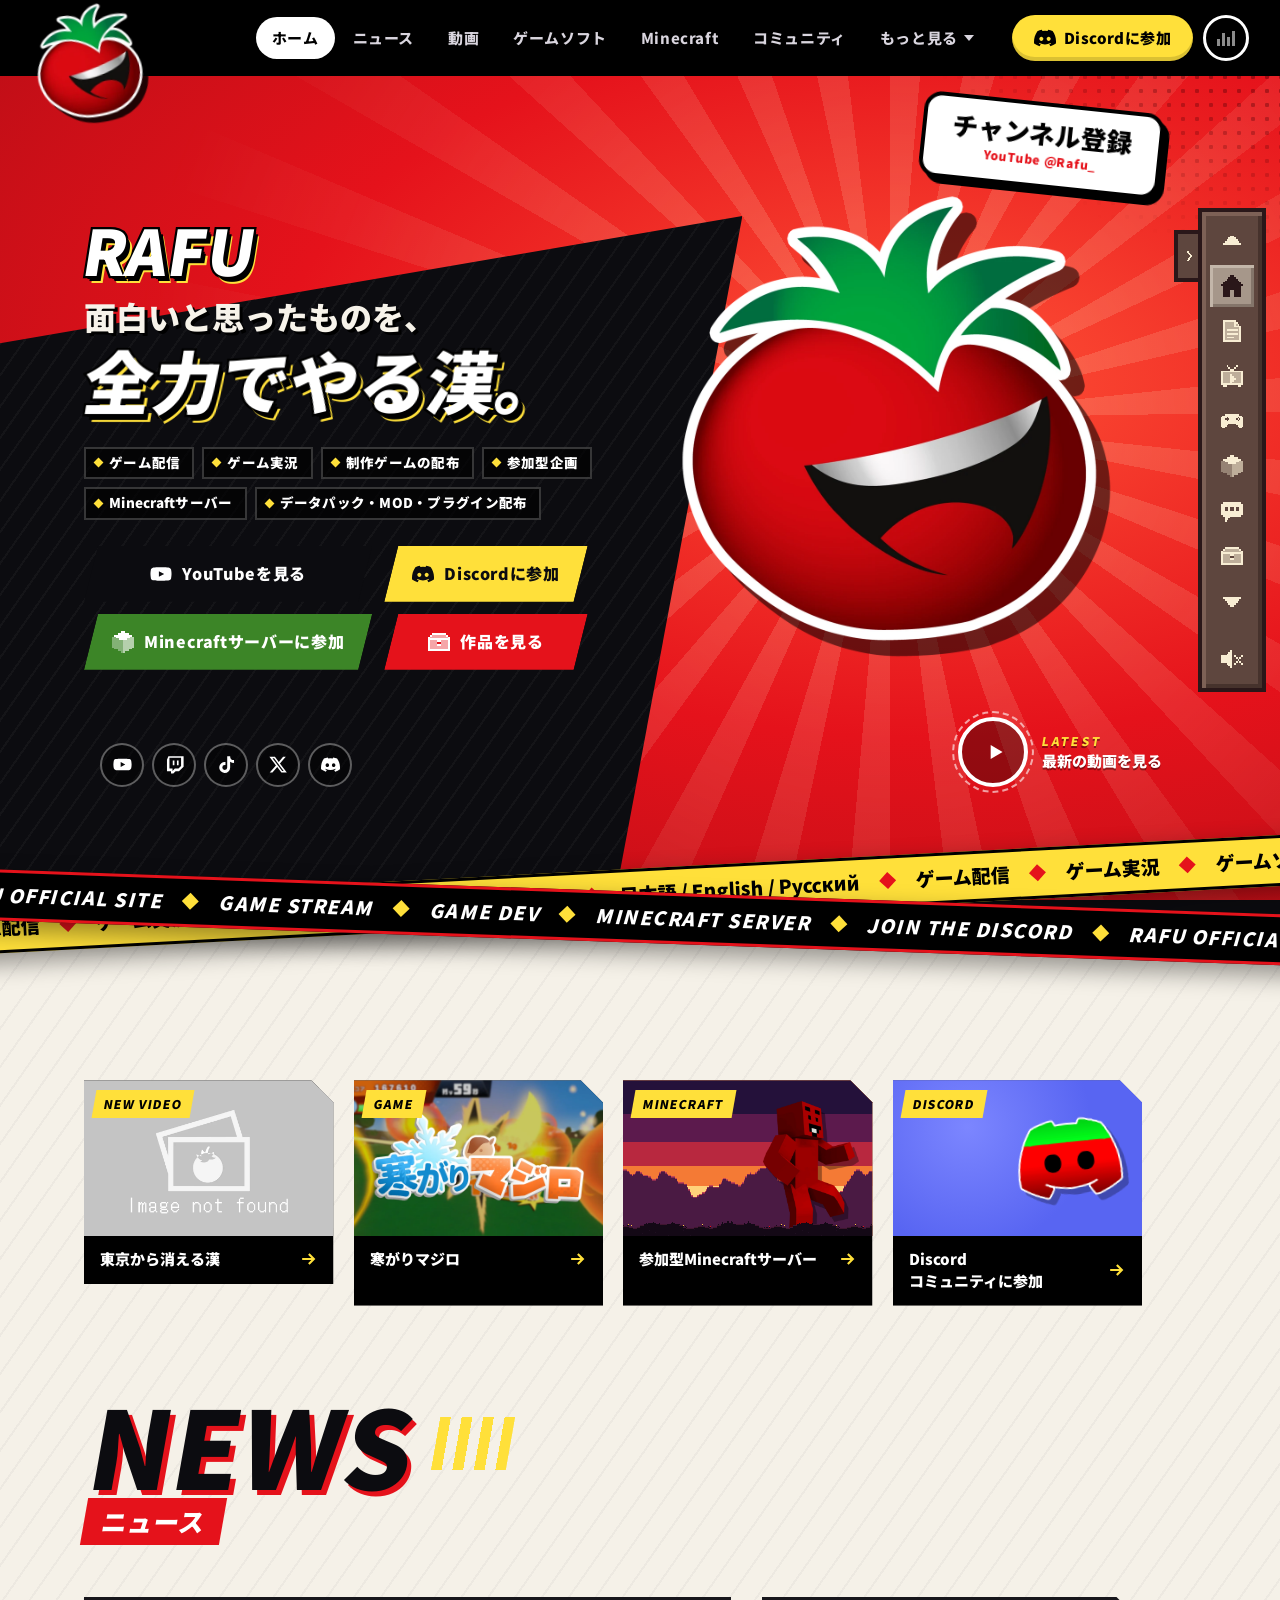
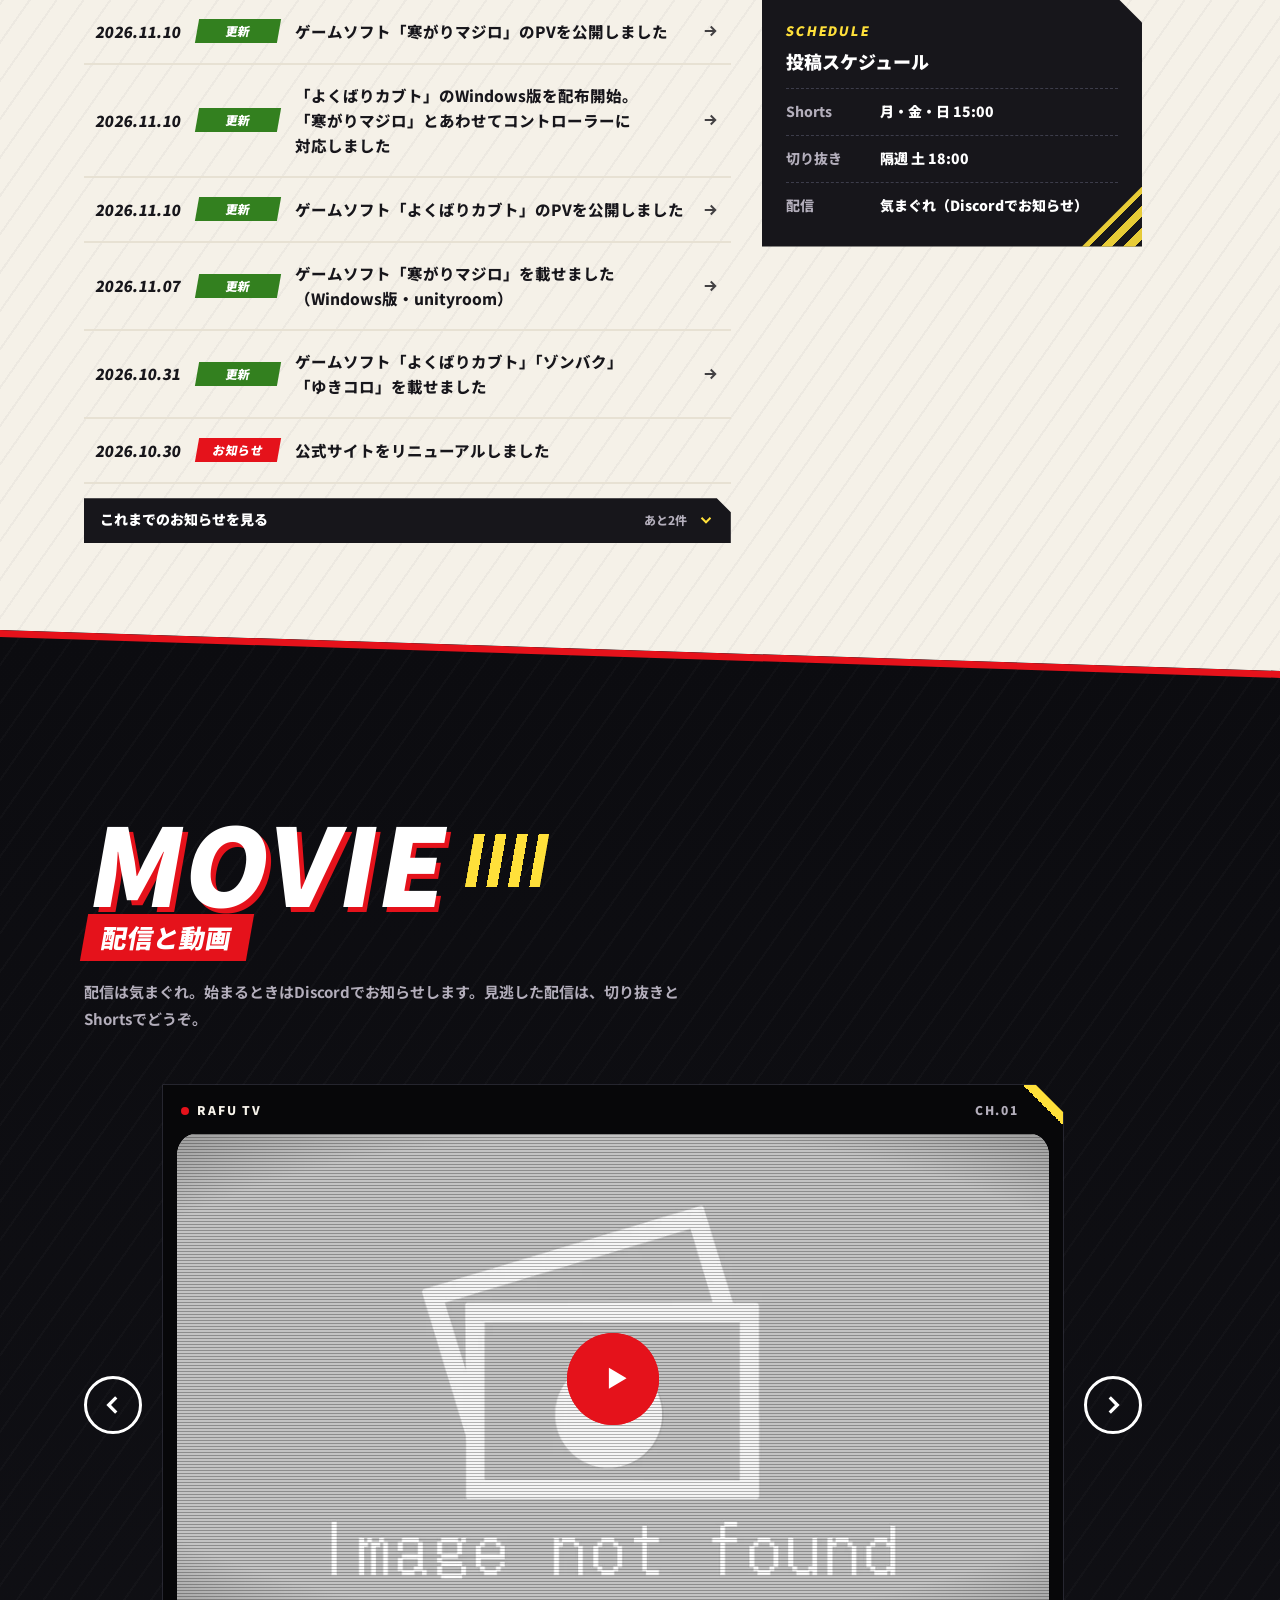
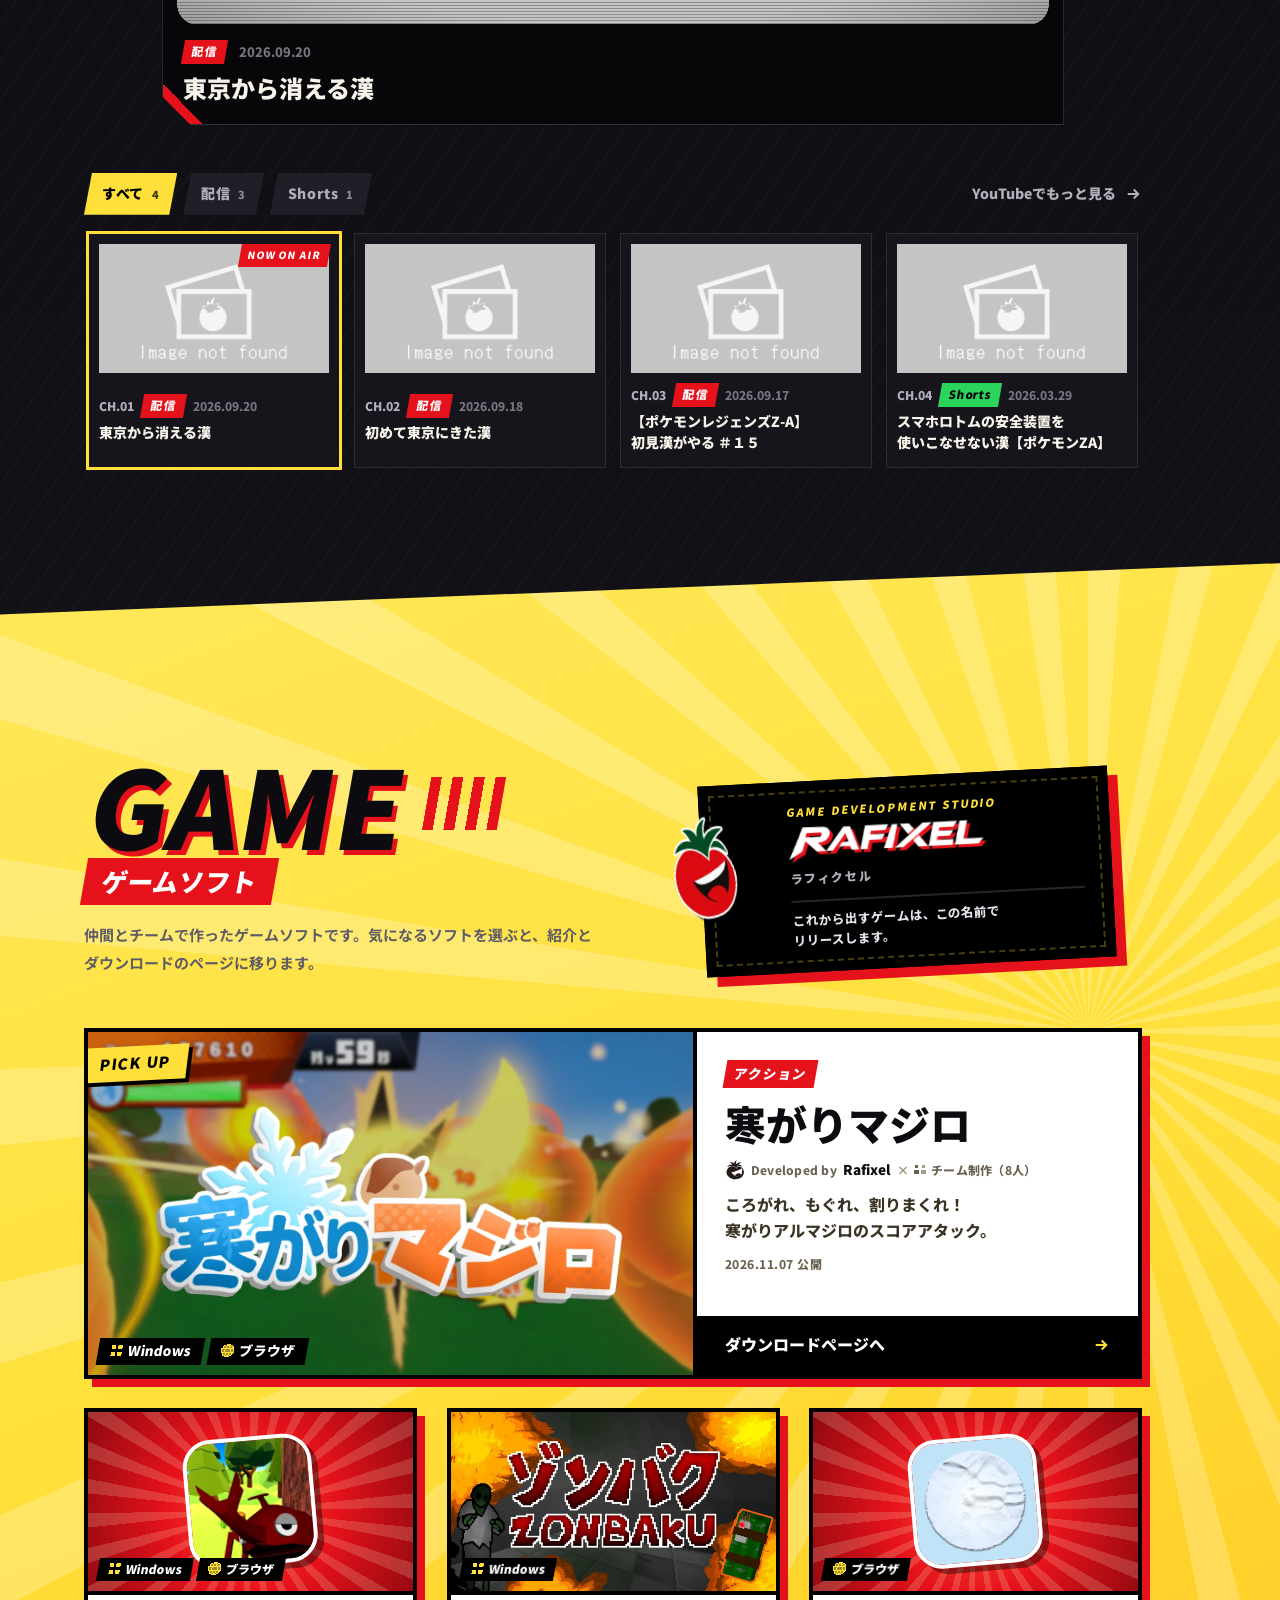
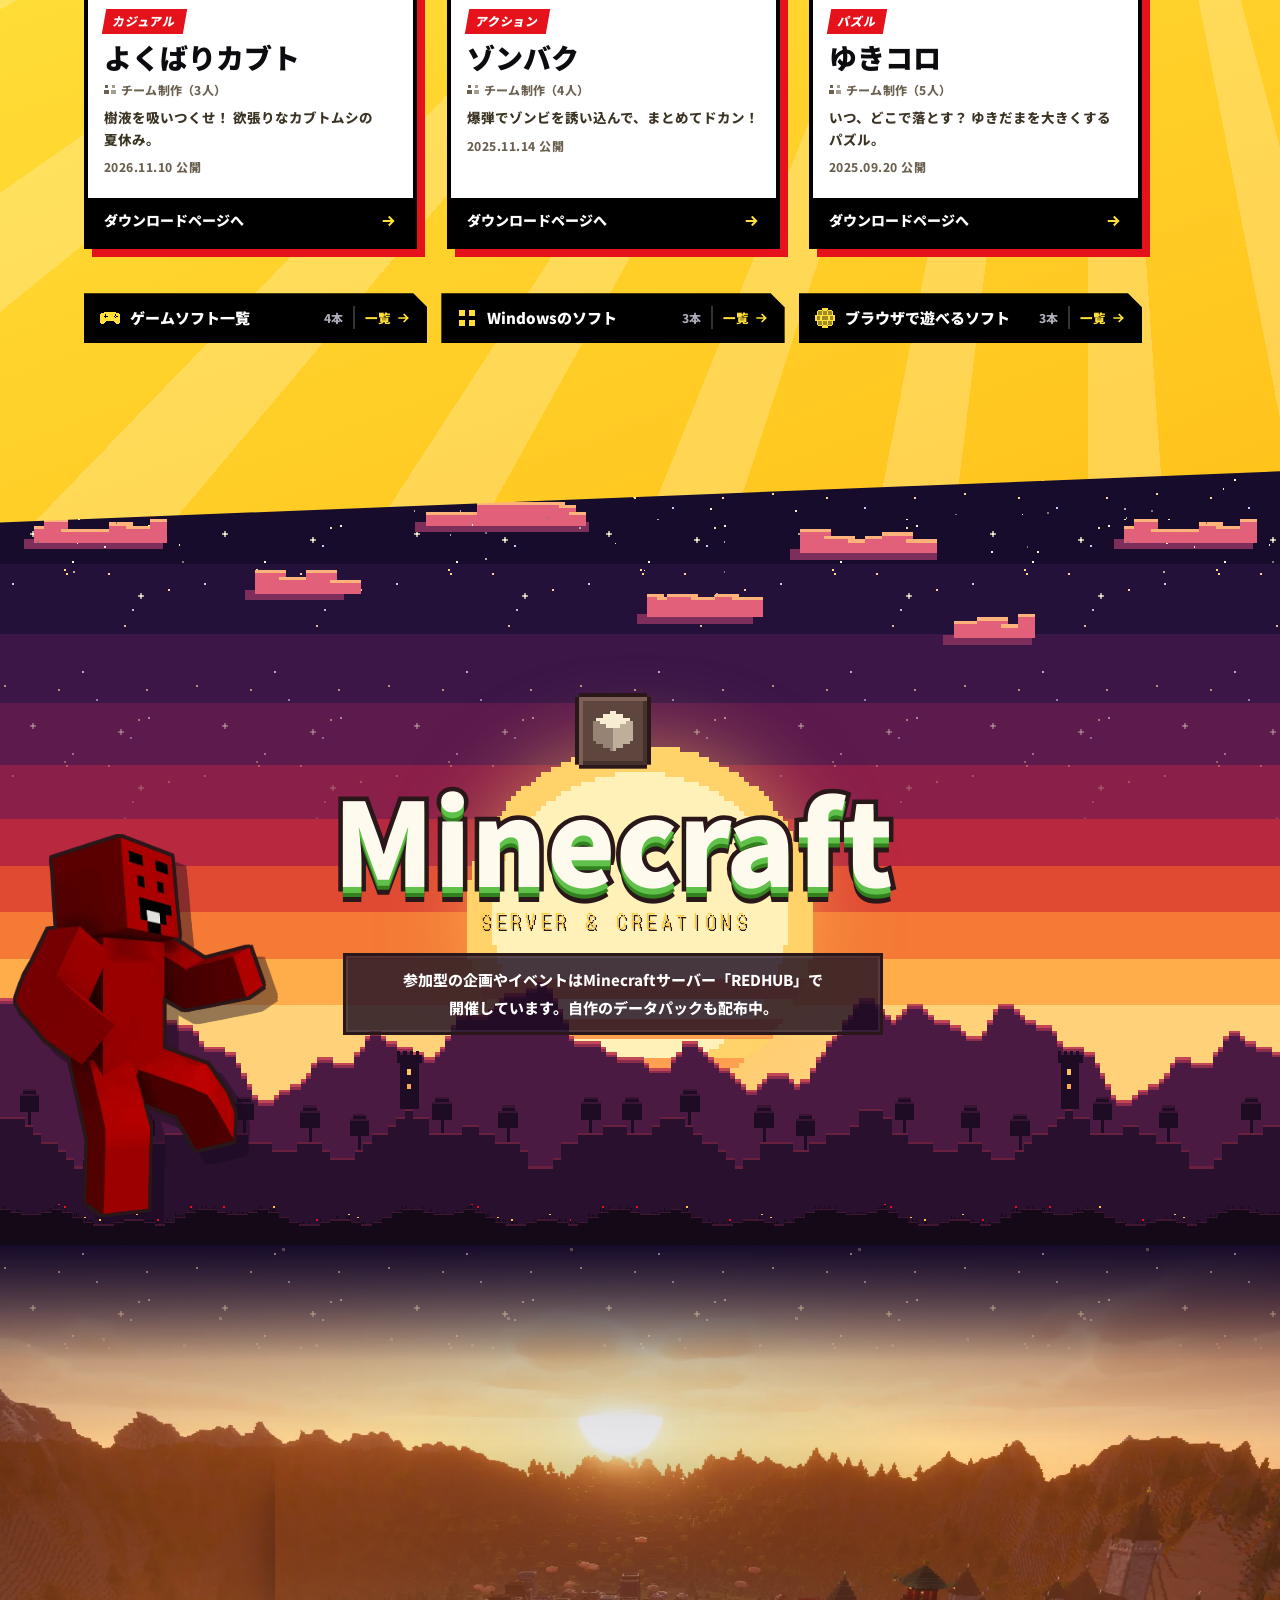
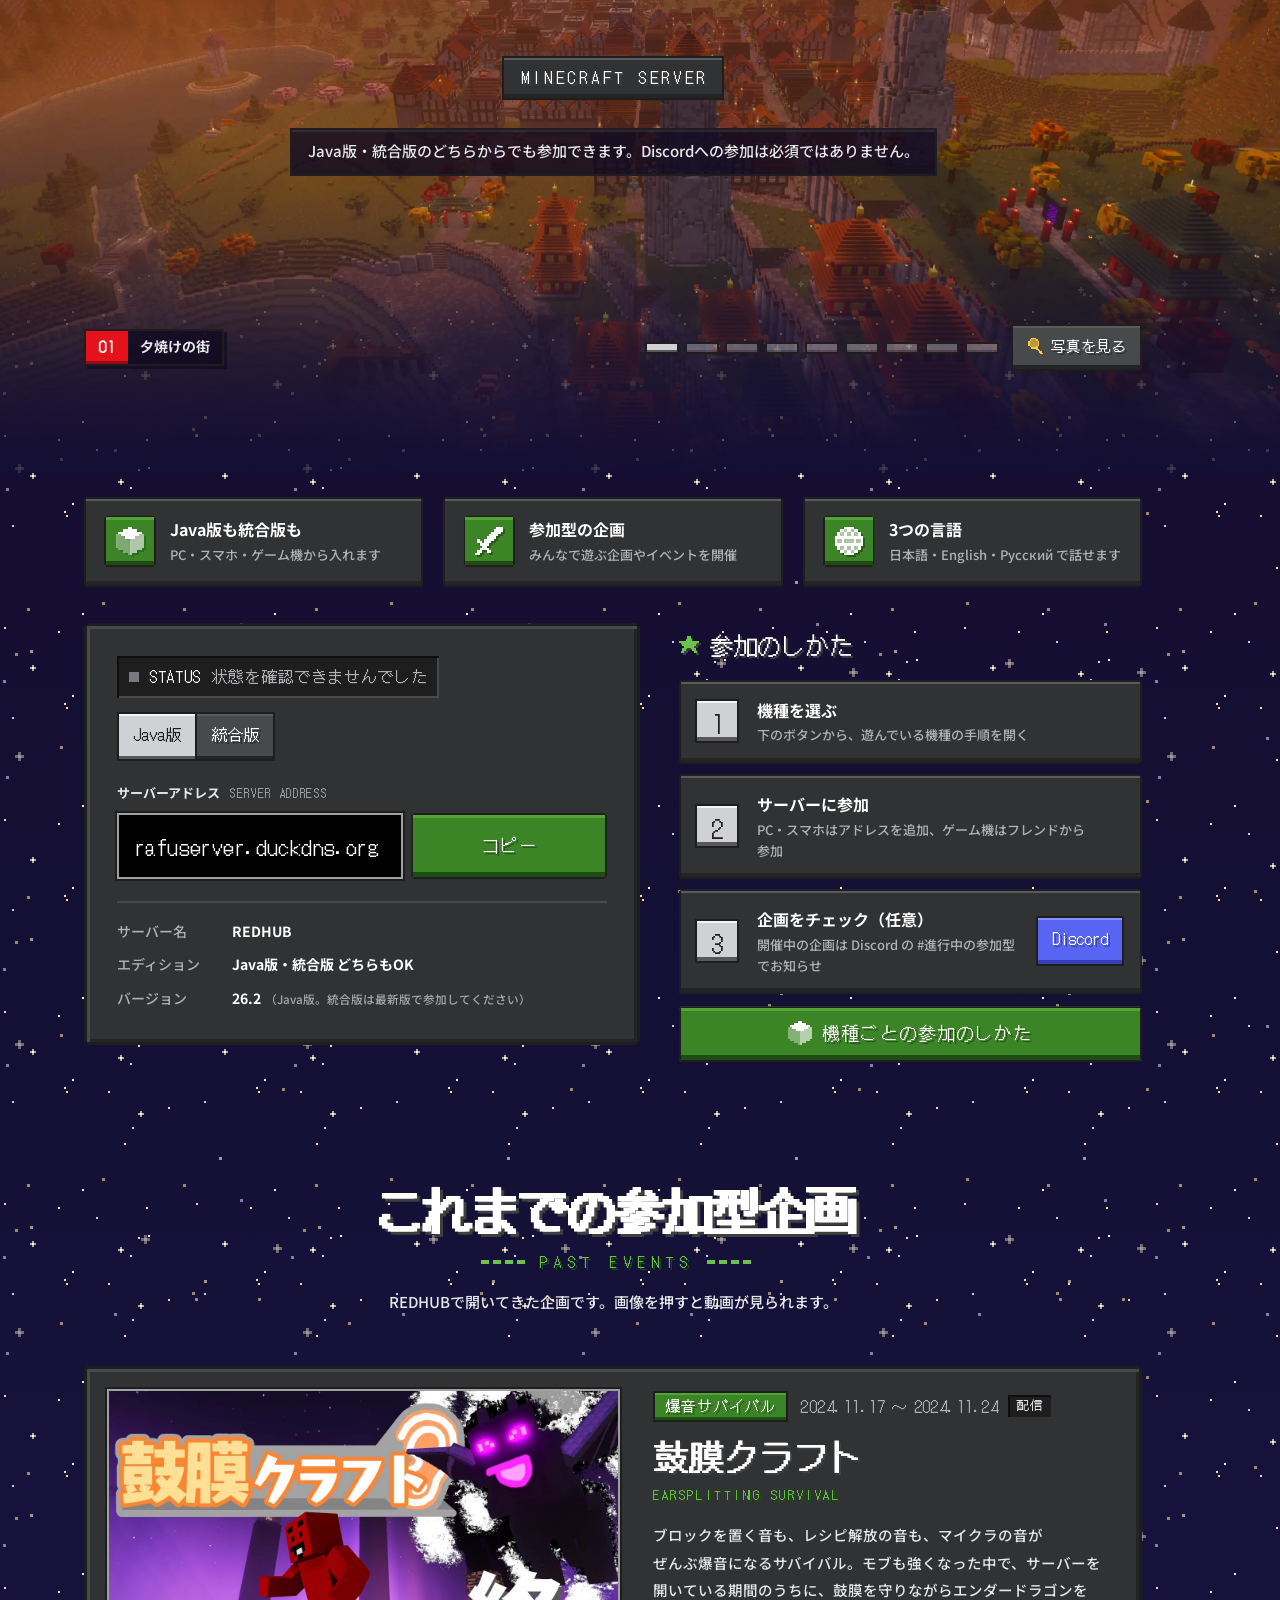
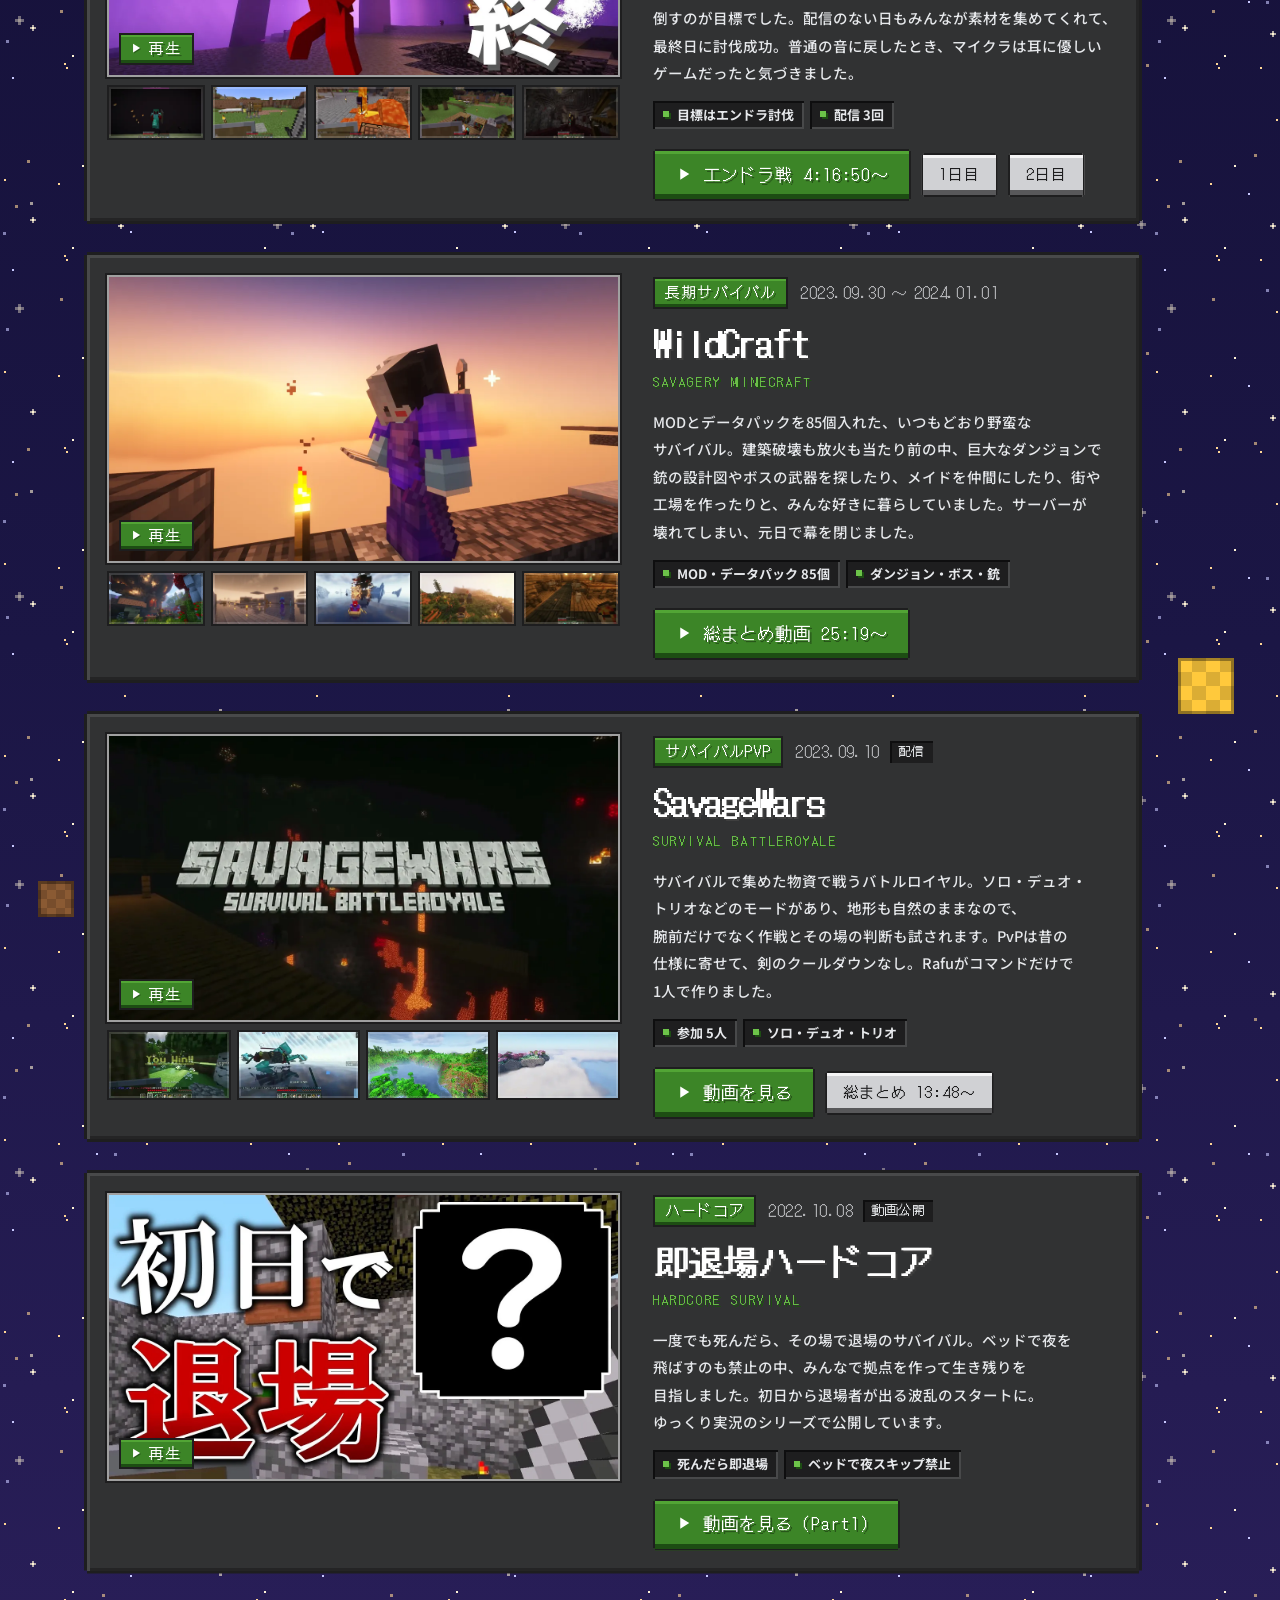
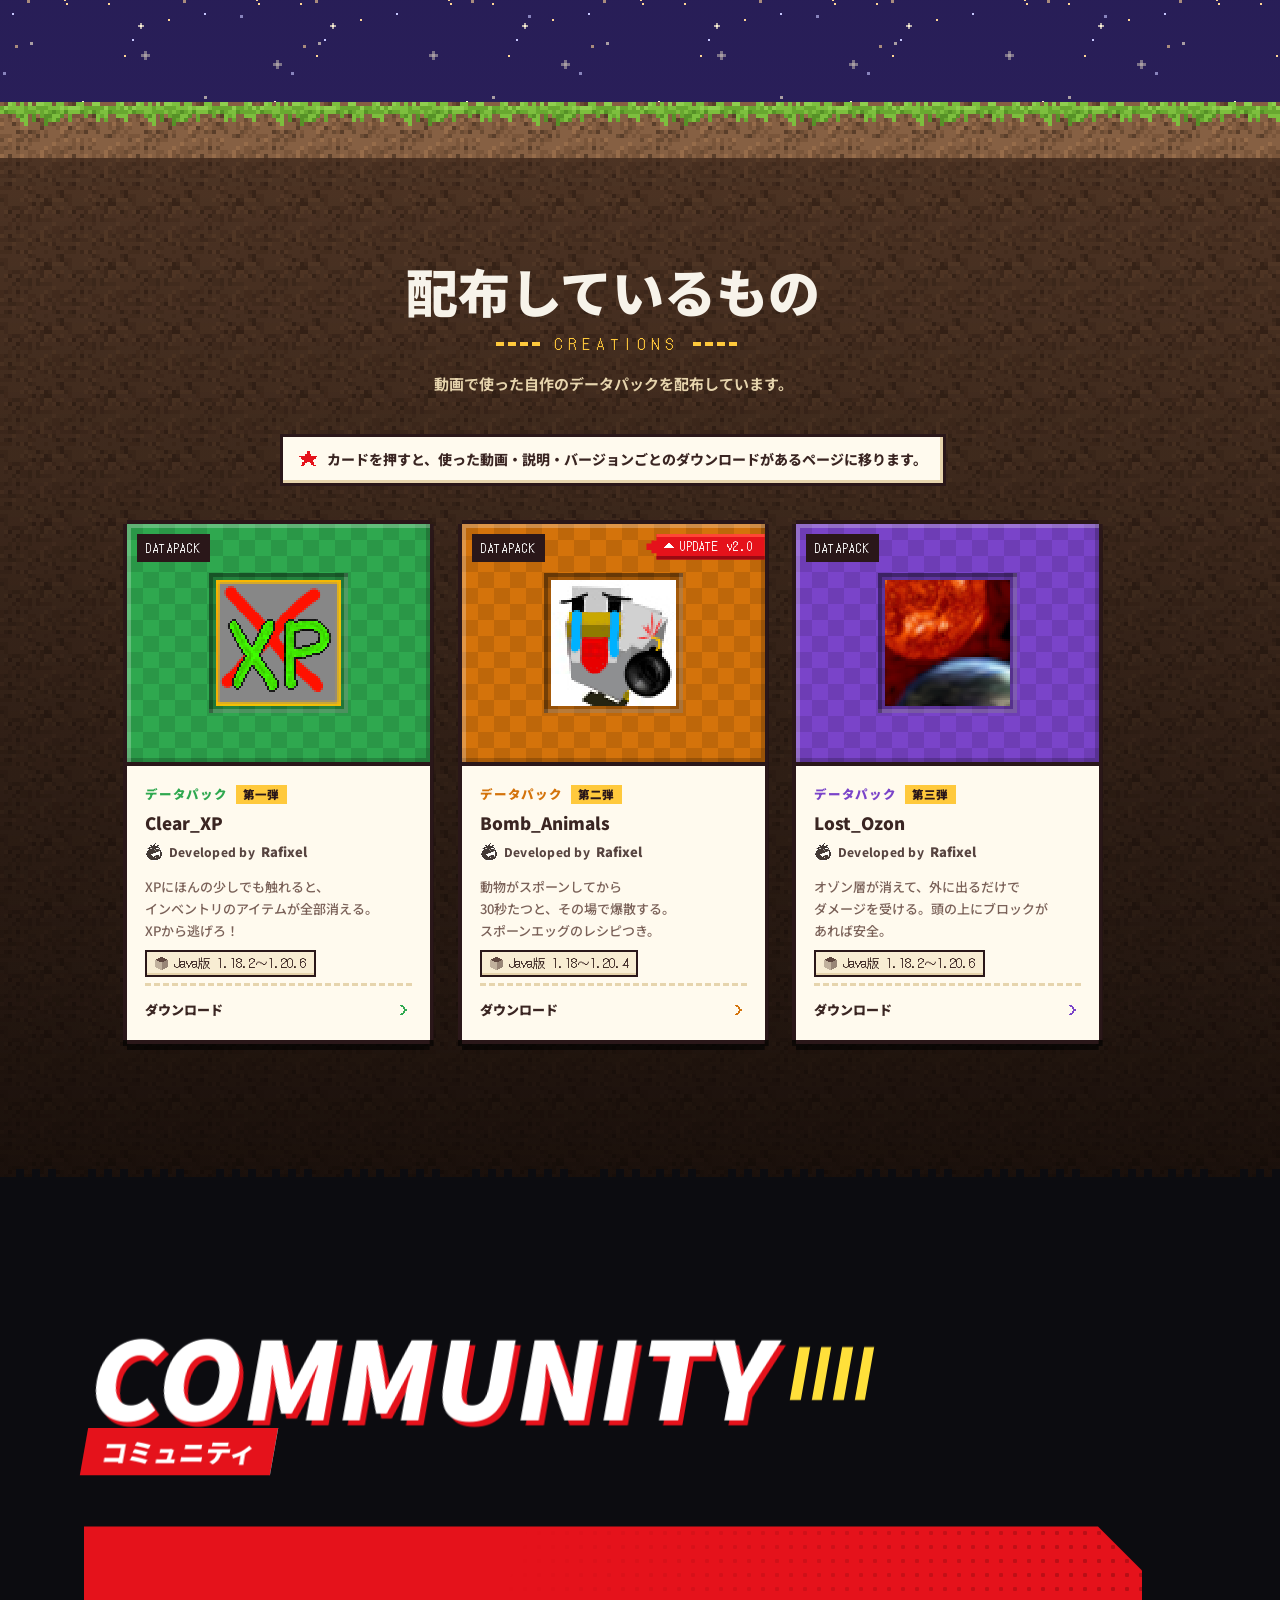
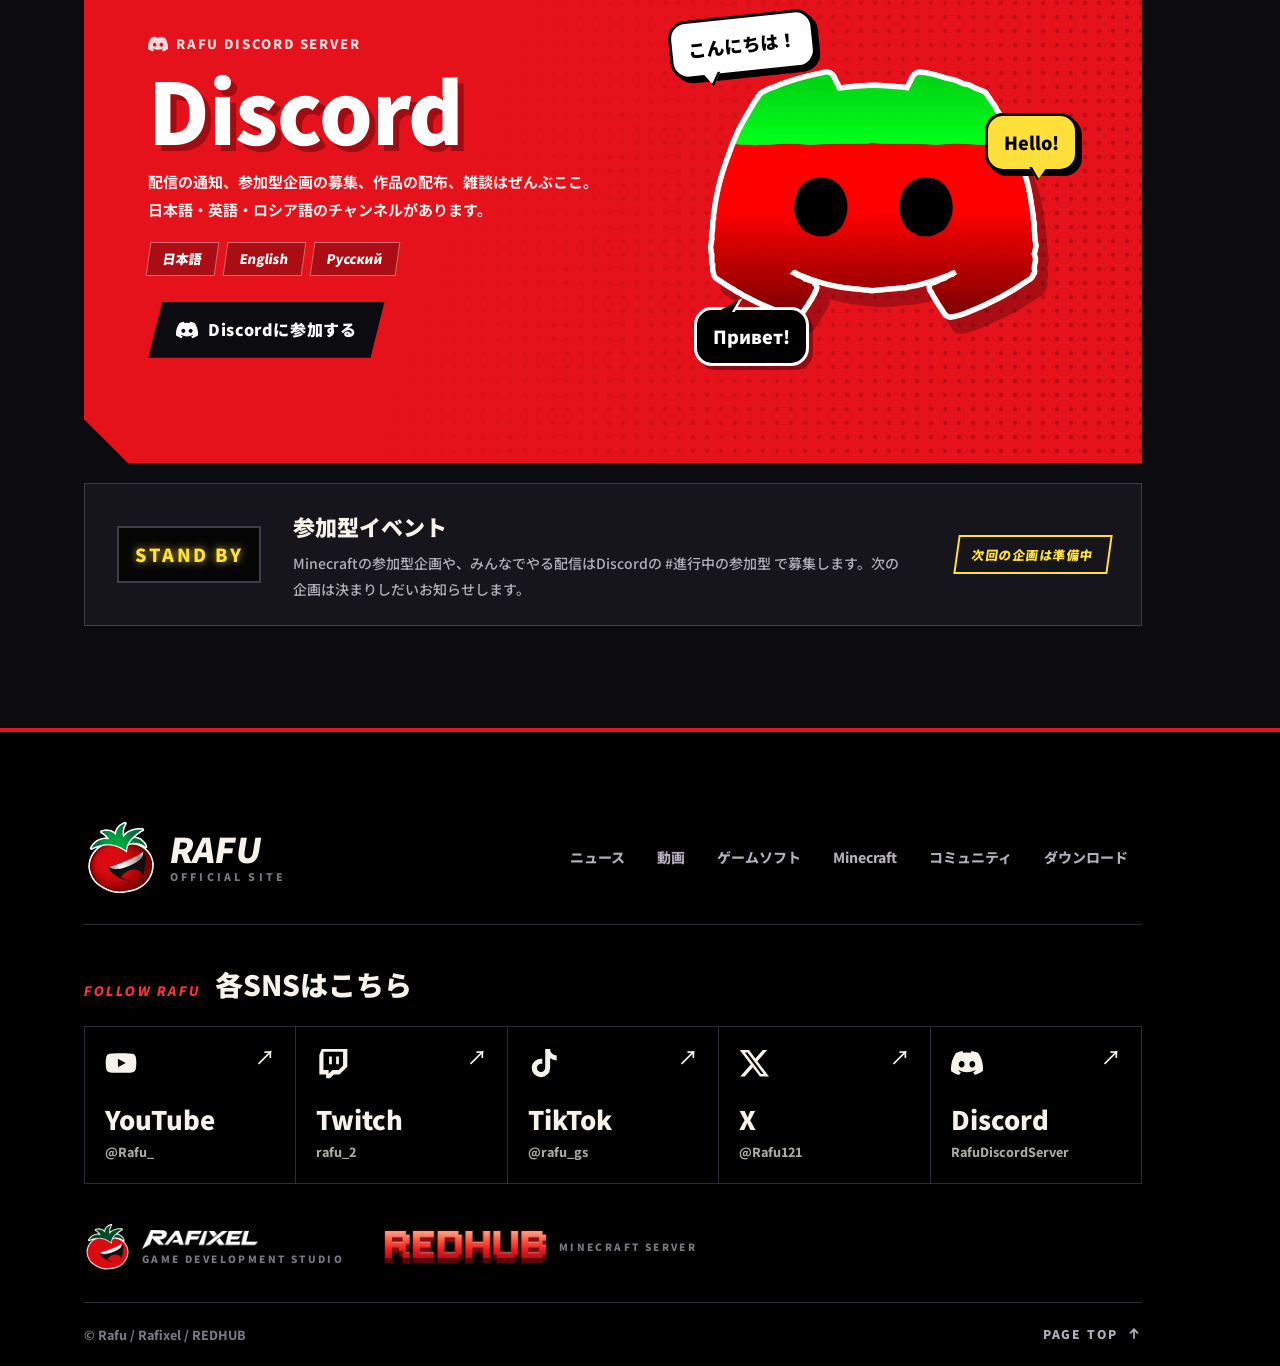
<file: index.html>
<!doctype html>
<html lang="ja" data-zone="stream">
<head>
<meta charset="utf-8">
<meta name="viewport" content="width=device-width, initial-scale=1, viewport-fit=cover">
<title>RAFU | Rafu 公式サイト</title>
<meta name="description" content="ゲーム配信・ゲーム実況・ゲームソフト制作のRafu公式サイト。ゲーム開発ブランド「Rafixel」、参加型Minecraftサーバー「REDHUB」、自作データパックの配布、Discordコミュニティの案内。">
<link rel="canonical" href="https://rafugh.github.io/rafu_site/">
<meta name="theme-color" content="#0c0c10">
<meta property="og:type" content="website">
<meta property="og:site_name" content="RAFU">
<meta property="og:title" content="RAFU | Rafu 公式サイト">
<meta property="og:description" content="面白いと思ったものを、全力でやる漢。ゲーム配信・実況・ゲームソフト・Minecraftサーバー。">
<meta property="og:url" content="https://rafugh.github.io/rafu_site/">
<meta property="og:image" content="https://rafugh.github.io/rafu_site/assets/img/og.png?v=20261107">
<meta property="og:image:width" content="1200">
<meta property="og:image:height" content="630">
<meta property="og:image:alt" content="RAFU 公式サイト。笑うトマトのロゴ">
<meta property="og:locale" content="ja_JP">
<meta name="twitter:card" content="summary_large_image">
<meta name="twitter:site" content="@Rafu121">
<meta name="twitter:title" content="RAFU | Rafu 公式サイト">
<meta name="twitter:description" content="面白いと思ったものを、全力でやる漢。ゲーム配信・実況・ゲームソフト・Minecraftサーバー。">
<meta name="twitter:image" content="https://rafugh.github.io/rafu_site/assets/img/og.png?v=20261107">
<link rel="icon" href="assets/img/favicon-32.png?v=20261101" sizes="32x32" type="image/png">
<link rel="icon" href="assets/img/favicon-192.png?v=20261101" sizes="192x192" type="image/png">
<link rel="apple-touch-icon" href="assets/img/apple-touch-icon.png?v=20261101">
<link rel="manifest" href="manifest.webmanifest">
<link rel="preconnect" href="https://fonts.googleapis.com">
<link rel="preconnect" href="https://fonts.gstatic.com" crossorigin>
<link rel="preconnect" href="https://i.ytimg.com">
<link rel="preconnect" href="https://raw.githubusercontent.com" crossorigin>
<link rel="stylesheet" href="https://fonts.googleapis.com/css2?family=DotGothic16&family=Noto+Sans+JP:wght@400..900&display=swap">
<link rel="preload" as="image" href="assets/img/logo-outline.webp" fetchpriority="high">
<!-- CSS・JSを更新したら ?v= の数字も変える（古いファイルがブラウザに残って表示が崩れるのを防ぐ）。ファビコンとog.pngを作り直したときは、上の ?v= も変える -->
<link rel="stylesheet" href="assets/css/style.css?v=20261116-4">
<script>
  (function (d) {
    var c = d.documentElement.classList;
    c.add('js');
    try {
      if (sessionStorage.getItem('rafu-seen') || matchMedia('(prefers-reduced-motion: reduce)').matches) c.add('no-loader');
      if (localStorage.getItem('rafu-gbar') === 'closed') c.add('gbar-closed');
    } catch (e) { c.add('no-loader'); }
    /* main.js が最後まで動かなかったときは、ローディングを消して中身をそのまま見せる */
    d.addEventListener('DOMContentLoaded', function () {
      if (!window.RAFU_READY) { c.remove('js'); c.add('no-loader'); }
    });
  })(document);
</script>
<!-- 検索エンジン向けの情報（サイトの名前と、各SNSが同じ人のものだと伝える。SNSのURLが変わったらここも直す） -->
<script type="application/ld+json">
{
  "@context": "https://schema.org",
  "@graph": [
    {
      "@type": "WebSite",
      "@id": "https://rafugh.github.io/rafu_site/#website",
      "url": "https://rafugh.github.io/rafu_site/",
      "name": "RAFU 公式サイト",
      "alternateName": ["RAFU", "Rafu"],
      "inLanguage": "ja",
      "publisher": { "@id": "https://rafugh.github.io/rafu_site/#rafu" }
    },
    {
      "@type": "Person",
      "@id": "https://rafugh.github.io/rafu_site/#rafu",
      "name": "Rafu",
      "url": "https://rafugh.github.io/rafu_site/",
      "image": "https://rafugh.github.io/rafu_site/assets/img/og.png",
      "description": "ゲーム配信・ゲーム実況・ゲームソフト制作。ゲーム開発ブランド「Rafixel」、参加型Minecraftサーバー「REDHUB」。",
      "sameAs": [
        "https://www.youtube.com/@Rafu_",
        "https://www.twitch.tv/rafu_2",
        "https://www.tiktok.com/@rafu_gs",
        "https://x.com/Rafu121"
      ]
    }
  ]
}
</script>
</head>
<body>

<!-- ローディング（1セッション1回だけ。クリックで飛ばせる） -->
<div class="loader" id="loader" aria-hidden="true">
  <div class="ld-half ld-top"></div>
  <div class="ld-half ld-bot"></div>
  <div class="ld-flash"></div>
  <div class="ld-core">
    <div class="ld-mark"><span class="ld-burst"></span><span class="ld-logo"></span></div>
    <p class="ld-msg">LOADING</p>
    <div class="ld-bar"><i></i></div>
    <p class="ld-num"><b>0</b>%</p>
  </div>
</div>

<a class="skip" href="#news">本文へスキップ</a>

<header class="hdr" id="hdr">
  <a class="hdr-logo" href="#home" aria-label="RAFU 公式サイト トップへ" data-sfx>
    <img src="assets/img/logo-outline-256.webp" alt="" width="256" height="256">
  </a>
  <nav class="hdr-nav" aria-label="メイン">
    <a href="#home" data-sfx>ホーム</a>
    <a href="#news" data-sfx>ニュース</a>
    <a href="#movie" data-sfx>動画</a>
    <a href="#game" data-sfx>ゲームソフト</a>
    <a href="#minecraft" data-sfx>Minecraft</a>
    <a href="#community" data-sfx>コミュニティ</a>
    <div class="hdr-more">
      <button class="hdr-more-btn" id="more-btn" type="button" aria-expanded="false" aria-controls="more-menu" data-sfx>もっと見る<i aria-hidden="true"></i></button>
      <div class="more-menu" id="more-menu" hidden>
        <p class="more-head">ページ</p>
        <div class="more-list"><a href="downloads.html" style="--brand:var(--mc-leaf-lo)" data-sfx><i class="px" data-px="chest"></i><span>ダウンロード</span><small>作品の配布</small></a></div>
        <p class="more-head">各SNS</p>
        <div class="more-list" data-sns-list></div>
      </div>
    </div>
  </nav>
  <div class="hdr-tools">
    <a class="pill-cta" href="#discord" aria-label="Discordに参加" data-sfx><span class="brand" data-icon="discord"></span><span>Discordに参加</span></a>
    <button class="round-btn" type="button" aria-pressed="false" data-sfx-toggle data-sfx><span class="eq" aria-hidden="true"><i></i><i></i><i></i><i></i></span></button>
    <button class="round-btn menu-btn" id="menu-btn" type="button" aria-expanded="false" aria-controls="menu" aria-label="メニューを開く" data-sfx>
      <span class="mb-lines" aria-hidden="true"><i></i><i></i><i></i></span>
    </button>
  </div>
  <div class="hdr-progress" aria-hidden="true"><i></i></div>
</header>

<nav class="menu" id="menu" aria-label="メニュー" inert>
  <div class="menu-bg menu-bg1"></div>
  <div class="menu-bg menu-bg2"></div>
  <div class="menu-inner">
    <ol class="menu-links">
      <li style="--i:0"><a href="#home" data-sfx><span class="ml-num">01</span><span class="ml-jp">ホーム</span><span class="ml-en">HOME</span></a></li>
      <li style="--i:1"><a href="#news" data-sfx><span class="ml-num">02</span><span class="ml-jp">ニュース</span><span class="ml-en">NEWS</span></a></li>
      <li style="--i:2"><a href="#movie" data-sfx><span class="ml-num">03</span><span class="ml-jp">動画</span><span class="ml-en">MOVIE</span></a></li>
      <li style="--i:3"><a href="#game" data-sfx><span class="ml-num">04</span><span class="ml-jp">ゲームソフト</span><span class="ml-en">GAME</span></a></li>
      <li style="--i:4"><a href="#minecraft" data-sfx><span class="ml-num">05</span><span class="ml-jp">Minecraft</span><span class="ml-en">MINECRAFT</span></a></li>
      <li style="--i:5"><a href="#community" data-sfx><span class="ml-num">06</span><span class="ml-jp">コミュニティ</span><span class="ml-en">COMMUNITY</span></a></li>
      <li style="--i:6"><a href="downloads.html" data-sfx><span class="ml-num">07</span><span class="ml-jp">ダウンロード</span><span class="ml-en">DOWNLOADS</span></a></li>
    </ol>
    <div class="menu-foot">
      <a class="pill-cta" href="#discord" data-sfx><span class="brand" data-icon="discord"></span><span>Discordに参加</span></a>
      <div class="menu-sns" data-sns-icons></div>
    </div>
    <img class="menu-mascot" src="assets/img/logo-outline-256.webp" alt="" width="220" height="220" loading="lazy">
  </div>
</nav>

<!-- 右端のツールバー（ページ内移動と効果音。全ページ共通の木のパネル） -->
<aside class="gbar" id="gbar" aria-label="ページ内ナビ">
  <button class="gbar-tab" id="gbar-tab" type="button" aria-expanded="true" aria-controls="gbar-panel" aria-label="ナビをしまう" data-sfx><i class="px" data-px="right"></i></button>
  <div class="gbar-panel" id="gbar-panel">
    <button class="gbar-cell gbar-arrow" type="button" data-step="-1" data-tip="ひとつ上へ" aria-label="ひとつ上のセクションへ" data-sfx><i class="px" data-px="up"></i></button>
    <nav class="gbar-nav" aria-label="セクション">
      <a class="gbar-cell" href="#home" data-tip="ホーム" data-sfx><i class="px" data-px="home"></i><span class="sr-only">ホーム</span></a>
      <a class="gbar-cell" href="#news" data-tip="ニュース" data-sfx><i class="px" data-px="news"></i><span class="sr-only">ニュース</span></a>
      <a class="gbar-cell" href="#movie" data-tip="動画" data-sfx><i class="px" data-px="tv"></i><span class="sr-only">動画</span></a>
      <a class="gbar-cell" href="#game" data-tip="ゲームソフト" data-sfx><i class="px" data-px="game"></i><span class="sr-only">ゲームソフト</span></a>
      <a class="gbar-cell" href="#minecraft" data-tip="Minecraft" data-sfx><i class="px" data-px="cube"></i><span class="sr-only">Minecraft</span></a>
      <a class="gbar-cell" href="#community" data-tip="コミュニティ" data-sfx><i class="px" data-px="chat"></i><span class="sr-only">コミュニティ</span></a>
      <a class="gbar-cell" href="downloads.html" data-tip="ダウンロード" data-sfx><i class="px" data-px="chest"></i><span class="sr-only">ダウンロード</span></a>
    </nav>
    <button class="gbar-cell gbar-arrow" type="button" data-step="1" data-tip="ひとつ下へ" aria-label="ひとつ下のセクションへ" data-sfx><i class="px" data-px="down"></i></button>
    <span class="gbar-sep" aria-hidden="true"></span>
    <button class="gbar-cell" type="button" aria-pressed="false" data-sfx-toggle data-tip="効果音 OFF" data-sfx><i class="px" data-px="mute"></i></button>
  </div>
</aside>

<main>
  <!-- HOME -->
  <section class="kv" id="home" data-section data-zone="stream" data-en="HOME">
    <div class="kv-bg" aria-hidden="true">
      <div class="kv-burst" data-depth="8"><i></i></div>
      <div class="kv-dots"></div>
      <div class="kv-streaks"><i style="--y:18%;--d:0s;--w:38%"></i><i style="--y:34%;--d:1.1s;--w:22%"></i><i style="--y:52%;--d:.5s;--w:30%"></i><i style="--y:66%;--d:1.7s;--w:44%"></i><i style="--y:80%;--d:.8s;--w:26%"></i><i style="--y:26%;--d:2.3s;--w:18%"></i></div>
      <div class="kv-band"></div>
    </div>

    <div class="kv-inner wrap">
      <div class="kv-copy">
        <h1 class="kv-logo">
          <span class="logo-word glitch" data-text="RAFU" aria-hidden="true">RAFU</span>
          <span class="sr-only">Rafu 公式サイト</span>
        </h1>
        <p class="kv-catch">
          <span class="line"><span data-split>面白いと思ったものを、</span></span>
          <span class="line line-big"><span data-split data-split-offset="11">全力でやる漢。</span></span>
        </p>
        <!-- やっていること（増えたら li を足す） -->
        <ul class="kv-do" aria-label="やっていること">
          <li>ゲーム配信</li>
          <li>ゲーム実況</li>
          <li>制作ゲームの配布</li>
          <li>参加型企画</li>
          <li>Minecraftサーバー</li>
          <li>データパック・MOD・プラグイン配布</li>
        </ul>
        <div class="kv-cta">
          <a class="btn btn-ink" href="https://www.youtube.com/@Rafu_" data-link="youtube" target="_blank" rel="noopener" data-sfx>
            <span class="btn-face"><span class="brand" data-icon="youtube"></span><span>YouTubeを見る</span></span>
          </a>
          <a class="btn btn-yellow" href="#discord" data-sfx>
            <span class="btn-face"><span class="brand" data-icon="discord"></span><span>Discordに参加</span></span>
          </a>
          <!-- 押すとMinecraftの欄のREDHUB（サーバーの案内 #redhub）までスクロール -->
          <a class="btn btn-mc" href="#redhub" data-sfx>
            <span class="btn-face"><i class="px" data-px="cube"></i><span>Minecraftサーバーに参加</span></span>
          </a>
          <!-- 作品（ゲームソフト・データパック）のダウンロードページへ -->
          <a class="btn btn-red" href="downloads.html" data-sfx>
            <span class="btn-face"><i class="px" data-px="chest"></i><span>作品を見る</span></span>
          </a>
        </div>
      </div>

      <div class="kv-stage">
        <div class="kv-mascot" data-depth="18">
          <button class="mascot" id="mascot" type="button" aria-label="トマトを笑わせる">
            <img class="mascot-img" id="mascot-img" src="assets/img/logo-outline.webp" alt="" width="1024" height="1024" fetchpriority="high">
          </button>
        </div>
        <div class="kv-pops" id="kv-pops" aria-hidden="true">
          <span class="pop p1">アハハ</span>
          <span class="pop p2">ハハッ!</span>
        </div>
      </div>
    </div>

    <button class="kv-play" id="kv-play" type="button" data-sfx>
      <span class="kv-play-ring" aria-hidden="true"><svg viewBox="0 0 24 24"><path d="M8 5.5v13l11-6.5z"/></svg></span>
      <span class="kv-play-label"><small>LATEST</small>最新の動画を見る</span>
    </button>
    <a class="kv-sticker" href="https://www.youtube.com/@Rafu_" data-link="youtube" target="_blank" rel="noopener" data-sfx>
      <span class="ks-main">チャンネル登録</span><span class="ks-sub">YouTube @Rafu_</span>
    </a>
    <div class="kv-sns" data-sns-icons></div>
  </section>

  <div class="tapes" aria-hidden="true">
    <div class="tape tape-y">
      <div class="tape-track" data-marquee>
        <div class="tape-seq"><span>ゲーム配信</span><span>ゲーム実況</span><span>ゲームソフト</span><span>参加型Minecraft</span><span>日本語 / English / Русский</span></div>
      </div>
    </div>
    <div class="tape tape-k">
      <div class="tape-track rev" data-marquee>
        <div class="tape-seq"><span>RAFU OFFICIAL SITE</span><span>GAME STREAM</span><span>GAME DEV</span><span>MINECRAFT SERVER</span><span>JOIN THE DISCORD</span></div>
      </div>
    </div>
  </div>

  <!-- NEWS（ピックアップとお知らせ） -->
  <section class="sec sec-news" id="news" data-section data-zone="stream" data-en="NEWS">
    <div class="wrap">
      <div class="pickup" id="pickup" data-reveal></div>

      <header class="sh" data-reveal>
        <p class="sh-en" aria-hidden="true">NEWS</p>
        <h2 class="sh-jp"><span>ニュース</span></h2>
      </header>
      <div class="news-grid">
        <ul class="news-list" id="news-list" data-reveal></ul>
        <aside class="sched" data-reveal style="--d:.1s">
          <p class="sched-head"><span>SCHEDULE</span><b>投稿スケジュール</b></p>
          <dl class="sched-list" id="sched-list"></dl>
        </aside>
      </div>
    </div>
  </section>

  <!-- MOVIE -->
  <section class="sec sec-movie" id="movie" data-section data-zone="stream" data-en="MOVIE" data-progress>
    <div class="wrap">
      <header class="sh" data-reveal>
        <p class="sh-en" aria-hidden="true">MOVIE</p>
        <h2 class="sh-jp"><span>配信と動画</span></h2>
        <p class="sh-lead">配信は気まぐれ。始まるときはDiscordでお知らせします。見逃した配信は、切り抜きとShortsでどうぞ。</p>
      </header>

      <div class="tv-wrap" data-reveal>
        <button class="tv-arrow prev" id="tv-prev" type="button" aria-label="前の動画" data-sfx><svg viewBox="0 0 24 24" aria-hidden="true"><path d="M15 5l-7 7 7 7"/></svg></button>
        <div class="tv" id="tv">
          <div class="tv-bar"><span class="tv-live"><i></i>RAFU TV</span><span id="tv-ch">CH.01</span></div>
          <button class="tv-screen" id="tv-screen" type="button" aria-label="動画を再生" data-sfx>
            <img id="tv-img" alt="" width="1280" height="720">
            <canvas class="tv-noise" id="tv-noise" width="96" height="54"></canvas>
            <span class="tv-osd" id="tv-osd">CH.01</span>
            <span class="tv-play" aria-hidden="true"><svg viewBox="0 0 24 24"><path d="M8 5.5v13l11-6.5z"/></svg></span>
          </button>
          <div class="tv-info">
            <p class="tv-meta"><span class="kind" id="tv-kind">配信</span><time id="tv-date"></time></p>
            <p class="tv-title" id="tv-title"></p>
          </div>
        </div>
        <button class="tv-arrow next" id="tv-next" type="button" aria-label="次の動画" data-sfx><svg viewBox="0 0 24 24" aria-hidden="true"><path d="M9 5l7 7-7 7"/></svg></button>
      </div>

      <div class="ch-bar" data-reveal>
        <div class="ch-tabs" id="ch-tabs" role="tablist" aria-label="動画の種類"></div>
        <a class="ch-more" href="https://www.youtube.com/@Rafu_" data-link="youtube" target="_blank" rel="noopener" data-sfx><span>YouTubeでもっと見る</span><svg viewBox="0 0 24 24" aria-hidden="true"><path d="M5 12h13M13 6l6 6-6 6"/></svg></a>
      </div>
      <ol class="ch-list" id="ch-list" data-reveal></ol>
    </div>
  </section>

  <!-- GAME -->
  <section class="sec sec-game" id="game" data-section data-zone="stream" data-en="GAME" data-progress>
    <div class="wrap">
      <div class="game-head">
        <header class="sh sh-dark" data-reveal>
          <p class="sh-en" aria-hidden="true">GAME</p>
          <h2 class="sh-jp"><span>ゲームソフト</span></h2>
          <p class="sh-lead">仲間とチームで作ったゲームソフトです。気になるソフトを選ぶと、紹介とダウンロードのページに移ります。</p>
        </header>
        <!-- ゲーム開発のブランド（名前を変えるときは、ここと下のフッター・downloads.html のフッターを書き換える） -->
        <div class="studio" data-reveal style="--d:.25s">
          <img class="studio-logo" src="assets/img/logo-outline-flat-256.webp" alt="" width="256" height="256" loading="lazy">
          <div class="studio-body">
            <p class="studio-en">GAME DEVELOPMENT STUDIO</p>
            <p class="studio-name"><img src="assets/img/rafixel-logo-white.webp" alt="Rafixel" width="1024" height="168"></p>
            <p class="studio-kana">ラフィクセル</p>
            <p class="studio-note">これから出すゲームは、この名前でリリースします。</p>
          </div>
        </div>
      </div>
      <div class="softs" id="games-list"></div>
      <nav class="soft-lists" id="games-lists" aria-label="ゲームソフトの一覧" data-reveal></nav>
    </div>
  </section>

  <!-- MINECRAFT（ここだけドット絵の世界） -->
  <section class="mc" id="minecraft" data-section data-zone="mc" data-en="MINECRAFT">
    <div class="mc-hero">
      <div class="mc-scene" aria-hidden="true">
        <div class="mc-sky"></div>
        <div class="mc-stars"></div>
        <div class="mc-sun"></div>
        <div class="mc-layer mc-clouds"><i></i></div>
        <div class="mc-layer mc-far"><i></i></div>
        <div class="mc-layer mc-mid"><i></i></div>
        <img class="mc-chara" src="assets/img/rafu-mc.webp" alt="" width="589" height="900" loading="lazy" decoding="async" data-reveal>
        <div class="mc-layer mc-near"><i></i></div>
      </div>
      <header class="mc-head wrap" data-reveal>
        <span class="mc-icon"><i class="px" data-px="cube"></i></span>
        <h2 class="mc-title">Minecraft</h2>
        <p class="mc-en">SERVER &amp; CREATIONS</p>
        <p class="mc-lead">参加型の企画やイベントはMinecraftサーバー「REDHUB」で開催しています。自作のデータパックも配布中。</p>
      </header>
    </div>

    <div class="mc-server has-world" id="redhub" data-progress>
      <div class="srv-sky" aria-hidden="true"><i></i><i></i></div>
      <div class="voxels" aria-hidden="true">
        <div class="cube" style="--s:72px;--c:#e5121b;--x:5%;--y:10%;--t:22s"><i></i><i></i><i></i><i></i><i></i><i></i></div>
        <div class="cube" style="--s:44px;--c:#5fc14a;--x:90%;--y:8%;--t:16s;--r:-1"><i></i><i></i><i></i><i></i><i></i><i></i></div>
        <div class="cube" style="--s:56px;--c:#ffc93c;--x:92%;--y:72%;--t:26s"><i></i><i></i><i></i><i></i><i></i><i></i></div>
        <div class="cube" style="--s:36px;--c:#8a5a33;--x:3%;--y:78%;--t:18s;--r:-1"><i></i><i></i><i></i><i></i><i></i><i></i></div>
      </div>
      <!-- ワールドの写真（中身は content.js の server.world。ゆっくり寄りながら切りかわる）とサーバーの名前・ロゴ -->
      <div class="srv-world" id="srv-world">
        <div class="sw-slides" id="sw-slides" aria-hidden="true"></div>
        <div class="sw-shade" aria-hidden="true"></div>
        <div class="wrap sw-inner">
          <!-- ロゴは assets/img/redhub-logo.webp。元データは assets/img/logo/redhub-logo.png -->
          <header class="px-head srv-head" data-reveal>
            <h3 class="srv-logo"><span class="sr-only">Minecraftサーバー </span><img src="assets/img/redhub-logo.webp" alt="REDHUB" width="1306" height="273" loading="lazy" decoding="async"></h3>
            <p class="srv-tag"><span>MINECRAFT SERVER</span></p>
            <p class="px-lead">Java版・統合版のどちらからでも参加できます。Discordへの参加は必須ではありません。</p>
          </header>
        </div>
        <div class="wrap sw-ui" id="sw-ui" hidden>
          <p class="sw-cap" aria-live="polite"><span class="sw-no" id="sw-no">01</span><span id="sw-txt"></span></p>
          <div class="sw-ctrl">
            <div class="sw-dots" id="sw-dots" role="group" aria-label="写真を切りかえる"></div>
            <button class="sw-zoom" id="sw-zoom" type="button" data-sfx><i class="px" data-px="search"></i><span>写真を見る</span></button>
          </div>
        </div>
      </div>

      <div class="wrap">

        <ul class="feats">
          <li class="feat" data-reveal><span class="feat-icon"><i class="px" data-px="cube"></i></span><b>Java版も統合版も</b><span>PC・スマホ・ゲーム機から入れます</span></li>
          <li class="feat" data-reveal style="--d:.08s"><span class="feat-icon"><i class="px" data-px="sword"></i></span><b>参加型の企画</b><span>みんなで遊ぶ企画やイベントを開催</span></li>
          <li class="feat" data-reveal style="--d:.16s"><span class="feat-icon"><i class="px" data-px="globe"></i></span><b>3つの言語</b><span>日本語・English・Русский で話せます</span></li>
        </ul>

        <div class="srv-grid">
          <div class="panel srv-card" data-reveal>
            <div class="srv-top">
              <p class="srv-status" id="srv-status" data-state="checking" aria-live="polite"><span class="dot" aria-hidden="true"></span><b class="st-label">確認中…</b><span class="st-detail"></span></p>
              <div class="srv-ed" role="tablist" aria-label="エディション">
                <button type="button" role="tab" aria-selected="true" data-ed="java" data-sfx>Java版</button>
                <button type="button" role="tab" aria-selected="false" data-ed="bedrock" data-sfx>統合版</button>
              </div>
            </div>

            <div class="srv-field">
              <span class="srv-lbl">サーバーアドレス<small>SERVER ADDRESS</small></span>
              <div class="srv-row">
                <code class="srv-code" id="srv-address">rafuserver.duckdns.org</code>
                <button class="pxbtn pxbtn-green copy-btn" type="button" data-copy="#srv-address" data-sfx><span class="copy-lbl"><span data-l="">コピー</span><span data-l="done">コピーしました</span><span data-l="sel">選択しました</span></span></button>
              </div>
            </div>
            <div class="srv-field srv-port" id="srv-port-field" hidden>
              <span class="srv-lbl">ポート<small>PORT</small></span>
              <div class="srv-row">
                <code class="srv-code" id="srv-port">19132</code>
                <button class="pxbtn pxbtn-green copy-btn" type="button" data-copy="#srv-port" data-sfx><span class="copy-lbl"><span data-l="">コピー</span><span data-l="done">コピーしました</span><span data-l="sel">選択しました</span></span></button>
              </div>
            </div>

            <dl class="srv-spec">
              <div><dt>サーバー名</dt><dd id="srv-name">REDHUB</dd></div>
              <div><dt>エディション</dt><dd id="srv-editions">Java版・統合版 どちらもOK</dd></div>
              <div><dt>バージョン</dt><dd><span id="srv-version">26.2</span><small id="srv-version-note">（Java版。統合版は最新版で参加してください）</small></dd></div>
            </dl>
            <span class="srv-stamp" aria-hidden="true">COPIED!</span>
          </div>

          <div class="srv-howto" data-reveal style="--d:.1s">
            <p class="howto-title"><i class="px" data-px="star"></i><span>参加のしかた</span></p>
            <ol class="srv-steps">
              <li>
                <span class="step-n">1</span>
                <div><b>機種を選ぶ</b><span>下のボタンから、遊んでいる機種の手順を開く</span></div>
              </li>
              <li>
                <span class="step-n">2</span>
                <div><b>サーバーに参加</b><span>PC・スマホはアドレスを追加、ゲーム機はフレンドから参加</span></div>
              </li>
              <li>
                <span class="step-n">3</span>
                <div><b>企画をチェック（任意）</b><span>開催中の企画は Discord の #進行中の参加型 でお知らせ</span></div>
                <a class="step-go" href="https://discord.com/invite/wyUbqVpvfe" data-link="discord" target="_blank" rel="noopener" data-sfx>Discord</a>
              </li>
            </ol>
            <a class="pxbtn srv-join" href="join.html" data-sfx><i class="px" data-px="cube"></i><span>機種ごとの参加のしかた</span></a>
          </div>
        </div>

        <!-- これまでの参加型企画（中身は content.js の events。画像は assets/img/events/） -->
        <div class="pevs" id="events">
          <header class="px-head pev-head" data-reveal>
            <h3 class="px-title"><span class="wipe"><span>これまでの参加型企画</span></span></h3>
            <p class="px-en">PAST EVENTS</p>
            <p class="px-lead">REDHUBで開いてきた企画です。画像を押すと動画が見られます。</p>
          </header>
          <ol class="pev-list" id="events-list"></ol>
        </div>
      </div>
      <div class="ground" aria-hidden="true"></div>
    </div>

    <div class="mc-under">
      <div class="wrap">
        <header class="px-head" data-reveal>
          <h3 class="px-title"><span class="wipe"><span>配布しているもの</span></span></h3>
          <p class="px-en">CREATIONS</p>
          <p class="px-lead">動画で使った自作のデータパックを配布しています。</p>
        </header>
        <p class="works-note" data-reveal>
          <i class="px" data-px="star"></i>
          <span>カードを押すと、使った動画・説明・バージョンごとのダウンロードがあるページに移ります。</span>
        </p>
        <div class="works" id="works-list"></div>
      </div>
    </div>
  </section>

  <!-- COMMUNITY -->
  <section class="sec sec-community" id="community" data-section data-zone="stream" data-en="COMMUNITY" data-progress>
    <div class="wrap">
      <header class="sh" data-reveal>
        <p class="sh-en" aria-hidden="true">COMMUNITY</p>
        <h2 class="sh-jp"><span>コミュニティ</span></h2>
      </header>

      <!-- Discordの説明（ページ上の「Discordに参加」はここへスクロールする） -->
      <div class="cm-panel" id="discord" data-reveal>
        <div class="cm-copy">
          <p class="cm-kicker"><span class="brand" data-icon="discord"></span>RAFU DISCORD SERVER</p>
          <h3 class="cm-title cm-title-big">Discord</h3>
          <p>配信の通知、参加型企画の募集、作品の配布、雑談はぜんぶここ。日本語・英語・ロシア語のチャンネルがあります。</p>
          <div class="langs"><span>日本語</span><span>English</span><span>Русский</span></div>
          <a class="btn btn-ink" href="https://discord.com/invite/wyUbqVpvfe" data-link="discord" target="_blank" rel="noopener" data-sfx>
            <span class="btn-face"><span class="brand" data-icon="discord"></span><span>Discordに参加する</span></span>
          </a>
        </div>
        <div class="cm-visual" aria-hidden="true">
          <span class="bubble b1">こんにちは！</span>
          <span class="bubble b2">Hello!</span>
          <span class="bubble b3">Привет!</span>
          <img src="assets/img/discord-server.webp" alt="" width="640" height="486" loading="lazy">
        </div>
      </div>

      <div class="cm-event" data-reveal>
        <div class="ev-sign" aria-hidden="true"><span>STAND BY</span></div>
        <div class="ev-body">
          <h3>参加型イベント</h3>
          <p>Minecraftの参加型企画や、みんなでやる配信はDiscordの #進行中の参加型 で募集します。次の企画は決まりしだいお知らせします。</p>
        </div>
        <span class="pill">次回の企画は準備中</span>
      </div>
    </div>
  </section>
</main>

<footer class="ft" data-zone="stream">
  <div class="wrap">
    <div class="ft-row">
      <a class="ft-logo" href="#home" data-sfx>
        <img src="assets/img/logo-outline-256.webp" alt="" width="72" height="72" loading="lazy">
        <span class="ft-word"><b>RAFU</b><small>OFFICIAL SITE</small></span><span class="sr-only"> トップへ</span>
      </a>
      <nav class="ft-nav" aria-label="フッター">
        <a href="#news" data-sfx>ニュース</a>
        <a href="#movie" data-sfx>動画</a>
        <a href="#game" data-sfx>ゲームソフト</a>
        <a href="#minecraft" data-sfx>Minecraft</a>
        <a href="#community" data-sfx>コミュニティ</a>
        <a href="downloads.html" data-sfx>ダウンロード</a>
      </nav>
    </div>
    <p class="ft-head"><span>FOLLOW RAFU</span><b>各SNSはこちら</b></p>
    <div class="sns-grid" id="sns-grid"></div>
    <!-- Rafuのブランド（ゲーム開発とMinecraftサーバー） -->
    <div class="ft-brands">
      <a class="ft-brand" href="#game" data-sfx>
        <img class="ft-brand-tomato" src="assets/img/logo-outline-flat-256.webp" alt="" width="256" height="256" loading="lazy">
        <span class="ft-brand-text"><b><img class="ft-brand-rafixel" src="assets/img/rafixel-logo-white.webp" alt="Rafixel" width="1024" height="168" loading="lazy"></b><small>GAME DEVELOPMENT STUDIO</small></span>
      </a>
      <a class="ft-brand" href="#minecraft" data-sfx>
        <img class="ft-brand-redhub" src="assets/img/redhub-logo.webp" alt="REDHUB" width="1306" height="273" loading="lazy">
        <span class="ft-brand-text"><small>MINECRAFT SERVER</small></span>
      </a>
    </div>
    <div class="ft-bottom">
      <p>© Rafu / Rafixel / REDHUB</p>
      <a class="ft-pagetop" href="#home" data-sfx>PAGE TOP<svg viewBox="0 0 24 24" aria-hidden="true"><path d="M12 19V5M6 11l6-6 6 6"/></svg></a>
    </div>
  </div>
</footer>

<dialog class="player" id="player" aria-label="動画プレイヤー">
  <div class="player-box">
    <div class="player-bar">
      <span class="player-ch" id="player-ch">CH.01</span>
      <a class="player-link" id="player-link" href="#" target="_blank" rel="noopener">YouTubeで開く ↗</a>
      <button class="player-close" type="button" id="player-close" aria-label="閉じる" data-sfx><span aria-hidden="true">×</span></button>
    </div>
    <div class="player-frame" id="player-frame"></div>
  </div>
</dialog>

<div class="mc-tip" id="mc-tip" aria-hidden="true"></div>
<div class="toast" id="toast" role="status" aria-live="polite"></div>

<noscript>
  <style>.loader{display:none!important}</style>
</noscript>

<script src="assets/js/content.js?v=20261116-4"></script>
<script src="assets/js/common.js?v=20261116-4"></script>
<script src="assets/js/main.js?v=20261116-4"></script>
</body>
</html>
</file>
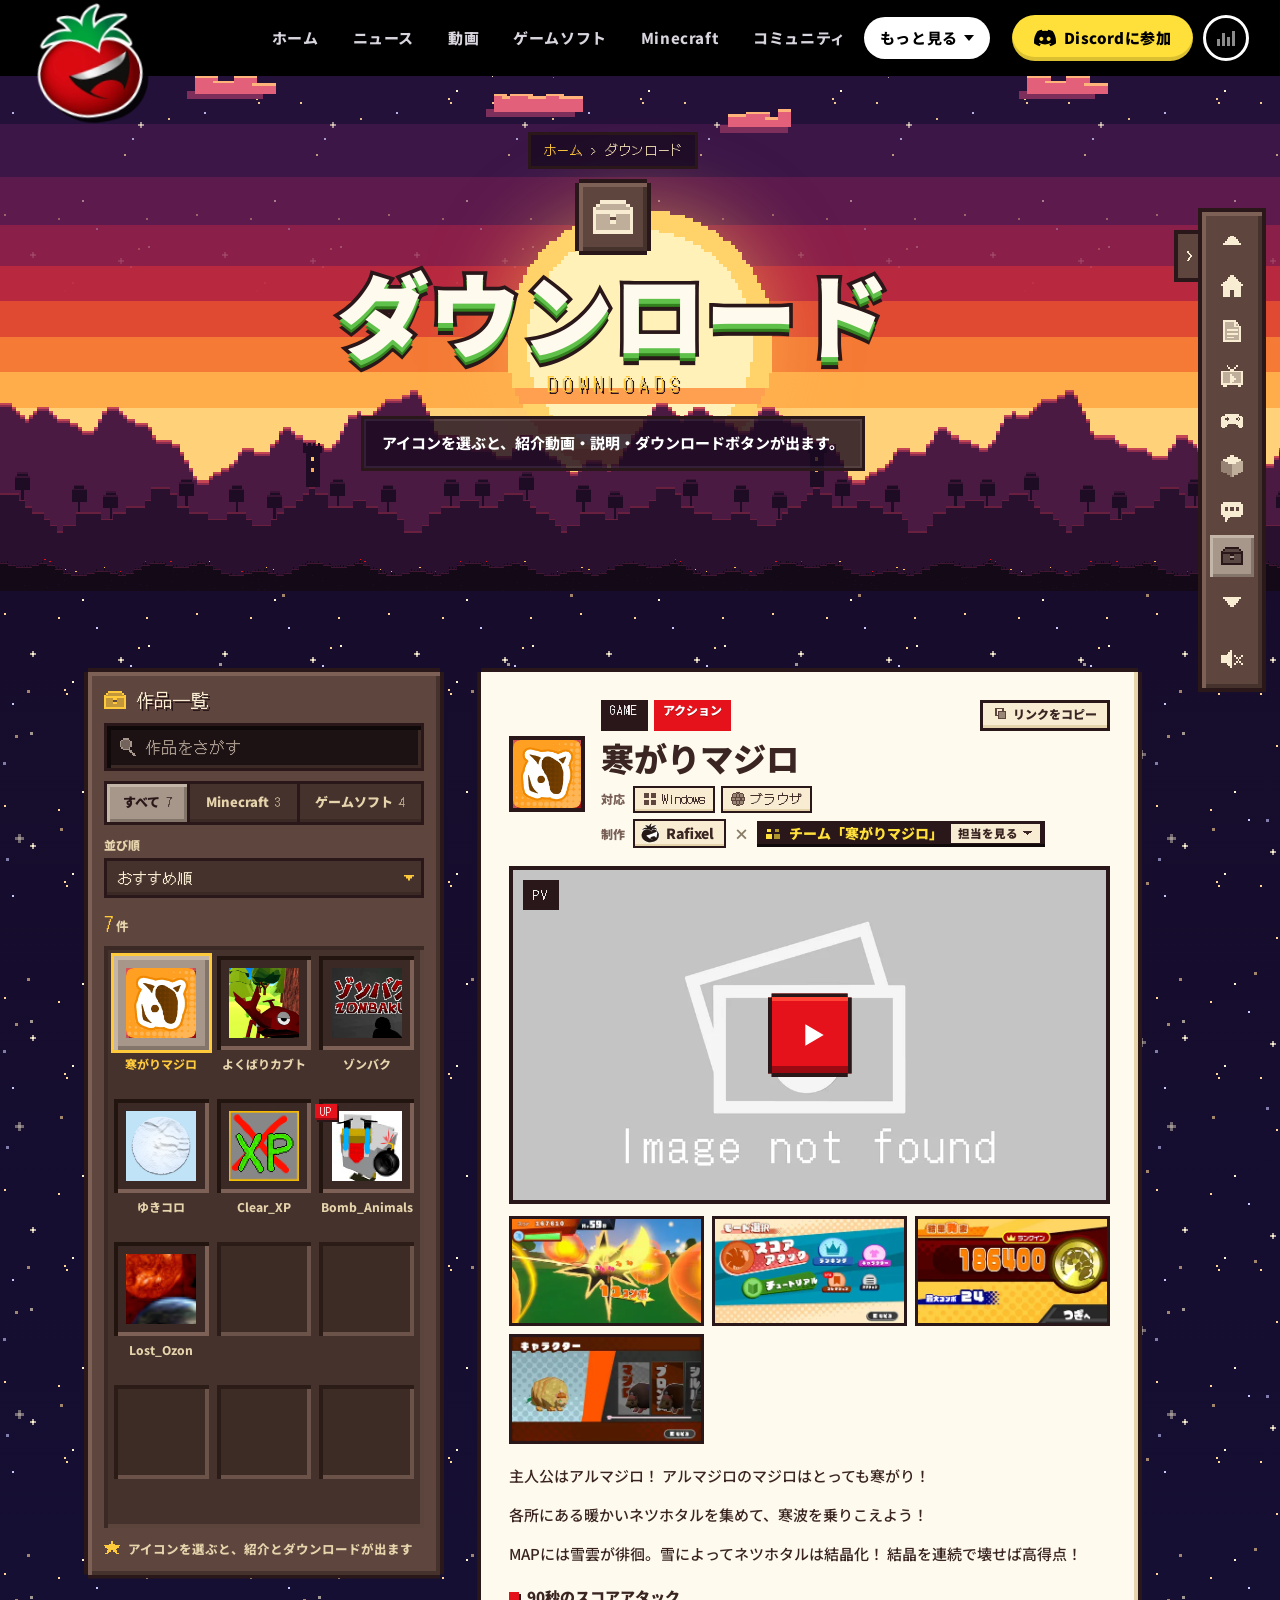
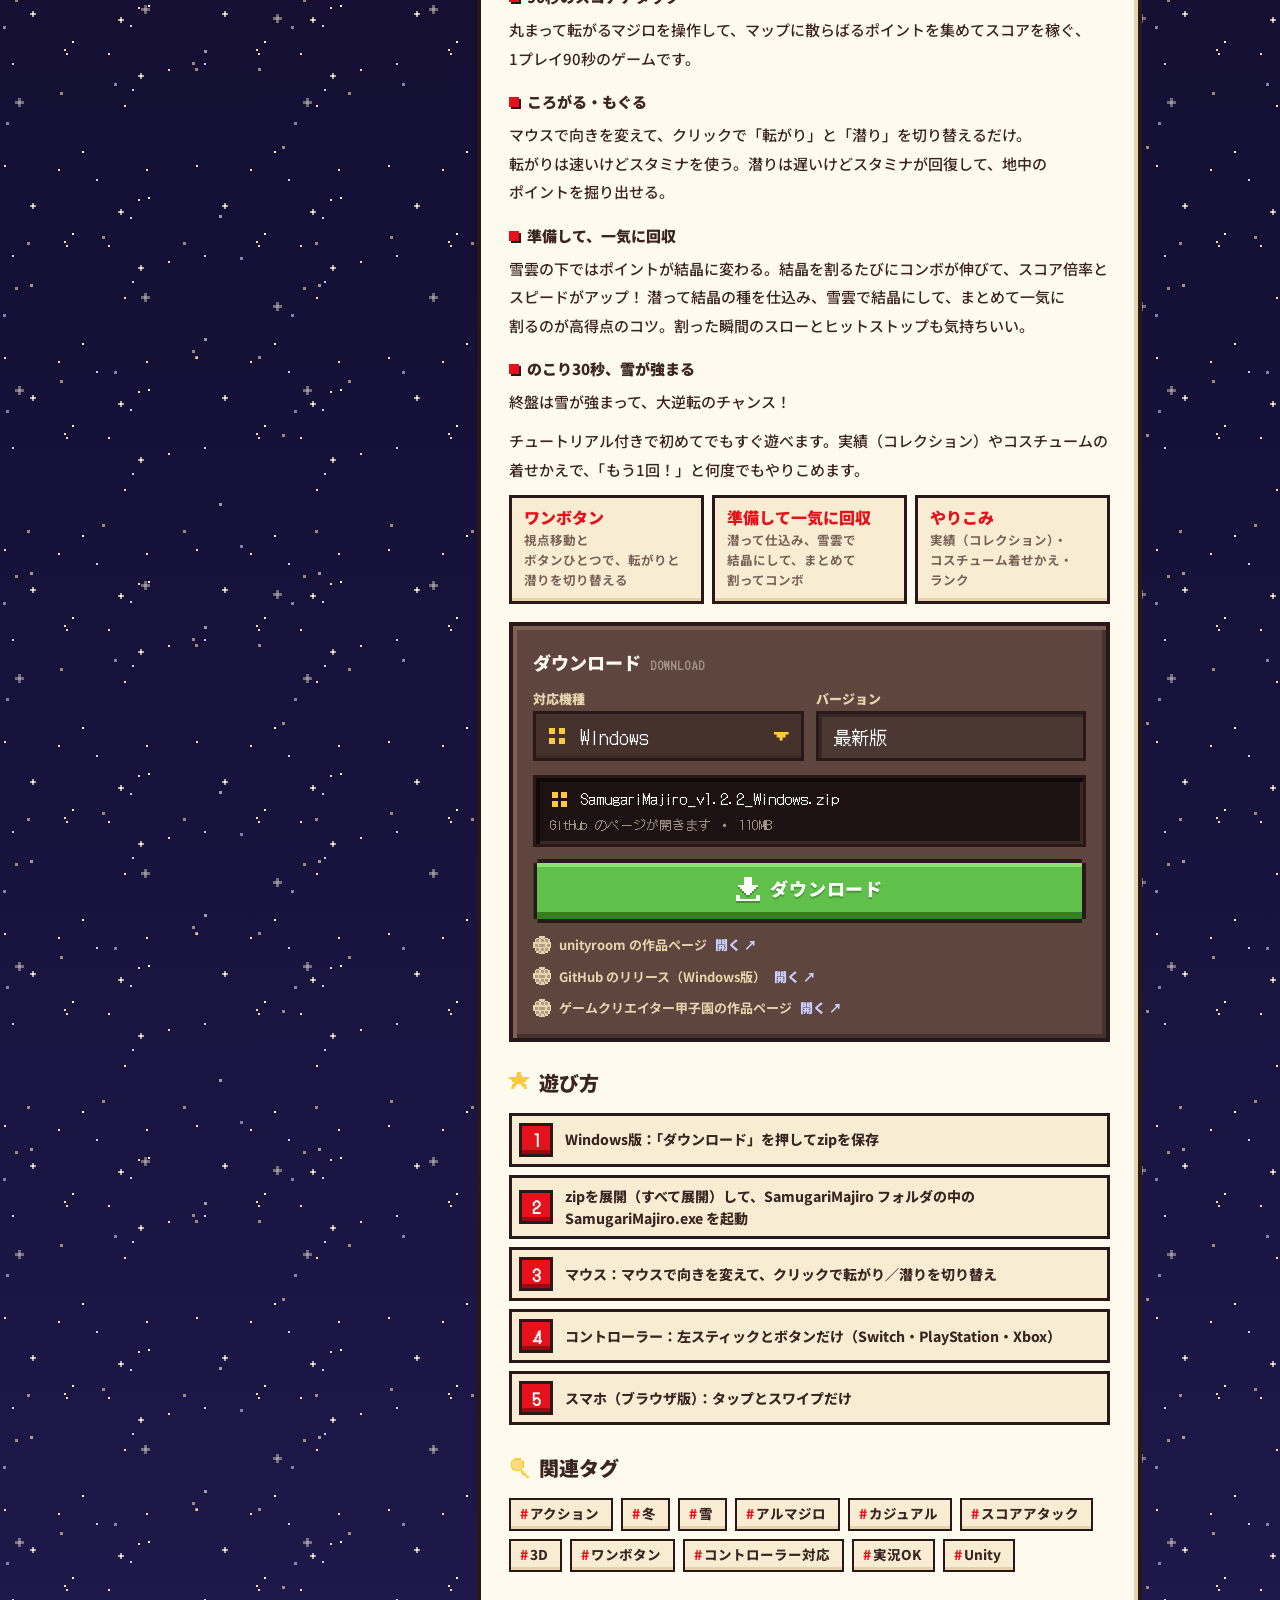
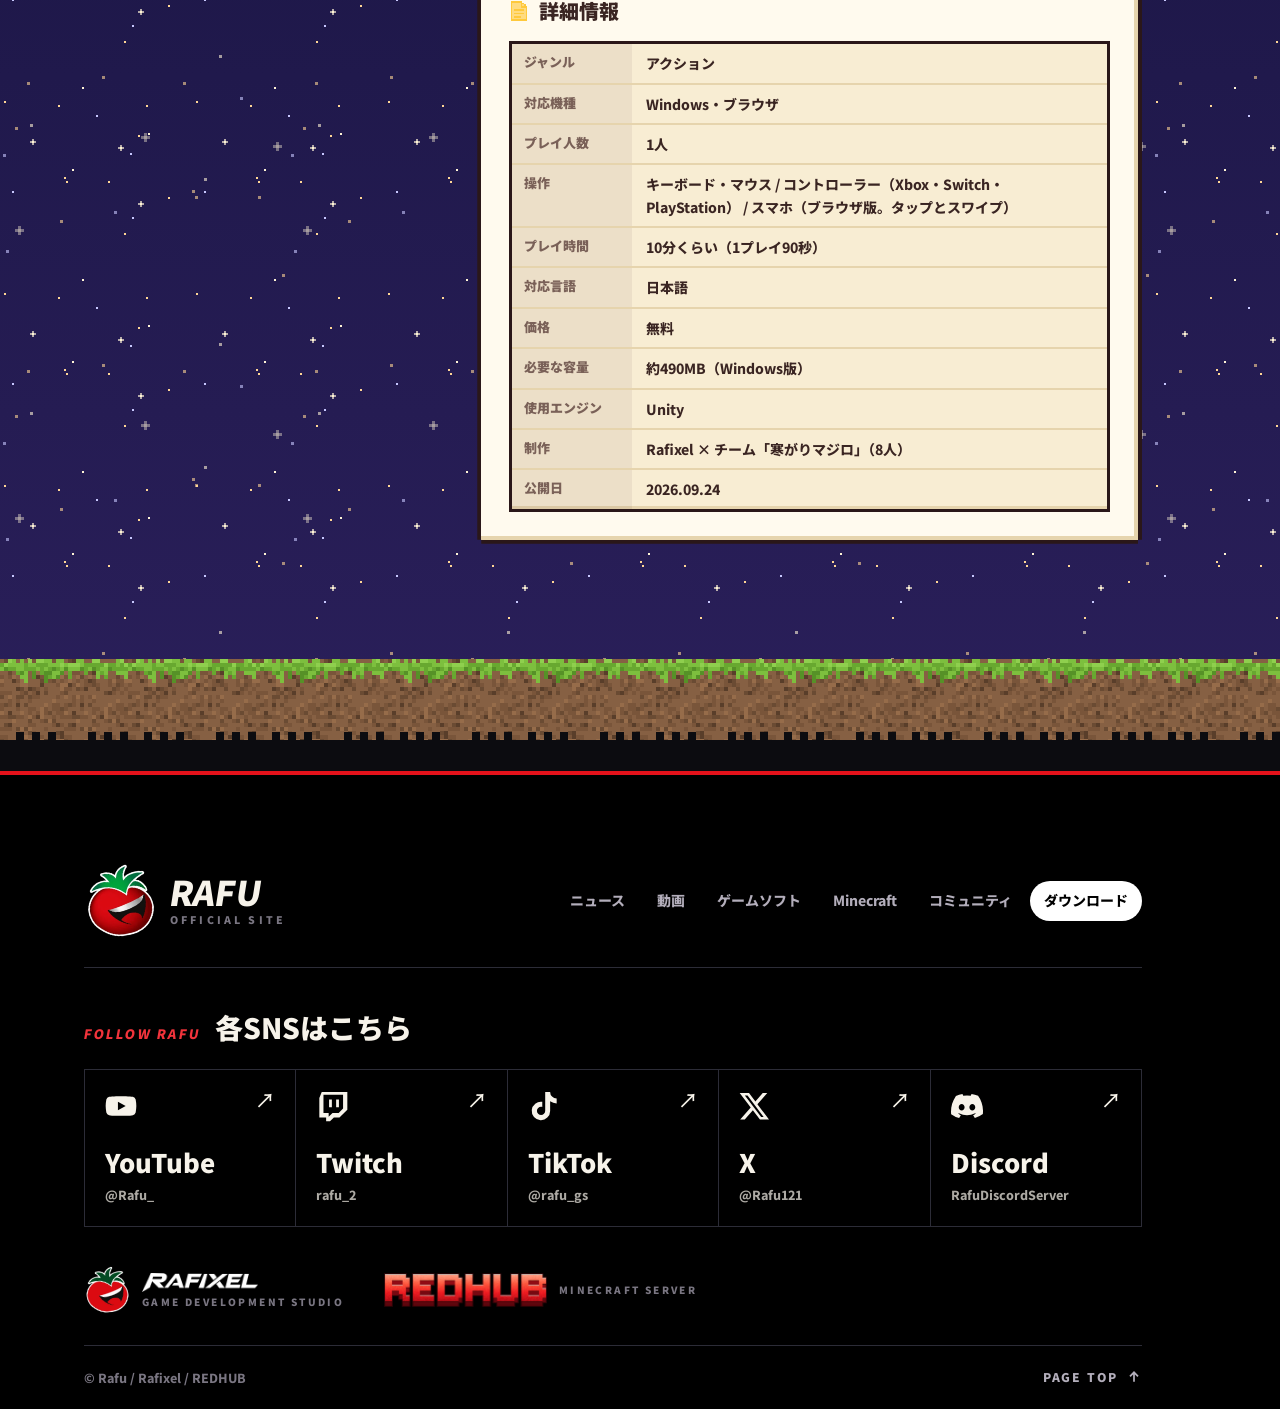
<file: downloads.html>
<!doctype html>
<html lang="ja" data-zone="mc">
<head>
<meta charset="utf-8">
<meta name="viewport" content="width=device-width, initial-scale=1, viewport-fit=cover">
<title>ダウンロード | RAFU</title>
<meta name="description" content="Rafuがチームで作ったゲームソフトと、Minecraftの自作データパックのダウンロードページ。使った動画と説明を見て、バージョンを選んでダウンロードできます。">
<link rel="canonical" href="https://rafugh.github.io/rafu_site/downloads.html">
<meta name="theme-color" content="#0c0c10">
<meta property="og:type" content="website">
<meta property="og:site_name" content="RAFU">
<meta property="og:title" content="ダウンロード | RAFU">
<meta property="og:description" content="ゲームソフトとMinecraftの自作データパックをここから配布しています。">
<meta property="og:url" content="https://rafugh.github.io/rafu_site/downloads.html">
<meta property="og:image" content="https://rafugh.github.io/rafu_site/assets/img/og.png?v=20261107">
<meta property="og:image:width" content="1200">
<meta property="og:image:height" content="630">
<meta property="og:image:alt" content="RAFU 公式サイト。笑うトマトのロゴ">
<meta property="og:locale" content="ja_JP">
<meta name="twitter:card" content="summary_large_image">
<meta name="twitter:site" content="@Rafu121">
<meta name="twitter:title" content="ダウンロード | RAFU">
<meta name="twitter:description" content="ゲームソフトとMinecraftの自作データパックをここから配布しています。">
<meta name="twitter:image" content="https://rafugh.github.io/rafu_site/assets/img/og.png?v=20261107">
<link rel="icon" href="assets/img/favicon-32.png?v=20261101" sizes="32x32" type="image/png">
<link rel="icon" href="assets/img/favicon-192.png?v=20261101" sizes="192x192" type="image/png">
<link rel="apple-touch-icon" href="assets/img/apple-touch-icon.png?v=20261101">
<link rel="manifest" href="manifest.webmanifest">
<link rel="preconnect" href="https://fonts.googleapis.com">
<link rel="preconnect" href="https://fonts.gstatic.com" crossorigin>
<link rel="preconnect" href="https://i.ytimg.com">
<link rel="stylesheet" href="https://fonts.googleapis.com/css2?family=DotGothic16&family=Noto+Sans+JP:wght@400..900&display=swap">
<!-- CSS・JSを更新したら ?v= の数字も変える（index.html と同じ数字にそろえる）。ファビコンとog.pngを作り直したときは、上の ?v= も変える -->
<link rel="stylesheet" href="assets/css/style.css?v=20261116-4">
<script>
  (function (d) {
    var c = d.documentElement.classList;
    c.add('js');
    c.add('no-loader');
    try {
      if (localStorage.getItem('rafu-gbar') === 'closed') c.add('gbar-closed');
    } catch (e) { /* private mode */ }
    /* downloads.js が最後まで動かなかったときは、中身をそのまま見せる */
    d.addEventListener('DOMContentLoaded', function () {
      if (!window.RAFU_READY) c.remove('js');
    });
  })(document);
</script>
</head>
<body class="page-dl">

<a class="skip" href="#list">本文へスキップ</a>

<header class="hdr" id="hdr">
  <a class="hdr-logo" href="index.html" aria-label="RAFU 公式サイト トップへ" data-sfx>
    <img src="assets/img/logo-outline-256.webp" alt="" width="256" height="256">
  </a>
  <nav class="hdr-nav" aria-label="メイン">
    <a href="index.html#home" data-sfx>ホーム</a>
    <a href="index.html#news" data-sfx>ニュース</a>
    <a href="index.html#movie" data-sfx>動画</a>
    <a href="index.html#game" data-sfx>ゲームソフト</a>
    <a href="index.html#minecraft" data-sfx>Minecraft</a>
    <a href="index.html#community" data-sfx>コミュニティ</a>
    <div class="hdr-more">
      <button class="hdr-more-btn is-active" id="more-btn" type="button" aria-expanded="false" aria-controls="more-menu" data-sfx>もっと見る<i aria-hidden="true"></i></button>
      <div class="more-menu" id="more-menu" hidden>
        <p class="more-head">ページ</p>
        <div class="more-list"><a href="downloads.html" style="--brand:var(--mc-leaf-lo)" aria-current="page" data-sfx><i class="px" data-px="chest"></i><span>ダウンロード</span><small>作品の配布</small></a></div>
        <p class="more-head">各SNS</p>
        <div class="more-list" data-sns-list></div>
      </div>
    </div>
  </nav>
  <div class="hdr-tools">
    <a class="pill-cta" href="index.html#discord" aria-label="Discordに参加" data-sfx><span class="brand" data-icon="discord"></span><span>Discordに参加</span></a>
    <button class="round-btn" type="button" aria-pressed="false" data-sfx-toggle data-sfx><span class="eq" aria-hidden="true"><i></i><i></i><i></i><i></i></span></button>
    <button class="round-btn menu-btn" id="menu-btn" type="button" aria-expanded="false" aria-controls="menu" aria-label="メニューを開く" data-sfx>
      <span class="mb-lines" aria-hidden="true"><i></i><i></i><i></i></span>
    </button>
  </div>
  <div class="hdr-progress" aria-hidden="true"><i></i></div>
</header>

<nav class="menu" id="menu" aria-label="メニュー" inert>
  <div class="menu-bg menu-bg1"></div>
  <div class="menu-bg menu-bg2"></div>
  <div class="menu-inner">
    <ol class="menu-links">
      <li style="--i:0"><a href="index.html#home" data-sfx><span class="ml-num">01</span><span class="ml-jp">ホーム</span><span class="ml-en">HOME</span></a></li>
      <li style="--i:1"><a href="index.html#news" data-sfx><span class="ml-num">02</span><span class="ml-jp">ニュース</span><span class="ml-en">NEWS</span></a></li>
      <li style="--i:2"><a href="index.html#movie" data-sfx><span class="ml-num">03</span><span class="ml-jp">動画</span><span class="ml-en">MOVIE</span></a></li>
      <li style="--i:3"><a href="index.html#game" data-sfx><span class="ml-num">04</span><span class="ml-jp">ゲームソフト</span><span class="ml-en">GAME</span></a></li>
      <li style="--i:4"><a href="index.html#minecraft" data-sfx><span class="ml-num">05</span><span class="ml-jp">Minecraft</span><span class="ml-en">MINECRAFT</span></a></li>
      <li style="--i:5"><a href="index.html#community" data-sfx><span class="ml-num">06</span><span class="ml-jp">コミュニティ</span><span class="ml-en">COMMUNITY</span></a></li>
      <li style="--i:6"><a href="downloads.html" aria-current="page" data-sfx><span class="ml-num">07</span><span class="ml-jp">ダウンロード</span><span class="ml-en">DOWNLOADS</span></a></li>
    </ol>
    <div class="menu-foot">
      <a class="pill-cta" href="index.html#discord" data-sfx><span class="brand" data-icon="discord"></span><span>Discordに参加</span></a>
      <div class="menu-sns" data-sns-icons></div>
    </div>
    <img class="menu-mascot" src="assets/img/logo-outline-256.webp" alt="" width="220" height="220" loading="lazy">
  </div>
</nav>

<!-- 右端のツールバー（ページ内移動と効果音。全ページ共通の木のパネル） -->
<aside class="gbar" id="gbar" aria-label="ページ内ナビ">
  <button class="gbar-tab" id="gbar-tab" type="button" aria-expanded="true" aria-controls="gbar-panel" aria-label="ナビをしまう" data-sfx><i class="px" data-px="right"></i></button>
  <div class="gbar-panel" id="gbar-panel">
    <button class="gbar-cell gbar-arrow" type="button" data-step="-1" data-tip="ひとつ上へ" aria-label="ひとつ上のセクションへ" data-sfx><i class="px" data-px="up"></i></button>
    <nav class="gbar-nav" aria-label="セクション">
      <a class="gbar-cell" href="index.html#home" data-tip="ホーム" data-sfx><i class="px" data-px="home"></i><span class="sr-only">ホーム</span></a>
      <a class="gbar-cell" href="index.html#news" data-tip="ニュース" data-sfx><i class="px" data-px="news"></i><span class="sr-only">ニュース</span></a>
      <a class="gbar-cell" href="index.html#movie" data-tip="動画" data-sfx><i class="px" data-px="tv"></i><span class="sr-only">動画</span></a>
      <a class="gbar-cell" href="index.html#game" data-tip="ゲームソフト" data-sfx><i class="px" data-px="game"></i><span class="sr-only">ゲームソフト</span></a>
      <a class="gbar-cell" href="index.html#minecraft" data-tip="Minecraft" data-sfx><i class="px" data-px="cube"></i><span class="sr-only">Minecraft</span></a>
      <a class="gbar-cell" href="index.html#community" data-tip="コミュニティ" data-sfx><i class="px" data-px="chat"></i><span class="sr-only">コミュニティ</span></a>
      <a class="gbar-cell is-active" href="downloads.html" aria-current="page" data-tip="ダウンロード" data-sfx><i class="px" data-px="chest"></i><span class="sr-only">ダウンロード</span></a>
    </nav>
    <button class="gbar-cell gbar-arrow" type="button" data-step="1" data-tip="ひとつ下へ" aria-label="ひとつ下のセクションへ" data-sfx><i class="px" data-px="down"></i></button>
    <span class="gbar-sep" aria-hidden="true"></span>
    <button class="gbar-cell" type="button" aria-pressed="false" data-sfx-toggle data-tip="効果音 OFF" data-sfx><i class="px" data-px="mute"></i></button>
  </div>
</aside>

<main>
  <!-- 見出し（夕焼けのドット絵） -->
  <section class="mc dl-top" id="top" data-section data-zone="mc" data-en="DOWNLOADS">
    <div class="mc-hero dl-hero">
      <div class="mc-scene" aria-hidden="true">
        <div class="mc-sky"></div>
        <div class="mc-stars"></div>
        <div class="mc-sun"></div>
        <div class="mc-layer mc-clouds"><i></i></div>
        <div class="mc-layer mc-far"><i></i></div>
        <div class="mc-layer mc-mid"><i></i></div>
        <div class="mc-layer mc-near"><i></i></div>
      </div>
      <header class="mc-head wrap" data-reveal>
        <nav class="crumbs" aria-label="現在地"><a href="index.html" data-sfx>ホーム</a><span aria-hidden="true">›</span><span aria-current="page">ダウンロード</span></nav>
        <span class="mc-icon"><i class="px" data-px="chest"></i></span>
        <h1 class="mc-title">ダウンロード</h1>
        <p class="mc-en">DOWNLOADS</p>
        <p class="mc-lead">アイコンを選ぶと、紹介動画・説明・ダウンロードボタンが出ます。</p>
      </header>
    </div>
  </section>

  <!-- 作品の一覧と詳しい内容 -->
  <section class="mc dl-main" id="list" data-section data-zone="mc" data-en="CREATIONS">
    <div class="srv-sky" aria-hidden="true"><i></i><i></i></div>
    <div class="wrap dl-grid">
      <div class="panel panel-wood inv" data-reveal>
        <p class="inv-title"><i class="px" data-px="chest"></i><span>作品一覧</span></p>
        <label class="inv-search"><i class="px" data-px="search"></i><span class="sr-only">作品をさがす</span><input type="search" id="inv-q" placeholder="作品をさがす" autocomplete="off" enterkeyhint="search"></label>
        <div class="inv-tabs" id="inv-tabs" role="group" aria-label="種類で絞り込む"></div>
        <div class="inv-filters" id="inv-filters" role="group" aria-label="条件で絞り込む"></div>
        <p class="inv-count" id="inv-count" aria-live="polite"></p>
        <div class="inv-grid" id="inv-grid"></div>
        <p class="inv-note"><i class="px" data-px="star"></i><span>アイコンを選ぶと、紹介とダウンロードが出ます</span></p>
      </div>

      <article class="panel dl-detail" id="dl-detail" aria-label="選んだ作品" data-reveal style="--d:.08s">
        <noscript>
          <p class="dl-noscript">一覧を出すには JavaScript をオンにしてください。Discordの配布チャンネルからもダウンロードできます。<br><a href="https://discord.com/channels/911549273294925865/1168026049288863844">Discordの配布チャンネルを開く</a></p>
        </noscript>
      </article>
    </div>
    <div class="ground" aria-hidden="true"></div>
  </section>
</main>

<footer class="ft" data-zone="stream">
  <div class="wrap">
    <div class="ft-row">
      <a class="ft-logo" href="index.html" data-sfx>
        <img src="assets/img/logo-outline-256.webp" alt="" width="72" height="72" loading="lazy">
        <span class="ft-word"><b>RAFU</b><small>OFFICIAL SITE</small></span><span class="sr-only"> トップへ</span>
      </a>
      <nav class="ft-nav" aria-label="フッター">
        <a href="index.html#news" data-sfx>ニュース</a>
        <a href="index.html#movie" data-sfx>動画</a>
        <a href="index.html#game" data-sfx>ゲームソフト</a>
        <a href="index.html#minecraft" data-sfx>Minecraft</a>
        <a href="index.html#community" data-sfx>コミュニティ</a>
        <a href="downloads.html" aria-current="page" data-sfx>ダウンロード</a>
      </nav>
    </div>
    <p class="ft-head"><span>FOLLOW RAFU</span><b>各SNSはこちら</b></p>
    <div class="sns-grid" id="sns-grid"></div>
    <!-- Rafuのブランド（ゲーム開発とMinecraftサーバー） -->
    <div class="ft-brands">
      <a class="ft-brand" href="index.html#game" data-sfx>
        <img class="ft-brand-tomato" src="assets/img/logo-outline-flat-256.webp" alt="" width="256" height="256" loading="lazy">
        <span class="ft-brand-text"><b><img class="ft-brand-rafixel" src="assets/img/rafixel-logo-white.webp" alt="Rafixel" width="1024" height="168" loading="lazy"></b><small>GAME DEVELOPMENT STUDIO</small></span>
      </a>
      <a class="ft-brand" href="index.html#minecraft" data-sfx>
        <img class="ft-brand-redhub" src="assets/img/redhub-logo.webp" alt="REDHUB" width="1306" height="273" loading="lazy">
        <span class="ft-brand-text"><small>MINECRAFT SERVER</small></span>
      </a>
    </div>
    <div class="ft-bottom">
      <p>© Rafu / Rafixel / REDHUB</p>
      <a class="ft-pagetop" href="#top" data-sfx>PAGE TOP<svg viewBox="0 0 24 24" aria-hidden="true"><path d="M12 19V5M6 11l6-6 6 6"/></svg></a>
    </div>
  </div>
</footer>

<dialog class="player" id="player" aria-label="動画プレイヤー">
  <div class="player-box">
    <div class="player-bar">
      <span class="player-ch" id="player-ch">PV</span>
      <a class="player-link" id="player-link" href="#" target="_blank" rel="noopener">YouTubeで開く ↗</a>
      <button class="player-close" type="button" id="player-close" aria-label="閉じる" data-sfx><span aria-hidden="true">×</span></button>
    </div>
    <div class="player-frame" id="player-frame"></div>
  </div>
</dialog>

<div class="mc-tip" id="mc-tip" aria-hidden="true"></div>
<div class="toast" id="toast" role="status" aria-live="polite"></div>

<script src="assets/js/content.js?v=20261116-4"></script>
<script src="assets/js/common.js?v=20261116-4"></script>
<script src="assets/js/downloads.js?v=20261116-4"></script>
</body>
</html>
</file>
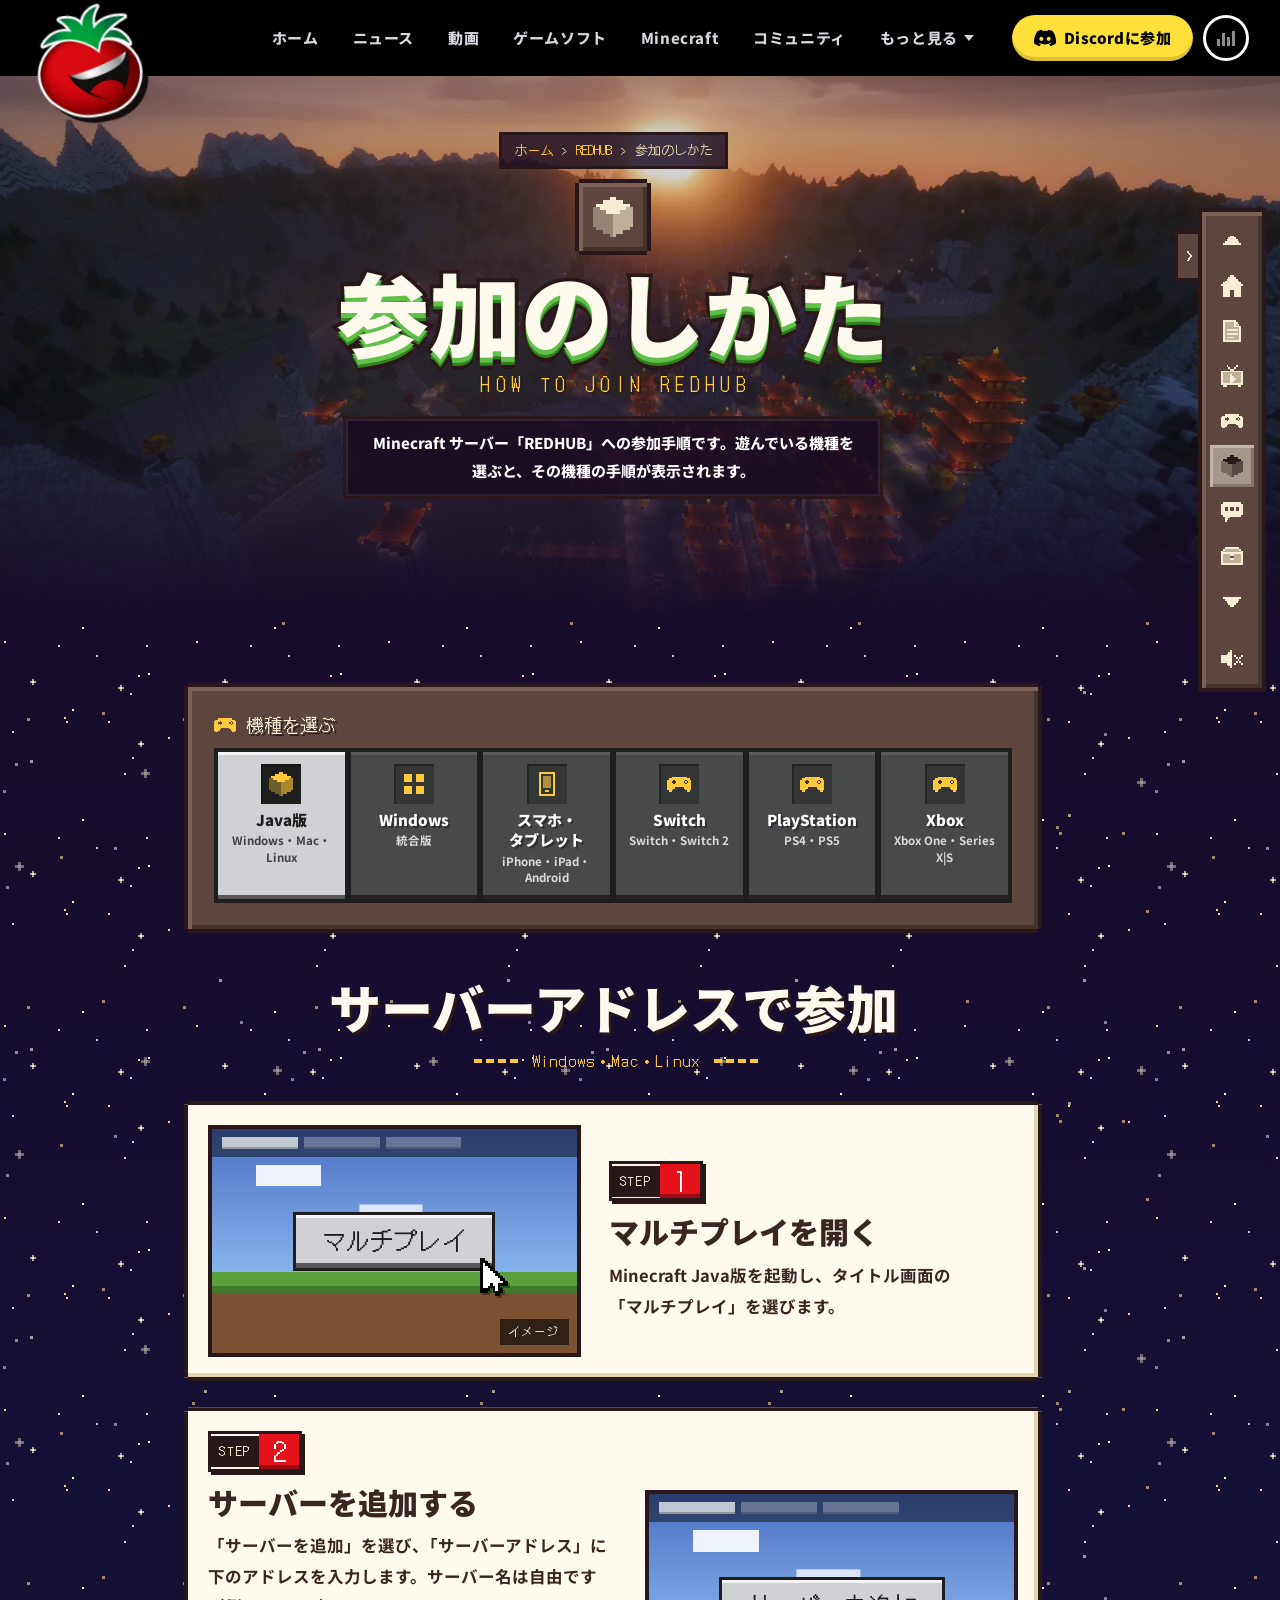
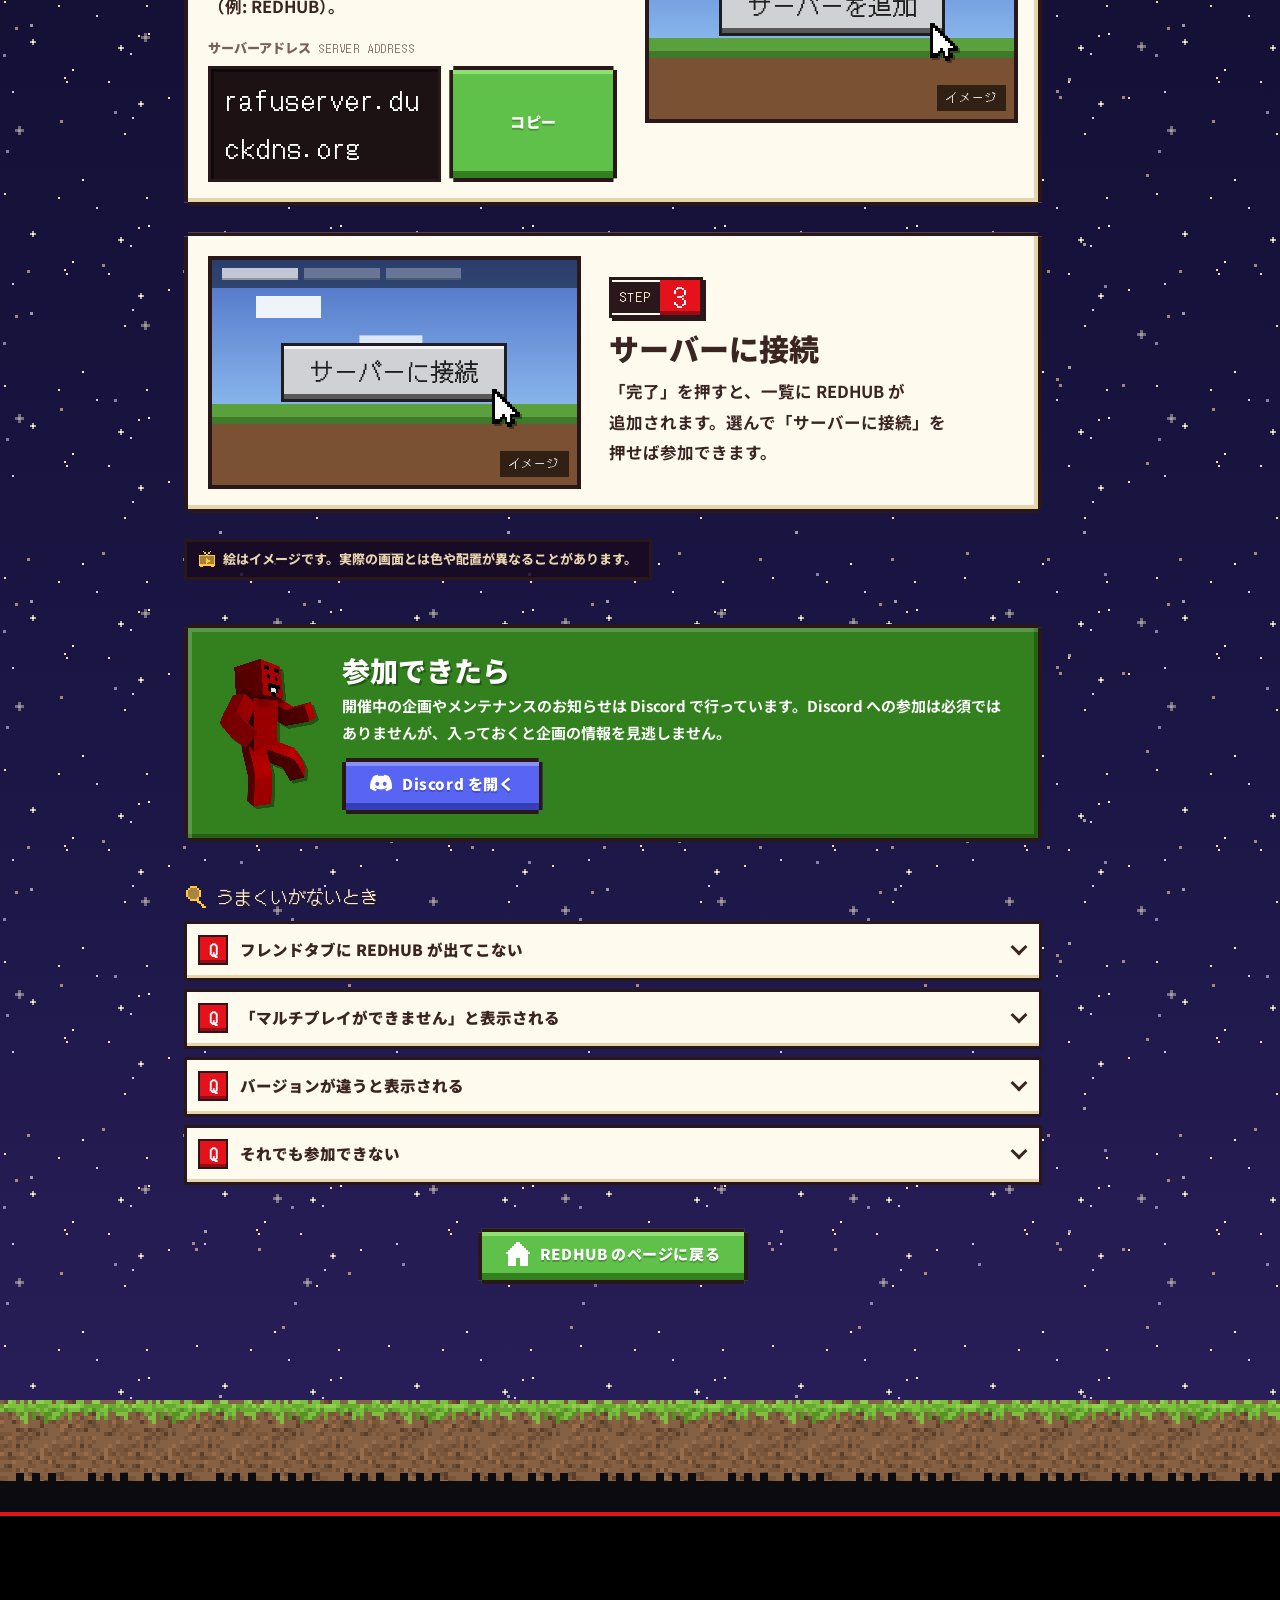
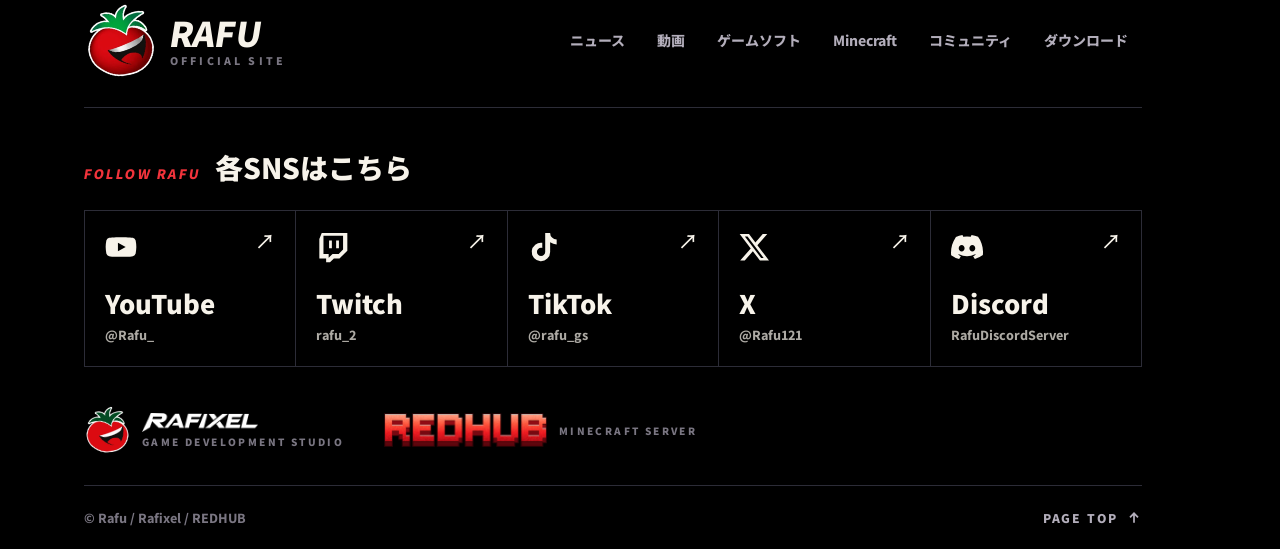
<file: join.html>
<!doctype html>
<html lang="ja" data-zone="mc">
<head>
<meta charset="utf-8">
<meta name="viewport" content="width=device-width, initial-scale=1, viewport-fit=cover">
<title>参加のしかた | REDHUB | RAFU</title>
<meta name="description" content="Minecraft サーバー「REDHUB」への参加手順。Java版・Windows・スマホ・タブレット・Switch・PlayStation・Xbox の機種ごとに紹介しています。">
<link rel="canonical" href="https://rafugh.github.io/rafu_site/join.html">
<meta name="theme-color" content="#0c0c10">
<meta property="og:type" content="website">
<meta property="og:site_name" content="RAFU">
<meta property="og:title" content="参加のしかた | REDHUB | RAFU">
<meta property="og:description" content="Minecraft サーバー「REDHUB」への参加手順を、機種ごとに紹介しています。">
<meta property="og:url" content="https://rafugh.github.io/rafu_site/join.html">
<meta property="og:image" content="https://rafugh.github.io/rafu_site/assets/img/og.png?v=20261107">
<meta property="og:image:width" content="1200">
<meta property="og:image:height" content="630">
<meta property="og:image:alt" content="RAFU 公式サイト。笑うトマトのロゴ">
<meta property="og:locale" content="ja_JP">
<meta name="twitter:card" content="summary_large_image">
<meta name="twitter:site" content="@Rafu121">
<meta name="twitter:title" content="参加のしかた | REDHUB | RAFU">
<meta name="twitter:description" content="Minecraft サーバー「REDHUB」への参加手順を、機種ごとに紹介しています。">
<meta name="twitter:image" content="https://rafugh.github.io/rafu_site/assets/img/og.png?v=20261107">
<link rel="icon" href="assets/img/favicon-32.png?v=20261101" sizes="32x32" type="image/png">
<link rel="icon" href="assets/img/favicon-192.png?v=20261101" sizes="192x192" type="image/png">
<link rel="apple-touch-icon" href="assets/img/apple-touch-icon.png?v=20261101">
<link rel="manifest" href="manifest.webmanifest">
<link rel="preconnect" href="https://fonts.googleapis.com">
<link rel="preconnect" href="https://fonts.gstatic.com" crossorigin>
<link rel="stylesheet" href="https://fonts.googleapis.com/css2?family=DotGothic16&family=Noto+Sans+JP:wght@400..900&display=swap">
<!-- CSS・JSを更新したら ?v= の数字も変える（index.html と同じ数字にそろえる）。ファビコンとog.pngを作り直したときは、上の ?v= も変える -->
<link rel="stylesheet" href="assets/css/style.css?v=20261116-4">
<script>
  (function (d) {
    var c = d.documentElement.classList;
    c.add('js');
    c.add('no-loader');
    try {
      if (localStorage.getItem('rafu-gbar') === 'closed') c.add('gbar-closed');
    } catch (e) { /* private mode */ }
    /* join.js が最後まで動かなかったときは、中身をそのまま見せる */
    d.addEventListener('DOMContentLoaded', function () {
      if (!window.RAFU_READY) c.remove('js');
    });
  })(document);
</script>
</head>
<body class="page-dl page-join">

<a class="skip" href="#steps">本文へスキップ</a>

<header class="hdr" id="hdr">
  <a class="hdr-logo" href="index.html" aria-label="RAFU 公式サイト トップへ" data-sfx>
    <img src="assets/img/logo-outline-256.webp" alt="" width="256" height="256">
  </a>
  <nav class="hdr-nav" aria-label="メイン">
    <a href="index.html#home" data-sfx>ホーム</a>
    <a href="index.html#news" data-sfx>ニュース</a>
    <a href="index.html#movie" data-sfx>動画</a>
    <a href="index.html#game" data-sfx>ゲームソフト</a>
    <a href="index.html#minecraft" data-sfx>Minecraft</a>
    <a href="index.html#community" data-sfx>コミュニティ</a>
    <div class="hdr-more">
      <button class="hdr-more-btn" id="more-btn" type="button" aria-expanded="false" aria-controls="more-menu" data-sfx>もっと見る<i aria-hidden="true"></i></button>
      <div class="more-menu" id="more-menu" hidden>
        <p class="more-head">ページ</p>
        <div class="more-list"><a href="downloads.html" style="--brand:var(--mc-leaf-lo)" data-sfx><i class="px" data-px="chest"></i><span>ダウンロード</span><small>作品の配布</small></a></div>
        <p class="more-head">各SNS</p>
        <div class="more-list" data-sns-list></div>
      </div>
    </div>
  </nav>
  <div class="hdr-tools">
    <a class="pill-cta" href="index.html#discord" aria-label="Discordに参加" data-sfx><span class="brand" data-icon="discord"></span><span>Discordに参加</span></a>
    <button class="round-btn" type="button" aria-pressed="false" data-sfx-toggle data-sfx><span class="eq" aria-hidden="true"><i></i><i></i><i></i><i></i></span></button>
    <button class="round-btn menu-btn" id="menu-btn" type="button" aria-expanded="false" aria-controls="menu" aria-label="メニューを開く" data-sfx>
      <span class="mb-lines" aria-hidden="true"><i></i><i></i><i></i></span>
    </button>
  </div>
  <div class="hdr-progress" aria-hidden="true"><i></i></div>
</header>

<nav class="menu" id="menu" aria-label="メニュー" inert>
  <div class="menu-bg menu-bg1"></div>
  <div class="menu-bg menu-bg2"></div>
  <div class="menu-inner">
    <ol class="menu-links">
      <li style="--i:0"><a href="index.html#home" data-sfx><span class="ml-num">01</span><span class="ml-jp">ホーム</span><span class="ml-en">HOME</span></a></li>
      <li style="--i:1"><a href="index.html#news" data-sfx><span class="ml-num">02</span><span class="ml-jp">ニュース</span><span class="ml-en">NEWS</span></a></li>
      <li style="--i:2"><a href="index.html#movie" data-sfx><span class="ml-num">03</span><span class="ml-jp">動画</span><span class="ml-en">MOVIE</span></a></li>
      <li style="--i:3"><a href="index.html#game" data-sfx><span class="ml-num">04</span><span class="ml-jp">ゲームソフト</span><span class="ml-en">GAME</span></a></li>
      <li style="--i:4"><a href="index.html#minecraft" data-sfx><span class="ml-num">05</span><span class="ml-jp">Minecraft</span><span class="ml-en">MINECRAFT</span></a></li>
      <li style="--i:5"><a href="index.html#community" data-sfx><span class="ml-num">06</span><span class="ml-jp">コミュニティ</span><span class="ml-en">COMMUNITY</span></a></li>
      <li style="--i:6"><a href="downloads.html" data-sfx><span class="ml-num">07</span><span class="ml-jp">ダウンロード</span><span class="ml-en">DOWNLOADS</span></a></li>
    </ol>
    <div class="menu-foot">
      <a class="pill-cta" href="index.html#discord" data-sfx><span class="brand" data-icon="discord"></span><span>Discordに参加</span></a>
      <div class="menu-sns" data-sns-icons></div>
    </div>
    <img class="menu-mascot" src="assets/img/logo-outline-256.webp" alt="" width="220" height="220" loading="lazy">
  </div>
</nav>

<!-- 右端のツールバー（ページ内移動と効果音。全ページ共通の木のパネル） -->
<aside class="gbar" id="gbar" aria-label="ページ内ナビ">
  <button class="gbar-tab" id="gbar-tab" type="button" aria-expanded="true" aria-controls="gbar-panel" aria-label="ナビをしまう" data-sfx><i class="px" data-px="right"></i></button>
  <div class="gbar-panel" id="gbar-panel">
    <button class="gbar-cell gbar-arrow" type="button" data-step="-1" data-tip="ひとつ上へ" aria-label="ひとつ上のセクションへ" data-sfx><i class="px" data-px="up"></i></button>
    <nav class="gbar-nav" aria-label="セクション">
      <a class="gbar-cell" href="index.html#home" data-tip="ホーム" data-sfx><i class="px" data-px="home"></i><span class="sr-only">ホーム</span></a>
      <a class="gbar-cell" href="index.html#news" data-tip="ニュース" data-sfx><i class="px" data-px="news"></i><span class="sr-only">ニュース</span></a>
      <a class="gbar-cell" href="index.html#movie" data-tip="動画" data-sfx><i class="px" data-px="tv"></i><span class="sr-only">動画</span></a>
      <a class="gbar-cell" href="index.html#game" data-tip="ゲームソフト" data-sfx><i class="px" data-px="game"></i><span class="sr-only">ゲームソフト</span></a>
      <a class="gbar-cell is-active" href="index.html#minecraft" data-tip="Minecraft" data-sfx><i class="px" data-px="cube"></i><span class="sr-only">Minecraft</span></a>
      <a class="gbar-cell" href="index.html#community" data-tip="コミュニティ" data-sfx><i class="px" data-px="chat"></i><span class="sr-only">コミュニティ</span></a>
      <a class="gbar-cell" href="downloads.html" data-tip="ダウンロード" data-sfx><i class="px" data-px="chest"></i><span class="sr-only">ダウンロード</span></a>
    </nav>
    <button class="gbar-cell gbar-arrow" type="button" data-step="1" data-tip="ひとつ下へ" aria-label="ひとつ下のセクションへ" data-sfx><i class="px" data-px="down"></i></button>
    <span class="gbar-sep" aria-hidden="true"></span>
    <button class="gbar-cell" type="button" aria-pressed="false" data-sfx-toggle data-tip="効果音 OFF" data-sfx><i class="px" data-px="mute"></i></button>
  </div>
</aside>

<main>
  <!-- 見出し（夕焼けのドット絵） -->
  <section class="mc dl-top" id="top" data-section data-zone="mc" data-en="HOW TO JOIN">
    <div class="mc-hero dl-hero jn-hero">
      <div class="mc-scene" aria-hidden="true">
        <div class="mc-sky"></div>
        <div class="mc-stars"></div>
        <div class="mc-sun"></div>
        <div class="mc-layer mc-clouds"><i></i></div>
        <div class="mc-layer mc-far"><i></i></div>
        <div class="mc-layer mc-mid"><i></i></div>
        <div class="mc-layer mc-near"><i></i></div>
      </div>
      <header class="mc-head wrap" data-reveal>
        <nav class="crumbs" aria-label="現在地"><a href="index.html" data-sfx>ホーム</a><span aria-hidden="true">›</span><a href="index.html#redhub" data-sfx>REDHUB</a><span aria-hidden="true">›</span><span aria-current="page">参加のしかた</span></nav>
        <span class="mc-icon"><i class="px" data-px="cube"></i></span>
        <h1 class="mc-title">参加のしかた</h1>
        <p class="mc-en">HOW TO JOIN REDHUB</p>
        <p class="mc-lead">Minecraft サーバー「REDHUB」への参加手順です。遊んでいる機種を選ぶと、その機種の手順が表示されます。</p>
      </header>
    </div>
  </section>

  <!-- 機種のタブと手順（中身は content.js の join） -->
  <section class="mc dl-main jn-main" id="steps" data-section data-zone="mc" data-en="STEPS">
    <div class="srv-sky" aria-hidden="true"><i></i><i></i></div>
    <div class="wrap jn-wrap">
      <div class="panel panel-wood jn-box jn-pick" data-reveal>
        <p class="inv-title"><i class="px" data-px="game"></i><span>機種を選ぶ</span></p>
        <div class="jn-tabs" id="jn-tabs" role="tablist" aria-label="機種"></div>
      </div>

      <div class="jn-panel" id="jn-panel" role="tabpanel" tabindex="-1">
        <header class="px-head jn-head">
          <h2 class="px-title" id="jn-method">参加のしかた</h2>
          <p class="px-en" id="jn-device"></p>
          <p class="jn-note" id="jn-note" hidden><i class="px" data-px="star"></i><span></span></p>
        </header>
        <ol class="jn-steps" id="jn-steps">
          <noscript><li class="jn-noscript">手順を表示するには JavaScript をオンにしてください。サーバーアドレスはトップページの REDHUB の欄に載っています。</li></noscript>
        </ol>
        <p class="jn-photo-note" id="jn-photo-note"><i class="px" data-px="tv"></i><span>絵はイメージです。実際の画面とは色や配置が異なることがあります。</span></p>
      </div>

      <div class="panel jn-goal" data-reveal>
        <img src="assets/img/rafu-mc.webp" alt="" width="589" height="900" loading="lazy" decoding="async">
        <div>
          <p class="jn-goal-title">参加できたら</p>
          <p>開催中の企画やメンテナンスのお知らせは Discord で行っています。Discord への参加は必須ではありませんが、入っておくと企画の情報を見逃しません。</p>
          <a class="pxbtn jn-link is-discord" href="https://discord.com/invite/wyUbqVpvfe" data-link="discord" target="_blank" rel="noopener" data-sfx><span class="brand" data-icon="discord"></span><span>Discord を開く</span></a>
        </div>
      </div>

      <div class="jn-faq" data-reveal>
        <p class="inv-title"><i class="px" data-px="search"></i><span>うまくいかないとき</span></p>
        <div class="jn-faq-list" id="jn-faq"></div>
      </div>

      <p class="jn-back"><a class="pxbtn" href="index.html#redhub" data-sfx><i class="px" data-px="home"></i><span>REDHUB のページに戻る</span></a></p>
    </div>
    <div class="ground" aria-hidden="true"></div>
  </section>
</main>

<footer class="ft" data-zone="stream">
  <div class="wrap">
    <div class="ft-row">
      <a class="ft-logo" href="index.html" data-sfx>
        <img src="assets/img/logo-outline-256.webp" alt="" width="72" height="72" loading="lazy">
        <span class="ft-word"><b>RAFU</b><small>OFFICIAL SITE</small></span><span class="sr-only"> トップへ</span>
      </a>
      <nav class="ft-nav" aria-label="フッター">
        <a href="index.html#news" data-sfx>ニュース</a>
        <a href="index.html#movie" data-sfx>動画</a>
        <a href="index.html#game" data-sfx>ゲームソフト</a>
        <a href="index.html#minecraft" data-sfx>Minecraft</a>
        <a href="index.html#community" data-sfx>コミュニティ</a>
        <a href="downloads.html" data-sfx>ダウンロード</a>
      </nav>
    </div>
    <p class="ft-head"><span>FOLLOW RAFU</span><b>各SNSはこちら</b></p>
    <div class="sns-grid" id="sns-grid"></div>
    <!-- Rafuのブランド（ゲーム開発とMinecraftサーバー） -->
    <div class="ft-brands">
      <a class="ft-brand" href="index.html#game" data-sfx>
        <img class="ft-brand-tomato" src="assets/img/logo-outline-flat-256.webp" alt="" width="256" height="256" loading="lazy">
        <span class="ft-brand-text"><b><img class="ft-brand-rafixel" src="assets/img/rafixel-logo-white.webp" alt="Rafixel" width="1024" height="168" loading="lazy"></b><small>GAME DEVELOPMENT STUDIO</small></span>
      </a>
      <a class="ft-brand" href="index.html#minecraft" data-sfx>
        <img class="ft-brand-redhub" src="assets/img/redhub-logo.webp" alt="REDHUB" width="1306" height="273" loading="lazy">
        <span class="ft-brand-text"><small>MINECRAFT SERVER</small></span>
      </a>
    </div>
    <div class="ft-bottom">
      <p>© Rafu / Rafixel / REDHUB</p>
      <a class="ft-pagetop" href="#top" data-sfx>PAGE TOP<svg viewBox="0 0 24 24" aria-hidden="true"><path d="M12 19V5M6 11l6-6 6 6"/></svg></a>
    </div>
  </div>
</footer>

<dialog class="player" id="player" aria-label="動画プレイヤー">
  <div class="player-box">
    <div class="player-bar">
      <span class="player-ch" id="player-ch">PV</span>
      <a class="player-link" id="player-link" href="#" target="_blank" rel="noopener">YouTubeで開く ↗</a>
      <button class="player-close" type="button" id="player-close" aria-label="閉じる" data-sfx><span aria-hidden="true">×</span></button>
    </div>
    <div class="player-frame" id="player-frame"></div>
  </div>
</dialog>

<div class="mc-tip" id="mc-tip" aria-hidden="true"></div>
<div class="toast" id="toast" role="status" aria-live="polite"></div>

<script src="assets/js/content.js?v=20261116-4"></script>
<script src="assets/js/common.js?v=20261116-4"></script>
<script src="assets/js/join.js?v=20261116-4"></script>
</body>
</html>
</file>
<file: assets/css/style.css>
/*
 * RAFU official site
 * 方針: 配信・動画・ゲームソフトは「勢いのある演出」（集中線、斜めの帯、テープ、ステッカー）。
 * Minecraftの欄だけは夕焼けのドット絵と木のパネルのゲームUIに切り替える。
 * 中身は content.js、演出は main.js。ここは見た目だけ。
 */
:root {
  /* 配信・ゲームの欄 */
  --ink: #0c0c10;
  --ink-2: #15151b;
  --ink-3: #1f1f27;
  --line: #2c2c37;
  --line-2: #3d3d4b;
  --text: #f7f3ea;
  --muted: #b3aebb;
  --dim: #7a7682;
  --tomato: #e5121b;
  --tomato-hi: #ff4636;
  --tomato-deep: #7d0910;
  --yellow: #ffe03a;
  --leaf: #2bd45b;
  --paper: #f5f1e8;
  --paper-2: #e7e1d3;
  --paper-ink: #17161b;
  --paper-muted: #5f5b67;
  --discord: #5865f2;

  /* Minecraftの欄（木のパネル） */
  --wood: #5e463e;
  --wood-hi: #7d6156;
  --wood-lo: #46322c;
  --wood-line: #2a1719;
  --wood-cell: #a6978a;
  --cream: #f8edd3;
  --cream-hi: #fffaee;
  --cream-2: #e6d4ad;
  --cream-ink: #3a2522;
  --cream-muted: #7a6158;
  --mc-leaf: #5fc14a;
  --mc-leaf-hi: #8ee070;
  --mc-leaf-lo: #33801f;
  --gold: #ffc93c;
  --mc-muted: #cdb9c8;

  /* フォント（変えるときは index.html・downloads.html の Google Fonts の読み込みも合わせて変える）
     --f-logo … 見出し・ロゴの太い文字 / --fw-logo … その太さ（太さが1つしかないフォントは 400）
     --f-body … 本文・ボタン / --f-px … Minecraftの欄などのドット文字 */
  --f-logo: "Noto Sans JP", "Hiragino Kaku Gothic StdN", "Hiragino Sans", "Yu Gothic", "Meiryo", sans-serif;
  --fw-logo: 900;
  --f-px: "DotGothic16", "MS Gothic", monospace;
  --f-body: "Noto Sans JP", "Hiragino Kaku Gothic ProN", "Hiragino Sans", "Yu Gothic", "Meiryo", sans-serif;

  --ease-out: cubic-bezier(.16, 1, .3, 1);
  --ease-snap: cubic-bezier(.77, 0, .18, 1);
  --ease-back: cubic-bezier(.34, 1.56, .64, 1);
  --hdr: 76px;
  --gut: max(16px, env(safe-area-inset-left, 0px));
  --gut-r: max(16px, env(safe-area-inset-right, 0px));
  color-scheme: dark;
}

/* ---------- base ---------- */
*, *::before, *::after { box-sizing: border-box; }
html { scroll-behavior: smooth; scroll-padding-top: var(--hdr); -webkit-text-size-adjust: 100%; }
body {
  margin: 0;
  overflow-x: clip;
  background: var(--ink);
  color: var(--text);
  font-family: var(--f-body);
  font-size: 15px;
  font-weight: 500;
  line-height: 1.85;
  -webkit-font-smoothing: antialiased;
}
/* 日本語は文節の途中で折り返さない（入りきらないときだけ途中で折る）。見出しは行の長さをそろえ、文は最後の行が短くなりすぎないように */
body { word-break: auto-phrase; overflow-wrap: break-word; }
h1, h2, h3 { text-wrap: balance; }
p { text-wrap: pretty; }
img { max-width: 100%; display: block; }
a { color: inherit; }
button { font: inherit; color: inherit; }
:focus-visible { outline: 3px solid var(--yellow); outline-offset: 3px; }
.pxbtn:focus-visible, .icon-link:focus-visible, .gbar-cell:focus-visible, .tv-screen:focus-visible, .ch-item:focus-visible { outline-offset: -7px; }
/* カードは、浮く中の面（-in）に枠を出す */
.pick:focus-visible { outline: none; }
.pick:focus-visible .pick-in { outline: 3px solid var(--yellow); outline-offset: -7px; }
::selection { background: var(--tomato); color: #fff; }
html { scrollbar-color: var(--tomato) #000; }
html[data-zone="mc"] { scrollbar-color: var(--wood-cell) var(--wood-line); }
html[data-zone="mc"] ::selection { background: var(--mc-leaf-lo); color: #fff; }
[hidden] { display: none !important; }
.sr-only { position: absolute !important; width: 1px; height: 1px; overflow: hidden; clip-path: inset(50%); white-space: nowrap; }
.wrap {
  width: 100%;
  max-width: 1240px;
  margin-inline: auto;
  padding-left: max(var(--gut), clamp(16px, 5vw, 80px));
  padding-right: max(var(--gut-r), clamp(16px, 5vw, 80px));
}
.skip { position: fixed; left: 12px; top: -60px; z-index: 200; background: var(--yellow); color: var(--ink); padding: 8px 14px; font-weight: 800; text-decoration: none; }
.skip:focus { top: 12px; }
.brand { display: inline-grid; place-items: center; width: 22px; height: 22px; flex: none; }
.brand svg { width: 100%; height: 100%; fill: currentColor; }

/* ドット絵アイコン（main.js が中身のSVGを入れる） */
.px { display: inline-block; width: 24px; height: 24px; flex: none; line-height: 0; }
.px svg { width: 100%; height: 100%; display: block; overflow: visible; }
.px .t2 { opacity: .62; }
.px .t3 { opacity: .36; }

/* ---------- buttons（配信・ゲームの欄: 斜めのボタン） ---------- */
/* 見た目は中の .btn-face。押すと沈むのは .btn-face だけで、.btn（当たり判定）は動かさない
   （沈んだぶん判定がずれて、ふちを押したときにクリックにならないのを防ぐ。下は沈んだぶんだけ広げてある） */
.btn {
  --bg: var(--tomato); --fg: #fff; --hv: var(--ink); --hfg: #fff;
  position: relative; display: inline-flex; min-height: 56px; padding: 0;
  background: none; color: var(--fg); text-decoration: none; cursor: pointer; border: 0;
  font-family: var(--f-body); font-weight: 900; font-size: 16px; letter-spacing: .04em; line-height: 1.2;
  clip-path: polygon(14px 0, 100% 0, calc(100% - 14.75px) calc(100% + 3px), -.75px calc(100% + 3px));
  transition: color .3s ease;
}
.btn-face {
  position: relative; isolation: isolate; overflow: hidden; flex: 1;
  display: inline-flex; align-items: center; justify-content: center; gap: 10px;
  padding: 0 28px; background: var(--bg);
  clip-path: polygon(14px 0, 100% 0, calc(100% - 14px) 100%, 0 100%);
  transition: transform .3s var(--ease-out);
}
.btn-face::before {
  content: ""; position: absolute; inset: 0; z-index: -1;
  background: repeating-linear-gradient(-45deg, var(--hv) 0 10px, color-mix(in srgb, var(--hv) 82%, var(--bg)) 10px 20px);
  transform: translateX(-102%) skewX(-12deg); transform-origin: left; transition: transform .45s var(--ease-snap);
}
.btn:hover .btn-face::before, .btn:focus-visible .btn-face::before { transform: translateX(0) skewX(0); }
.btn:hover, .btn:focus-visible { color: var(--hfg); }
.btn:active .btn-face { transform: translateY(2px) scale(.98); }
.btn .brand { width: 22px; height: 22px; }
.btn svg.arrow { width: 20px; height: 20px; fill: none; stroke: currentColor; stroke-width: 2.6; transition: transform .35s var(--ease-out); }
.btn:hover svg.arrow { transform: translateX(4px); }
.btn-ink { --bg: var(--ink); --fg: #fff; --hv: var(--yellow); --hfg: var(--ink); }
.btn-yellow { --bg: var(--yellow); --fg: var(--ink); --hv: var(--ink); --hfg: var(--yellow); }
.btn-red { --bg: var(--tomato); --fg: #fff; --hv: var(--ink); }
.btn-white { --bg: #fff; --fg: var(--ink); --hv: var(--tomato); --hfg: #fff; }
.btn-mc { --bg: #3c8527; --fg: #fff; --hv: var(--ink); --hfg: #6cc349; }   /* Minecraftサーバー（サーバー欄の緑） */
.btn .px { width: 22px; height: 22px; }

/* ---------- loader ---------- */
.loader { position: fixed; inset: 0; z-index: 150; display: none; place-items: center; cursor: pointer; }
.js:not(.no-loader) .loader { display: grid; animation: ld-failsafe 0s 7s forwards; }
@keyframes ld-failsafe { to { visibility: hidden; opacity: 0; pointer-events: none; } }
.ld-half { position: absolute; left: 0; right: 0; height: 50.5%; background: var(--ink); transition: transform .75s var(--ease-snap); }
.ld-top { top: 0; }
.ld-bot { bottom: 0; }
.ld-half::after { content: ""; position: absolute; inset: 0; opacity: .5; background: repeating-linear-gradient(0deg, rgba(255,255,255,.03) 0 1px, transparent 1px 3px); }
.ld-flash { position: absolute; left: 0; right: 0; top: 50%; height: 3px; margin-top: -1px; background: #fff; box-shadow: 0 0 24px 4px rgba(255,255,255,.7); transform: scaleX(0); opacity: 0; }
.ld-core { position: relative; display: grid; justify-items: center; gap: 12px; transition: opacity .25s ease, transform .4s var(--ease-snap); }
.ld-mark { position: relative; width: 150px; height: 150px; display: grid; place-items: center; }
.ld-burst {
  position: absolute; inset: -40%; border-radius: 50%;
  background: repeating-conic-gradient(rgba(229,18,27,.55) 0 6deg, transparent 6deg 14deg);
  -webkit-mask: radial-gradient(closest-side, transparent 30%, #000 34%, transparent 70%); mask: radial-gradient(closest-side, transparent 30%, #000 34%, transparent 70%);
  animation: spin 6s linear infinite;
}
.ld-logo {
  width: 104px; height: 104px; background: url(../img/logo-outline-flat-256.webp) center / contain no-repeat;
  animation: ld-drop .9s var(--ease-back) both, ld-bounce 1.2s .9s ease-in-out infinite;
}
@keyframes ld-drop { 0% { transform: translateY(-60px) scale(.6, 1.3); opacity: 0; } 60% { transform: translateY(6px) scale(1.15, .85); opacity: 1; } 100% { transform: none; } }
@keyframes ld-bounce { 0%, 100% { transform: translateY(0) scale(1); } 45%, 55% { transform: translateY(-10px) scale(.96, 1.05); } 90% { transform: translateY(0) scale(1.06, .94); } }
.ld-msg { margin: 0; font-family: var(--f-logo); font-weight: var(--fw-logo); font-size: 22px; letter-spacing: .12em; transform: skewX(-10deg); }
.ld-bar { width: 240px; height: 10px; background: var(--ink-3); overflow: hidden; transform: skewX(-20deg); }
.ld-bar i { display: block; height: 100%; transform-origin: left; transform: scaleX(0); background: repeating-linear-gradient(-45deg, var(--yellow) 0 8px, var(--ink) 8px 16px); }
.ld-num { margin: 0; font-family: var(--f-logo); font-weight: var(--fw-logo); font-size: 14px; color: var(--dim); }
.ld-num b { font-weight: 400; font-size: 30px; color: var(--text); font-variant-numeric: tabular-nums; }
.loader.is-done { pointer-events: none; }
.loader.is-done .ld-core { opacity: 0; transform: scale(1.08); }
.loader.is-done .ld-top { transform: translateY(-101%); transition-delay: .18s; }
.loader.is-done .ld-bot { transform: translateY(101%); transition-delay: .18s; }
.loader.is-done .ld-flash { animation: ld-flash .55s ease-out forwards; }
@keyframes ld-flash { 0% { transform: scaleX(0); opacity: 1; } 45% { transform: scaleX(1); opacity: 1; } 100% { transform: scaleX(1) scaleY(30); opacity: 0; } }

/* ---------- header ---------- */
.hdr {
  position: fixed; top: 0; left: 0; right: 0; z-index: 90;
  height: calc(var(--hdr) + env(safe-area-inset-top, 0px));
  padding: env(safe-area-inset-top, 0px) clamp(16px, 2.4vw, 36px) 0 clamp(124px, 12vw, 172px);
  display: flex; align-items: center; gap: 12px;
  background: #000; color: #fff;
  transition: transform .45s var(--ease-out);
}
.hdr.is-hidden { transform: translateY(-112%); }
.menu-open .hdr { transform: none; }
.hdr-logo {
  position: absolute; left: clamp(10px, 2.4vw, 40px); top: calc(env(safe-area-inset-top, 0px) + 4px); z-index: 2;
  width: clamp(96px, 9vw, 122px); aspect-ratio: 1; display: block;
  transform: rotate(-8deg); transition: transform .4s var(--ease-back), width .35s var(--ease-out);
  filter: drop-shadow(5px 6px 0 rgba(0,0,0,.85));
}
.hdr-logo img { width: 100%; height: 100%; object-fit: contain; }
.hdr-logo:hover { transform: rotate(4deg) scale(1.06); }
.hdr.is-scrolled .hdr-logo { width: 66px; }
.hdr-nav { display: flex; align-items: center; gap: 2px; margin-left: auto; }
.hdr-nav > a, .hdr-more-btn {
  position: relative; display: inline-flex; align-items: center; gap: 6px; height: 42px; padding: 0 16px; border-radius: 999px; border: 0; background: none; cursor: pointer;
  text-decoration: none; font-size: 15px; font-weight: 800; letter-spacing: .04em; color: #d9d5de; white-space: nowrap;
  transition: background-color .25s ease, color .25s ease;
}
.hdr-nav > a:hover, .hdr-more-btn:hover { color: #fff; background: rgba(255,255,255,.1); }
.hdr-nav > a.is-active, .hdr-more-btn.is-active { background: #fff; color: #000; }
.hdr-more { position: relative; }
.hdr-more-btn i { width: 0; height: 0; border-left: 5px solid transparent; border-right: 5px solid transparent; border-top: 6px solid currentColor; transition: transform .25s ease; }
.hdr-more-btn[aria-expanded="true"] i { transform: rotate(180deg); }
.more-menu {
  position: absolute; right: 0; top: calc(100% + 14px); min-width: 230px; padding: 12px; background: #000; border: 2px solid #fff; border-radius: 16px;
  box-shadow: 8px 8px 0 var(--tomato); animation: drop .3s var(--ease-out);
}
@keyframes drop { from { opacity: 0; transform: translateY(-8px); } to { opacity: 1; transform: none; } }
.more-head { margin: 0 6px 6px; font-size: 12px; font-weight: 800; color: var(--dim); letter-spacing: .1em; }
.more-list { display: grid; gap: 2px; }
.more-list a { display: flex; align-items: center; gap: 12px; padding: 9px 10px; border-radius: 10px; text-decoration: none; font-weight: 800; font-size: 14px; color: #fff; }
.more-list a svg { width: 20px; height: 20px; fill: currentColor; flex: none; }
.more-list a .px { width: 20px; height: 20px; }
.more-list a small { margin-left: auto; color: var(--dim); font-weight: 700; font-size: 12px; }
.more-list a:hover { background: var(--brand, var(--tomato)); }
.more-list a[data-key="x"]:hover { color: #000; }
.more-list a:hover small { color: inherit; }
.hdr-tools { display: flex; align-items: center; gap: 10px; margin-left: 10px; }
.pill-cta {
  display: inline-flex; align-items: center; gap: 8px; height: 46px; padding: 0 22px; border-radius: 999px;
  background: var(--yellow); color: #000; text-decoration: none; font-weight: 900; font-size: 15px; letter-spacing: .03em; white-space: nowrap;
  box-shadow: inset 0 -4px 0 rgba(0,0,0,.14); transition: background-color .2s ease, transform .3s var(--ease-back);
}
.pill-cta:hover { background: #fff; transform: translateY(-2px) rotate(-2deg); }
.round-btn {
  display: grid; place-items: center; width: 46px; height: 46px; padding: 0; border-radius: 50%; cursor: pointer;
  background: transparent; color: #fff; border: 3px solid #fff; transition: background-color .2s ease, color .2s ease;
}
.round-btn:hover { background: #fff; color: #000; }
.eq { display: flex; align-items: flex-end; gap: 2px; height: 16px; }
.eq i { width: 3px; height: 4px; background: currentColor; }
.eq i:nth-child(1) { height: 7px; }
.eq i:nth-child(2) { height: 13px; }
.eq i:nth-child(3) { height: 9px; }
.eq i:nth-child(4) { height: 15px; }
[aria-pressed="false"] .eq { opacity: .55; }
[aria-pressed="true"] .eq i { animation: eq .8s ease-in-out infinite alternate; }
.eq i:nth-child(2) { animation-delay: -.3s !important; }
.eq i:nth-child(3) { animation-delay: -.55s !important; }
.eq i:nth-child(4) { animation-delay: -.15s !important; }
@keyframes eq { from { height: 4px; } to { height: 16px; } }
.round-btn[aria-pressed="true"] { border-color: var(--yellow); color: var(--yellow); }
.menu-btn { display: none; }
.mb-lines { display: grid; gap: 4px; width: 18px; }
.mb-lines i { display: block; height: 3px; background: currentColor; transition: transform .3s var(--ease-out), opacity .2s ease; }
.menu-btn[aria-expanded="true"] { background: var(--yellow); border-color: var(--yellow); color: #000; }
.menu-btn[aria-expanded="true"] .mb-lines i:nth-child(1) { transform: translateY(7px) rotate(45deg); }
.menu-btn[aria-expanded="true"] .mb-lines i:nth-child(2) { opacity: 0; }
.menu-btn[aria-expanded="true"] .mb-lines i:nth-child(3) { transform: translateY(-7px) rotate(-45deg); }
.hdr-progress { position: absolute; left: 0; right: 0; bottom: 0; height: 3px; pointer-events: none; }
.hdr-progress i { display: block; height: 100%; background: linear-gradient(90deg, var(--tomato), var(--yellow)); transform-origin: left; transform: scaleX(var(--progress, 0)); }
[data-zone="mc"] .hdr-progress i { background: repeating-linear-gradient(90deg, var(--mc-leaf) 0 8px, var(--mc-leaf-hi) 8px 16px); }

/* ---------- menu overlay ---------- */
.menu { position: fixed; inset: 0; z-index: 85; visibility: hidden; transition: visibility 0s .7s; }
.menu.is-open { visibility: visible; transition: none; }
.menu-bg { position: absolute; inset: 0; clip-path: polygon(100% 0, 100% 0, 100% 100%, 100% 100%); transition: clip-path .6s var(--ease-snap); }
.menu-bg1 { background: var(--tomato); }
.menu-bg2 { background: radial-gradient(circle, rgba(255,255,255,.06) 1.3px, transparent 1.6px) 0 0 / 16px 16px, var(--ink); transition-delay: .07s; }
.menu.is-open .menu-bg1 { clip-path: polygon(11% 0, 100% 0, 100% 100%, -3% 100%); }
.menu.is-open .menu-bg2 { clip-path: polygon(14% 0, 100% 0, 100% 100%, 0 100%); }
.menu:not(.is-open) .menu-bg1 { transition-delay: .1s; }
.menu:not(.is-open) .menu-bg2 { transition-delay: 0s; }
.menu-inner {
  position: relative; height: 100%; overflow-y: auto;
  padding: calc(var(--hdr) + env(safe-area-inset-top, 0px) + 40px) max(var(--gut-r), 6vw) 32px max(var(--gut), 20vw);
  display: flex; flex-direction: column; justify-content: center; gap: 28px;
}
.menu-links { list-style: none; margin: 0; padding: 0; display: grid; gap: 4px; }
.menu-links li { opacity: 0; transform: translateX(60px); transition: opacity .4s ease, transform .6s var(--ease-out); }
.menu.is-open .menu-links li { opacity: 1; transform: none; transition-delay: calc(.22s + var(--i) * .05s); }
.menu-links a { display: grid; grid-template-columns: 40px auto 1fr; align-items: baseline; gap: 14px; text-decoration: none; padding: 2px 0; }
.ml-num { font-family: var(--f-logo); font-weight: var(--fw-logo); font-size: 14px; color: var(--yellow); transform: skewX(-10deg); }
.ml-jp { font-family: var(--f-logo); font-weight: var(--fw-logo); font-size: clamp(30px, 4.6vw, 56px); line-height: 1.25; transition: transform .35s var(--ease-out), color .2s ease; }
.ml-en { font-size: 12px; font-weight: 900; letter-spacing: .2em; color: var(--dim); font-style: italic; }
.menu-links a[aria-current="page"] .ml-jp { color: var(--yellow); }
.menu-links a:hover .ml-jp, .menu-links a:focus-visible .ml-jp { transform: translateX(10px) skewX(-6deg); color: var(--yellow); }
.menu-foot { display: flex; align-items: center; gap: 18px; flex-wrap: wrap; opacity: 0; transition: opacity .4s ease; }
.menu.is-open .menu-foot { opacity: 1; transition-delay: .55s; }
.menu-sns { display: flex; flex-wrap: wrap; gap: 8px; }
.menu-mascot { position: absolute; right: 4vw; bottom: 4vh; width: clamp(110px, 16vw, 210px); height: auto; transform: rotate(10deg); pointer-events: none; }
.menu.is-open .menu-mascot { animation: peek .8s .5s var(--ease-back) both; }
@keyframes peek { from { transform: translateY(60px) rotate(30deg); opacity: 0; } to { transform: rotate(10deg); opacity: 1; } }

/* ---------- 右端のツールバー（全ページ共通: 木のパネルとドット絵アイコン） ---------- */
.gbar {
  position: fixed; right: 0; top: 50%; z-index: 70; display: none; align-items: flex-start;
  transform: translateY(-50%); transition: transform .45s var(--ease-out);
}
.gbar-tab {
  width: 28px; height: 52px; margin-top: 22px; margin-right: -4px; padding: 0; cursor: pointer; display: grid; place-items: center;
  background: var(--wood); color: var(--cream); border: 4px solid var(--wood-line); border-right: 0;
}
.gbar-tab .px { width: 14px; height: 14px; transition: transform .3s ease; }
.gbar-panel {
  display: grid; justify-items: center; gap: 3px; padding: 8px; margin-right: 14px;
  background: var(--wood); border: 4px solid var(--wood-line); box-shadow: inset 4px 4px 0 var(--wood-hi), inset -4px -4px 0 var(--wood-lo);
}
.gbar-cell {
  position: relative; display: grid; place-items: center; width: 44px; height: 42px; padding: 0; border: 0; cursor: pointer;
  background: transparent; color: var(--cream); text-decoration: none; transition: background-color .15s ease, color .15s ease;
}
.gbar-cell .px { width: 22px; height: 22px; transition: transform .25s var(--ease-back); }
.gbar-cell:hover { background: var(--wood-hi); }
.gbar-cell:hover .px { transform: scale(1.12); }
.gbar-cell.is-active { background: var(--wood-cell); color: var(--wood-line); box-shadow: inset 3px 3px 0 #c3b6a9, inset -3px -3px 0 #84756a; }
.gbar-cell[aria-pressed="true"] { color: var(--mc-leaf-hi); }
.gbar-nav { display: grid; gap: 3px; }
.gbar-sep { height: 4px; align-self: stretch; margin: 3px 2px; background: var(--wood-line); box-shadow: 0 2px 0 var(--wood-hi); }
.gbar-closed .gbar { transform: translate(calc(100% - 25px), -50%); }
.gbar-closed .gbar-tab .px { transform: scaleX(-1); }

/* ツールチップ（マイクラ風） */
.mc-tip {
  position: fixed; left: 0; top: 0; z-index: 140; pointer-events: none;
  max-width: 280px; padding: 8px 12px 9px; display: grid; gap: 2px;
  background: rgba(22, 6, 30, .95); color: #fff; font-family: var(--f-px); font-size: 14px; line-height: 1.55;
  border: 2px solid #12021a; box-shadow: inset 0 0 0 2px #4a17a6, inset 0 0 0 4px rgba(22, 6, 30, .95);
  opacity: 0; transform: translate3d(var(--tx, 0px), var(--ty, 0px), 0) scale(.94); transition: opacity .12s ease, transform .12s ease;
}
.mc-tip.is-show { opacity: 1; transform: translate3d(var(--tx, 0px), var(--ty, 0px), 0); }
.mc-tip b { font-weight: 400; color: var(--tip-c, #fff); text-shadow: 2px 2px 0 rgba(0,0,0,.45); }
.mc-tip .tip-cat { color: #9e9eff; font-size: 12px; }
.mc-tip .tip-sup { color: var(--mc-leaf-hi); font-size: 12.5px; }
.mc-tip .tip-lore { color: #b9a9c9; font-size: 12.5px; }
.mc-tip .tip-act { color: var(--gold); font-size: 12.5px; margin-top: 2px; }
.mc-tip .tip-up { color: #ff9d92; font-size: 12.5px; }

/* ---------- HOME（赤い集中線とステッカー） ---------- */
.kv {
  position: relative; isolation: isolate; overflow: hidden;
  min-height: max(720px, 100svh);
  display: grid; align-items: center;
  padding-block: calc(var(--hdr) + 44px) calc(clamp(120px, 13vw, 170px) / 2 + 100px);
  background: radial-gradient(120% 95% at 72% 42%, #ff5236 0%, #e5121b 42%, #9c0a12 100%);
}
.kv-bg { position: absolute; inset: 0; z-index: -1; overflow: hidden; }
.kv-burst { position: absolute; left: var(--sun-x, 70%); top: var(--sun-y, 48%); width: 0; height: 0; }
.kv-burst i {
  position: absolute; left: 0; top: 0; width: 170vmax; height: 170vmax; margin: -85vmax 0 0 -85vmax;
  background: repeating-conic-gradient(from 0deg, rgba(255, 236, 200, .2) 0deg 5deg, transparent 5deg 12deg);
  -webkit-mask: radial-gradient(closest-side, #000 6%, rgba(0,0,0,.6) 34%, transparent 70%); mask: radial-gradient(closest-side, #000 6%, rgba(0,0,0,.6) 34%, transparent 70%);
  animation: spin 100s linear infinite;
}
.kv-dots {
  position: absolute; inset: 0;
  background: radial-gradient(circle, rgba(70, 0, 6, .5) 2px, transparent 2.4px) 0 0 / 14px 14px;
  -webkit-mask: radial-gradient(60% 55% at 0% 100%, #000 10%, transparent 70%), radial-gradient(40% 40% at 100% 0%, #000 10%, transparent 70%);
  mask: radial-gradient(60% 55% at 0% 100%, #000 10%, transparent 70%), radial-gradient(40% 40% at 100% 0%, #000 10%, transparent 70%);
}
.kv-streaks { position: absolute; inset: 0; pointer-events: none; }
.kv-streaks i {
  position: absolute; left: 0; top: var(--y); width: var(--w); height: 4px;
  background: linear-gradient(90deg, transparent, rgba(255,255,255,.85) 70%, #fff);
  transform: translateX(-110%); animation: streak 3.2s var(--d) cubic-bezier(.5, 0, .7, 1) infinite;
}
.kv-streaks i:nth-child(even) { height: 2px; }
@keyframes streak { 0% { transform: translateX(-110%); opacity: 0; } 8% { opacity: 1; } 45% { transform: translateX(420%); opacity: 0; } 100% { transform: translateX(420%); opacity: 0; } }
.kv-band {
  position: absolute; left: -6%; bottom: -2%; width: 64%; height: 78%; background: var(--ink);
  clip-path: polygon(0 20%, 100% 0, 84% 100%, 0 100%);
}
.kv-band::after { content: ""; position: absolute; inset: 0; background: repeating-linear-gradient(-55deg, rgba(255,255,255,.035) 0 2px, transparent 2px 18px); }
.kv-photo, .kv-video { position: absolute; inset: 0; width: 100%; height: 100%; object-fit: cover; }
.kv.has-media .kv-burst, .kv.has-media .kv-dots { display: none; }
.kv.has-media .kv-band { opacity: .8; }

.kv-inner { position: relative; display: grid; grid-template-columns: minmax(0, 1.02fr) minmax(0, 1fr); align-items: center; gap: clamp(20px, 3vw, 56px); }
.kv-copy { position: relative; z-index: 2; padding-top: 6vh; container-type: inline-size; }
.kv-logo { margin: 0; font-weight: 400; line-height: 1; }
.logo-word {
  position: relative; display: inline-block;
  font-family: var(--f-logo); font-weight: var(--fw-logo); font-size: clamp(50px, 4.9vw, 74px); line-height: .92; letter-spacing: .01em;
  color: #fff; transform: skewX(-9deg);
  -webkit-text-stroke: .07em #000; paint-order: stroke fill;
  text-shadow: .05em .05em 0 #000, .08em .08em 0 #000, .11em .11em 0 var(--yellow);
}
.glitch::before, .glitch::after { content: attr(data-text); position: absolute; inset: 0; pointer-events: none; opacity: 0; text-shadow: none; -webkit-text-stroke: 0; }
.glitch::before { color: var(--leaf); animation: glitch-a 4.4s steps(1) infinite 2.4s; }
.glitch::after { color: var(--yellow); animation: glitch-b 4.4s steps(1) infinite 2.4s; }
@keyframes glitch-a {
  0%, 86%, 100% { opacity: 0; transform: none; clip-path: inset(0 0 100% 0); }
  87% { opacity: .9; transform: translate(-6px, 2px); clip-path: inset(12% 0 64% 0); }
  89% { opacity: .9; transform: translate(5px, -2px); clip-path: inset(58% 0 18% 0); }
  91% { opacity: .9; transform: translate(-3px, 0); clip-path: inset(34% 0 44% 0); }
  93% { opacity: 0; }
}
@keyframes glitch-b {
  0%, 86%, 100% { opacity: 0; transform: none; clip-path: inset(0 0 100% 0); }
  87% { opacity: .9; transform: translate(6px, -1px); clip-path: inset(66% 0 8% 0); }
  89% { opacity: .9; transform: translate(-7px, 2px); clip-path: inset(6% 0 72% 0); }
  92% { opacity: .9; transform: translate(4px, 0); clip-path: inset(44% 0 30% 0); }
  94% { opacity: 0; }
}
.kv-logo:hover .glitch::before, .kv-logo:hover .glitch::after { animation-duration: .5s; animation-delay: 0s; }
/* キャッチコピー（いちばん大きいのは「全力でやる漢。」）
   --big-max … 「全力でやる漢。」が左の欄の幅に収まる上限（cqi = .kv-copy の幅の1%）。画面幅だけで決めると右が切れるため */
.kv-catch { --big-max: 13.3cqi; margin: 18px 0 18px; font-family: var(--f-logo); font-weight: var(--fw-logo); font-size: clamp(22px, 2.5vw, 34px); line-height: 1.3; }
.kv-catch .line { display: block; overflow: hidden; padding: 0 .1em .12em 0; text-shadow: .08em .08em 0 #000; }
.kv-catch .line-big {
  margin: -.02em 0 0 -.1em; padding: .06em .3em .2em .12em; white-space: nowrap;
  font-size: min(clamp(52px, 5.9vw, 92px), var(--big-max)); line-height: 1.04; letter-spacing: .01em; text-shadow: none;
}
.kv-catch .line-big > span {
  display: inline-block; transform: skewX(-9deg); color: #fff;
  -webkit-text-stroke: .07em #000; paint-order: stroke fill;
  text-shadow: .05em .05em 0 #000, .08em .08em 0 #000, .11em .11em 0 var(--yellow);
}
.ch { display: inline-block; white-space: pre; }
/* やっていること（短い札を並べる） */
.kv-do { display: flex; flex-wrap: wrap; gap: 8px; max-width: 36em; margin: 0 0 26px; padding: 0; list-style: none; }
.kv-do li {
  display: inline-flex; align-items: center; gap: 7px; padding: 5px 12px 6px 9px;
  background: rgba(0, 0, 0, .66); color: #fff; border: 2px solid rgba(255, 255, 255, .2);
  font-size: 13.5px; font-weight: 900; line-height: 1.3; letter-spacing: .02em;
}
.kv-do li::before { content: ""; flex: none; width: 7px; height: 7px; background: var(--yellow); transform: rotate(45deg); }
/* 上の段に YouTube・Discord、YouTube の下に Minecraftサーバー。左の列は長いほう（Minecraft）の幅にそろう */
.kv-cta { display: grid; grid-template-columns: repeat(2, max-content); gap: 12px; }
@container (max-width: 470px) { .kv-cta { grid-template-columns: minmax(0, 1fr); max-width: 360px; } }
.kv-sns { position: absolute; z-index: 3; left: max(var(--gut), clamp(16px, 5vw, 80px)); bottom: calc(clamp(120px, 13vw, 170px) / 2 + 30px); display: flex; gap: 8px; flex-wrap: wrap; }
@media (min-width: 1240px) { .kv-sns { left: calc((100% - 1240px) / 2 + 80px); } }
.icon-link {
  width: 44px; height: 44px; display: grid; place-items: center; border-radius: 50%; color: #fff;
  background: rgba(0,0,0,.45); border: 2px solid rgba(255,255,255,.35);
  transition: color .2s ease, background-color .2s ease, border-color .2s ease, transform .3s var(--ease-back);
}
.icon-link svg { width: 19px; height: 19px; fill: currentColor; }
.icon-link:hover { color: #fff; background: var(--brand, var(--tomato)); border-color: var(--brand, var(--tomato)); transform: translateY(-3px) rotate(-6deg); }
.icon-link[data-key="x"]:hover { color: #000; }

.kv-stage { position: relative; aspect-ratio: 1; width: min(100%, 620px); justify-self: center; }
.kv-mascot { position: absolute; inset: 5%; z-index: 2; }
.mascot { position: relative; display: block; width: 100%; height: 100%; padding: 0; border: 0; background: none; cursor: pointer; border-radius: 50%; }
.mascot-img { position: relative; width: 100%; height: 100%; object-fit: contain; animation: bob 4.6s ease-in-out infinite; filter: drop-shadow(14px 16px 0 rgba(0,0,0,.55)); }
@keyframes bob { 0%, 100% { transform: translateY(0) rotate(-4deg); } 50% { transform: translateY(-16px) rotate(2deg); } }
.mascot-img.is-laugh { animation: laugh .9s var(--ease-out), bob 4.6s .9s ease-in-out infinite; }
@keyframes laugh {
  0% { transform: scale(1); }
  12% { transform: scale(1.12, .9) rotate(-6deg); }
  24% { transform: scale(.94, 1.08) rotate(5deg); }
  36% { transform: scale(1.06, .96) rotate(-4deg); }
  50% { transform: scale(.98, 1.03) rotate(3deg); }
  70% { transform: scale(1.02) rotate(-1deg); }
  100% { transform: scale(1) rotate(-4deg); }
}
.kv-pops { position: absolute; inset: 0; z-index: 4; pointer-events: none; }
/* 笑いの文字: けいふぉんと（かな・英数字・記号だけに減らしたもの）で、白文字に黒ふちだけ */
@font-face {
  font-family: "Keifont";
  src: url("../fonts/keifont/keifont-kana.woff2") format("woff2");
  font-display: swap;
}
.pop {
  position: absolute; font-family: "Keifont", var(--f-logo); font-size: clamp(28px, 3.1vw, 46px); line-height: 1; color: #fff;
  -webkit-text-stroke: 8px #000; paint-order: stroke fill; white-space: nowrap;
  opacity: 0; transform: scale(.2) rotate(var(--rot, -12deg));
}
.pop.p1 { right: 2%; top: 8%; --rot: 12deg; animation: pop-loop 5.6s var(--ease-back) infinite 1.6s; }
.pop.p2 { left: 2%; bottom: 14%; --rot: -14deg; animation: pop-loop 5.6s var(--ease-back) infinite 4.4s; }
@keyframes pop-loop {
  0% { opacity: 0; transform: scale(.2) rotate(var(--rot)); }
  6% { opacity: 1; transform: scale(1.1) rotate(var(--rot)); }
  10% { transform: scale(1) rotate(var(--rot)); }
  30% { opacity: 1; transform: scale(1) rotate(var(--rot)) translateY(-6px); }
  36%, 100% { opacity: 0; transform: scale(.9) rotate(var(--rot)) translateY(-14px); }
}
.pop.burst { animation: pop-once 1.1s var(--ease-back) forwards; }
@keyframes pop-once {
  0% { opacity: 0; transform: translate(-50%, -50%) scale(.2) rotate(var(--rot)); }
  18% { opacity: 1; transform: translate(-50%, -50%) scale(1.15) rotate(var(--rot)); }
  30% { transform: translate(-50%, -50%) scale(1) rotate(var(--rot)); }
  70% { opacity: 1; }
  100% { opacity: 0; transform: translate(-50%, calc(-50% - 40px)) scale(.95) rotate(var(--rot)); }
}

/* 最新動画の再生ボタン */
.kv-play {
  position: absolute; z-index: 3; right: max(var(--gut-r), 4vw); bottom: calc(clamp(120px, 13vw, 170px) / 2 + 30px);
  display: flex; align-items: center; gap: 14px; padding: 0; border: 0; background: none; cursor: pointer; color: #fff; text-align: left;
}
.kv-play-ring { position: relative; display: grid; place-items: center; width: 70px; height: 70px; border-radius: 50%; border: 4px solid #fff; background: rgba(0,0,0,.35); transition: background-color .25s ease, transform .35s var(--ease-back); }
.kv-play-ring::after { content: ""; position: absolute; inset: -10px; border-radius: 50%; border: 2px dashed rgba(255,255,255,.6); animation: spin 14s linear infinite; }
.kv-play-ring svg { width: 26px; fill: currentColor; margin-left: 4px; }
.kv-play-label { display: grid; font-weight: 900; font-size: 15px; line-height: 1.4; text-shadow: 0 2px 0 rgba(0,0,0,.4); }
.kv-play-label small { font-family: var(--f-logo); font-weight: var(--fw-logo); font-size: 12px; letter-spacing: .2em; color: var(--yellow); transform: skewX(-10deg); transform-origin: left; }
.kv-play:hover .kv-play-ring { background: var(--yellow); color: #000; border-color: #000; transform: scale(1.08); }

/* チャンネル登録のステッカー */
.kv-sticker {
  position: absolute; z-index: 3; right: max(var(--gut-r), 4vw); top: calc(var(--hdr) + 26px);
  display: grid; justify-items: center; padding: 12px 26px 13px; text-decoration: none;
  background: #fff; color: #000; border: 4px solid #000; border-radius: 18px; box-shadow: 6px 6px 0 #000;
  transform: rotate(6deg); transition: transform .35s var(--ease-back), background-color .2s ease;
}
.kv-sticker .ks-main { font-family: var(--f-logo); font-weight: var(--fw-logo); font-size: clamp(20px, 2vw, 28px); line-height: 1.2; }
.kv-sticker .ks-sub { font-size: 12px; font-weight: 900; letter-spacing: .06em; color: var(--tomato); }
.kv-sticker:hover { transform: rotate(0deg) scale(1.06); background: var(--yellow); }

/* HOME の登場（ローディング後に再生） */
.js .kv-logo, .js .kv-do, .js .kv-cta, .js .kv-sns, .js .kv-stage, .js .kv-play, .js .kv-sticker { opacity: 0; }
.js .kv-catch .ch { transform: translateY(115%); }
.is-ready .kv-logo { animation: slam .8s var(--ease-back) .1s both; }
.is-ready .kv-catch .ch { transform: none; transition: transform .7s var(--ease-out); transition-delay: calc(.4s + var(--i) * .03s); }
.is-ready .kv-do { animation: rise .8s var(--ease-out) .85s both; }
.is-ready .kv-cta { animation: rise .8s var(--ease-out) .95s both; }
.is-ready .kv-sns { animation: rise .8s var(--ease-out) 1.05s both; }
.is-ready .kv-stage { animation: stage-in 1s var(--ease-back) .2s both; }
.is-ready .kv-play { animation: rise .8s var(--ease-out) 1.15s both; }
.is-ready .kv-sticker { animation: sticker-in .7s var(--ease-back) 1.25s both; }
@keyframes rise { from { opacity: 0; translate: 0 24px; } to { opacity: 1; translate: none; } }
@keyframes slam { 0% { opacity: 0; transform: scale(1.5); filter: blur(8px); } 60% { opacity: 1; filter: blur(0); } 100% { opacity: 1; transform: scale(1); } }
@keyframes stage-in { from { opacity: 0; transform: translateX(120px) scale(.7) rotate(14deg); } to { opacity: 1; transform: none; } }
@keyframes sticker-in { from { opacity: 0; transform: rotate(30deg) scale(.3); } to { opacity: 1; transform: rotate(6deg); } }
@keyframes fade { from { opacity: 0; } to { opacity: 1; } }

/* ---------- tapes ---------- */
.tapes { position: relative; z-index: 5; overflow-x: clip; height: clamp(120px, 13vw, 170px); margin-top: calc(clamp(120px, 13vw, 170px) / -2); margin-bottom: calc(clamp(120px, 13vw, 170px) / -2.4); pointer-events: none; }
.tape { position: absolute; left: -6%; right: -6%; top: 50%; overflow: hidden; border-block: 3px solid #000; box-shadow: 0 10px 24px rgba(0,0,0,.4); }
.tape-y { background: var(--yellow); color: #000; transform: translateY(-62%) rotate(-3deg); }
.tape-k { background: #000; color: #fff; transform: translateY(-16%) rotate(2deg); border-color: var(--tomato); }
.tape-track { display: flex; width: max-content; animation: marquee var(--dur, 40s) linear infinite; }
.tape-track.rev { animation-direction: reverse; }
.tape-seq { display: flex; flex: none; }
.tape-seq span { display: inline-flex; align-items: center; gap: 22px; padding: 10px 0 10px 22px; white-space: nowrap; font-family: var(--f-logo); font-weight: var(--fw-logo); font-size: clamp(14px, 1.5vw, 19px); line-height: 1.3; }
.tape-seq span::after { content: ""; width: 12px; height: 12px; background: var(--tomato); transform: rotate(45deg); flex: none; }
.tape-k .tape-seq span { letter-spacing: .08em; font-style: italic; }
.tape-k .tape-seq span::after { background: var(--yellow); }
@keyframes marquee { to { transform: translateX(-50%); } }

/* ---------- 見出し（配信・ゲームの欄） ---------- */
.sec { position: relative; isolation: isolate; overflow-x: clip; padding-block: clamp(100px, 11vw, 160px) clamp(90px, 10vw, 140px); }
.sh { position: relative; display: grid; justify-items: start; gap: 6px; margin-bottom: clamp(30px, 4vw, 52px); }
.sh-en {
  margin: 0; font-family: var(--f-logo); font-weight: var(--fw-logo); font-size: clamp(56px, 8.4vw, 124px); line-height: .9; letter-spacing: .01em;
  color: #fff; transform: skewX(-10deg); transform-origin: left bottom;
  text-shadow: .05em .05em 0 var(--tomato);
  display: flex; align-items: center; gap: .18em;
}
.sh-en::after {
  content: ""; width: .7em; height: .5em; flex: none;
  background: repeating-linear-gradient(90deg, var(--yellow) 0 .1em, transparent .1em .2em);
}
.sh-jp { margin: 0; font-weight: 400; }
.sh-jp span {
  display: inline-block; padding: 6px 18px 8px; background: var(--tomato); color: #fff;
  font-family: var(--f-logo); font-weight: var(--fw-logo); font-size: clamp(18px, 2vw, 26px); line-height: 1.3; transform: skewX(-10deg);
}
.sh-lead { margin: 10px 0 0; color: var(--muted); max-width: 44em; font-weight: 700; text-wrap: pretty; }
.sh-dark .sh-en, .sec-news .sh-en { color: var(--ink); }
.sh-dark .sh-lead, .sec-news .sh-lead { color: var(--paper-muted); }
.sh-dark .sh-en::after { background: repeating-linear-gradient(90deg, var(--tomato) 0 .1em, transparent .1em .2em); }
.js .sh[data-reveal] .sh-en { clip-path: inset(0 100% 0 0); transition: clip-path .8s var(--ease-snap) .05s; }
.js .sh[data-reveal].is-in .sh-en { clip-path: inset(-10% -10% -20% -10%); }
.js .sh[data-reveal] .sh-jp span { translate: -30px 0; opacity: 0; transition: translate .6s var(--ease-out) .35s, opacity .4s ease .35s; }
.js .sh[data-reveal].is-in .sh-jp span { translate: none; opacity: 1; }

/* transform はカードの傾きで使うので、出現は translate で動かす */
.js [data-reveal] { opacity: 0; translate: 0 32px; transition: opacity .9s var(--ease-out) var(--d, 0s), translate .9s var(--ease-out) var(--d, 0s); }
.js [data-reveal].is-in { opacity: 1; translate: none; }
.js .sh[data-reveal], .js .px-head[data-reveal] { translate: none; }

/* ---------- NEWS（ピックアップとお知らせ） ---------- */
.sec-news {
  background: repeating-linear-gradient(-55deg, rgba(23,22,27,.035) 0 2px, transparent 2px 22px), var(--paper);
  color: var(--paper-ink);
  padding-top: clamp(130px, 13vw, 180px);
}
.pickup { display: grid; grid-template-columns: repeat(4, minmax(0, 1fr)); gap: clamp(12px, 1.6vw, 20px); margin-bottom: clamp(60px, 7vw, 100px); }
/* 見た目は中の .pick-in。カーソルを乗せると .pick-in だけが浮き、.pick（当たり判定）は浮いたぶん上に広がる
   （カードごと動かすと、元の場所の下の端で 乗る→浮いて外れる→戻る をくり返すため） */
.pick {
  position: relative; display: flex; text-decoration: none; color: #fff; cursor: pointer; padding: 0; border: 0; text-align: left; background: none;
  clip-path: polygon(0 0, calc(100% - 22px) 0, 100% 22px, 100% 100%, 0 100%);
  transition: clip-path .35s var(--ease-out);
}
.pick:hover { clip-path: polygon(0 -6px, calc(100% - 22px) -6px, 100% 16px, 100% 100%, 0 100%); }
.pick-in {
  flex: 1; min-width: 0; display: flex; flex-direction: column;
  background: #000; clip-path: polygon(0 0, calc(100% - 22px) 0, 100% 22px, 100% 100%, 0 100%);
  transition: transform .35s var(--ease-out);
}
.pick:hover .pick-in { transform: translateY(-6px); }
.pick-art { position: relative; display: block; aspect-ratio: 16 / 10; overflow: hidden; background: var(--c, var(--tomato)); }
.pick-art img { width: 100%; height: 100%; object-fit: cover; transition: transform .6s var(--ease-out); }
.pick:hover .pick-art img { transform: scale(1.07); }
.pick-art::after { content: ""; position: absolute; inset: 0; background: repeating-linear-gradient(-45deg, rgba(255,255,255,.14) 0 10px, transparent 10px 20px); transform: translateX(-102%); transition: transform .5s var(--ease-snap); }
.pick:hover .pick-art::after { transform: none; }
.pick-tag { position: absolute; z-index: 1; left: 10px; top: 10px; padding: 3px 10px; background: var(--yellow); color: #000; font-family: var(--f-logo); font-weight: var(--fw-logo); font-size: 12px; letter-spacing: .08em; transform: skewX(-10deg); }
.pick-body { display: flex; align-items: center; justify-content: space-between; gap: 10px; padding: 12px 16px 14px; }
.pick-title { font-weight: 900; font-size: 15px; line-height: 1.45; overflow-wrap: anywhere; display: -webkit-box; -webkit-line-clamp: 2; -webkit-box-orient: vertical; overflow: hidden; }
.pick-title .ph { display: inline-block; }
.pick-body svg { width: 20px; height: 20px; flex: none; fill: none; stroke: var(--yellow); stroke-width: 2.6; transition: transform .3s var(--ease-out); }
.pick:hover .pick-body svg { transform: translateX(4px); }
/* ピックアップの絵（画像がないときの仮の絵） */
.pa-burst { position: absolute; inset: 0; background: repeating-conic-gradient(from 0deg at 50% 60%, rgba(255,255,255,.16) 0 6deg, transparent 6deg 14deg), var(--c); }
.pa-icon { position: absolute; left: 50%; top: 54%; width: 44%; transform: translate(-50%, -50%) rotate(-6deg); }
.pick:hover .pick-art .pa-gameicon { transform: translate(-50%, -50%) rotate(-6deg) scale(1.07); }
.pa-icon svg { width: 100%; height: auto; fill: none; stroke: #fff; stroke-width: 6; stroke-linejoin: round; stroke-linecap: round; filter: drop-shadow(5px 5px 0 rgba(0,0,0,.35)); }
.pa-pixel { position: absolute; inset: 0; background: linear-gradient(180deg, #24113a 0 22%, #5c1a4d 22% 40%, #b8283f 40% 55%, #f47a35 55% 68%, #ffd27a 68%); }
.pa-pixel::before { content: ""; position: absolute; left: 0; right: 0; bottom: 0; height: 70%; background: url(../img/kv/far.png) 0 100% / auto 100% repeat-x; image-rendering: pixelated; }
.pa-pixel::after { content: ""; position: absolute; left: 0; right: 0; bottom: 0; height: 46%; background: url(../img/kv/near.png) 30% 100% / auto 100% repeat-x; image-rendering: pixelated; }
/* 絵は右に寄せて、左上のタグと重ならないようにする。キャラは手前の丘（::after）の後ろに立つ */
.pick-art .pa-chara { position: absolute; left: auto; right: 7%; bottom: -3%; width: auto; height: 90%; object-fit: contain; filter: drop-shadow(4px 5px 0 rgba(0,0,0,.35)); transform-origin: 50% 100%; transition: transform .5s var(--ease-back); }
.pick:hover .pick-art .pa-chara { transform: translateY(-4%) rotate(-4deg); }
.pa-discord { position: absolute; inset: 0; display: grid; place-items: center end; padding-right: 8%; background: radial-gradient(circle at 30% 30%, #7c86ff, var(--discord) 60%); }
.pick-art .pa-discord img { width: 46%; height: auto; transform: rotate(-6deg); filter: drop-shadow(5px 6px 0 rgba(0,0,0,.28)); transition: transform .5s var(--ease-back); }
.pick:hover .pick-art .pa-discord img { transform: rotate(-2deg) scale(1.08); }

.news-grid { display: grid; grid-template-columns: minmax(0, 1.7fr) minmax(0, 1fr); gap: clamp(18px, 2.4vw, 34px); align-items: start; }
.news-list { list-style: none; margin: 0; padding: 0; border-top: 3px solid var(--paper-ink); }
.news-list li { border-bottom: 2px solid var(--paper-2); }
.news-item {
  position: relative; isolation: isolate; display: grid; grid-template-columns: auto auto minmax(0, 1fr) auto; align-items: center; gap: 16px;
  padding: 18px 12px; text-decoration: none; color: inherit; overflow: hidden;
}
a.news-item::before { content: ""; position: absolute; inset: 0; z-index: -1; background: var(--paper-ink); transform: translateX(-101%); transition: transform .45s var(--ease-snap); }
a.news-item:hover::before, a.news-item:focus-visible::before { transform: none; }
a.news-item:hover, a.news-item:focus-visible { color: #fff; }
.news-item time { font-family: var(--f-logo); font-weight: var(--fw-logo); font-size: 15px; letter-spacing: .02em; font-variant-numeric: tabular-nums; transform: skewX(-8deg); }
.news-tag { display: inline-block; min-width: 82px; padding: 2px 10px 3px; text-align: center; background: var(--tag, var(--tomato)); color: #fff; font-size: 12px; font-weight: 900; letter-spacing: .04em; line-height: 1.6; transform: skewX(-10deg); }
.news-title { font-weight: 800; font-size: 15.5px; line-height: 1.6; overflow-wrap: anywhere; }
.news-new { display: inline-block; margin-right: 10px; padding: 1px 7px 2px; vertical-align: 2px; background: var(--yellow); color: #000; font-family: var(--f-logo); font-weight: var(--fw-logo); font-size: 11px; line-height: 1.3; letter-spacing: .08em; transform: skewX(-10deg); box-shadow: 2px 2px 0 var(--tomato); }
.news-item svg { width: 18px; height: 18px; fill: none; stroke: currentColor; stroke-width: 2.6; opacity: 0; transition: transform .3s var(--ease-out); }
a.news-item svg { opacity: .8; }
a.news-item:hover svg { transform: translateX(4px); stroke: var(--yellow); }
.news-empty { padding: 22px 12px; color: var(--paper-muted); }
.sched { position: relative; overflow: hidden; padding: 22px 24px 18px; background: var(--paper-ink); color: #fff; clip-path: polygon(0 0, calc(100% - 26px) 0, 100% 26px, 100% 100%, 0 100%); }
.sched::after { content: ""; position: absolute; right: -30px; bottom: -30px; width: 120px; height: 120px; background: repeating-linear-gradient(-45deg, var(--yellow) 0 8px, transparent 8px 16px); opacity: .9; clip-path: polygon(100% 0, 100% 100%, 0 100%); }
.sched-head { position: relative; margin: 0 0 10px; display: grid; gap: 2px; }
.sched-head span { font-family: var(--f-logo); font-weight: var(--fw-logo); font-size: 13px; letter-spacing: .14em; color: var(--yellow); transform: skewX(-10deg); transform-origin: left; }
.sched-head b { font-size: 18px; font-weight: 900; }
.sched-list { position: relative; z-index: 1; margin: 0; display: grid; }
.sched-list div { display: grid; grid-template-columns: 6em minmax(0, 1fr); gap: 10px; padding: 10px 0; border-top: 1px dashed var(--line-2); font-size: 14px; }
.sched-list dt { font-weight: 800; color: var(--muted); }
.sched-list dd { margin: 0; font-weight: 900; font-variant-numeric: tabular-nums; }

/* ---------- MOVIE ---------- */
.sec-movie {
  background: linear-gradient(180deg, var(--ink) 0%, #111116 100%);
  clip-path: polygon(0 0, 100% 3.2vw, 100% 100%, 0 100%);
  margin-top: -3.2vw; padding-top: calc(clamp(100px, 11vw, 160px) + 3.2vw);
}
.sec-movie::after { content: ""; position: absolute; left: 0; right: 0; top: 0; height: calc(3.2vw + 7px); background: var(--tomato); clip-path: polygon(0 0, 100% 3.2vw, 100% 100%, 0 7px); pointer-events: none; }
.sec-movie::before { content: ""; position: absolute; inset: 0; z-index: -1; background: repeating-linear-gradient(-55deg, rgba(255,255,255,.02) 0 2px, transparent 2px 22px); }
.tv-wrap { display: grid; grid-template-columns: auto minmax(0, 960px) auto; justify-content: center; align-items: center; gap: clamp(8px, 1.6vw, 22px); }
.tv-arrow {
  display: grid; place-items: center; width: 58px; height: 58px; padding: 0; border-radius: 50%; cursor: pointer;
  background: transparent; color: #fff; border: 3px solid #fff; transition: background-color .2s ease, color .2s ease, transform .3s var(--ease-back);
}
.tv-arrow svg { width: 26px; height: 26px; fill: none; stroke: currentColor; stroke-width: 3; }
.tv-arrow:hover { background: var(--yellow); border-color: var(--yellow); color: #000; transform: scale(1.08); }
.tv {
  position: relative; padding: 14px 14px 18px; background: #070709;
  border: 1px solid var(--line-2);
  clip-path: polygon(0 0, calc(100% - 28px) 0, 100% 28px, 100% 100%, 28px 100%, 0 calc(100% - 28px));
}
.tv::before { content: ""; position: absolute; right: 0; top: 0; width: 40px; height: 40px; background: linear-gradient(225deg, var(--yellow) 0 50%, transparent 50%); }
.tv::after { content: ""; position: absolute; left: 0; bottom: 0; width: 40px; height: 40px; background: linear-gradient(45deg, var(--tomato) 0 50%, transparent 50%); }
.tv-bar { display: flex; justify-content: space-between; align-items: center; padding: 0 30px 12px 4px; font-family: var(--f-logo); font-weight: var(--fw-logo); font-size: 12px; letter-spacing: .14em; color: var(--muted); }
.tv-live { display: inline-flex; align-items: center; gap: 8px; color: var(--text); }
.tv-live i { width: 8px; height: 8px; border-radius: 50%; background: var(--tomato); animation: blink 1.2s steps(2) infinite; }
.tv-screen {
  position: relative; display: block; width: 100%; aspect-ratio: 16 / 9; padding: 0; border: 0; overflow: hidden;
  background: #000 radial-gradient(circle, #1a1a20 1px, transparent 1.3px) 0 0 / 10px 10px; cursor: pointer; border-radius: 18px / 22px;
}
.tv-screen img { width: 100%; height: 100%; object-fit: cover; transform: scale(1.03); transition: transform .8s var(--ease-out), filter .3s ease, opacity .2s ease; }
.tv-screen:hover img { transform: scale(1.08); filter: saturate(1.15); }
.tv-screen::before { content: ""; position: absolute; inset: 0; z-index: 2; pointer-events: none; background: repeating-linear-gradient(0deg, rgba(0,0,0,.28) 0 1px, transparent 1px 3px); mix-blend-mode: multiply; }
.tv-screen::after { content: ""; position: absolute; inset: 0; z-index: 2; pointer-events: none; background: radial-gradient(120% 90% at 50% 50%, transparent 55%, rgba(0,0,0,.6) 100%); }
.tv-noise { position: absolute; inset: 0; z-index: 3; width: 100%; height: 100%; image-rendering: pixelated; opacity: 0; pointer-events: none; }
.tv.is-switching .tv-noise { opacity: .95; }
.tv-osd { position: absolute; z-index: 4; top: 16px; right: 20px; font-family: var(--f-logo); font-weight: var(--fw-logo); font-size: clamp(18px, 2.2vw, 30px); color: var(--leaf); text-shadow: 0 0 10px rgba(43,212,91,.75); letter-spacing: .08em; opacity: 0; transition: opacity .2s ease; }
.tv.show-osd .tv-osd { opacity: 1; }
.tv-play {
  position: absolute; z-index: 4; left: 50%; top: 50%; width: clamp(64px, 8vw, 92px); aspect-ratio: 1; transform: translate(-50%, -50%);
  display: grid; place-items: center; border-radius: 50%; background: var(--tomato);
  transition: transform .35s var(--ease-back);
}
/* 広がる輪は、影ではなく拡大と透明度で動かす（影を毎回描き直すと、見ているあいだずっと重くなる） */
.tv-play::before { content: ""; position: absolute; inset: 0; z-index: -1; border-radius: 50%; background: var(--tomato); animation: pulse 2.2s ease-out infinite; }
.tv-play svg { width: 42%; fill: #fff; margin-left: 6%; }
.tv-screen:hover .tv-play { transform: translate(-50%, -50%) scale(1.12); }
@keyframes pulse { 0% { transform: scale(1); opacity: .55; } 100% { transform: scale(1.6); opacity: 0; } }
.tv-info { padding: 16px 6px 0; display: grid; gap: 6px; }
.tv-meta { margin: 0; display: flex; gap: 12px; align-items: center; font-size: 13px; font-weight: 800; color: var(--dim); }
.tv-title { margin: 0; font-weight: 900; font-size: clamp(17px, 1.9vw, 24px); line-height: 1.5; overflow-wrap: anywhere; }
.kind { display: inline-block; font-size: 11.5px; font-weight: 900; letter-spacing: .06em; padding: 1px 9px 2px; background: var(--tomato); color: #fff; transform: skewX(-10deg); }
.kind.video { background: #fff; color: #000; }
.kind.clip { background: var(--yellow); color: #000; }
.kind.shorts { background: var(--leaf); color: #000; }

.ch-bar { display: flex; justify-content: space-between; align-items: center; gap: 14px; flex-wrap: wrap; margin: clamp(30px, 4vw, 48px) 0 14px; }
.ch-tabs { display: flex; flex-wrap: wrap; gap: 6px; }
.ch-tab {
  display: inline-flex; align-items: center; gap: 8px; padding: 8px 18px; border: 0; cursor: pointer;
  background: var(--ink-3); color: var(--muted); font-size: 14px; font-weight: 900; letter-spacing: .04em;
  clip-path: polygon(8px 0, 100% 0, calc(100% - 8px) 100%, 0 100%); transition: background-color .2s ease, color .2s ease;
}
.ch-tab small { font-size: 11px; opacity: .75; }
.ch-tab:hover { color: var(--text); background: var(--line-2); }
.ch-tab[aria-selected="true"] { background: var(--yellow); color: #000; }
.ch-more { display: inline-flex; align-items: center; gap: 8px; text-decoration: none; font-weight: 900; font-size: 14px; color: var(--muted); transition: color .2s ease; }
.ch-more svg { width: 18px; height: 18px; fill: none; stroke: currentColor; stroke-width: 2.6; transition: transform .3s var(--ease-out); }
.ch-more:hover { color: var(--yellow); }
.ch-more:hover svg { transform: translateX(4px); }
.ch-list {
  list-style: none; margin: 0; padding: 4px 4px 18px; display: grid; grid-auto-flow: column; grid-auto-columns: minmax(240px, calc((100% - 3 * 14px) / 4)); gap: 14px;
  overflow-x: auto; scroll-snap-type: x mandatory; scrollbar-width: thin; scrollbar-color: var(--line-2) transparent;
}
.ch-list li { scroll-snap-align: start; }
.ch-item {
  position: relative; display: grid; gap: 10px; width: 100%; height: 100%; padding: 10px 10px 14px; text-align: left; cursor: pointer;
  background: var(--ink-2); border: 1px solid var(--line); transition: border-color .2s ease, background-color .2s ease, transform .3s var(--ease-out);
}
.ch-item:hover { border-color: var(--line-2); background: var(--ink-3); transform: translateY(-4px); }
.ch-item[aria-current="true"] { border-color: var(--yellow); box-shadow: 0 0 0 2px var(--yellow); }
.ch-item[aria-current="true"]::after { content: "NOW ON AIR"; position: absolute; right: 10px; top: 10px; z-index: 1; padding: 2px 8px; background: var(--tomato); color: #fff; font-family: var(--f-logo); font-weight: var(--fw-logo); font-size: 10px; letter-spacing: .1em; transform: skewX(-10deg); }
.ch-thumb { position: relative; aspect-ratio: 16 / 9; overflow: hidden; background: var(--ink-3) radial-gradient(circle, #2a2a33 1px, transparent 1.3px) 0 0 / 8px 8px; }
.ch-thumb img { width: 100%; height: 100%; object-fit: cover; transition: transform .5s var(--ease-out); }
.ch-item:hover .ch-thumb img { transform: scale(1.08); }
.ch-body { display: grid; gap: 4px; min-width: 0; }
.ch-meta { display: flex; align-items: center; gap: 8px; font-size: 12px; font-weight: 800; color: var(--dim); }
.ch-meta b { font-family: var(--f-logo); font-weight: var(--fw-logo); color: var(--muted); }
.ch-title { font-weight: 900; font-size: 14px; line-height: 1.5; display: -webkit-box; -webkit-line-clamp: 2; -webkit-box-orient: vertical; overflow: hidden; overflow-wrap: anywhere; }

/* ---------- GAME（黄色い勢いのある欄） ---------- */
.sec-game {
  background:
    repeating-conic-gradient(from 0deg at 85% 30%, rgba(255,255,255,.22) 0 4deg, transparent 4deg 11deg),
    linear-gradient(160deg, #ffe85a 0%, var(--yellow) 45%, #ffc21a 100%);
  color: var(--ink);
  clip-path: polygon(0 4vw, 100% 0, 100% calc(100% - 4vw), 0 100%);
  margin-block: -4vw; padding-block: calc(clamp(100px, 11vw, 160px) + 4vw) calc(clamp(90px, 10vw, 140px) + 4vw);
  z-index: 1;
}
/* 見出しの右に、ゲーム開発のブランド（Rafixel）の札を置く */
.game-head { display: grid; grid-template-columns: minmax(0, 1fr) auto; align-items: end; gap: 26px 48px; margin-bottom: clamp(30px, 4vw, 52px); }
.game-head .sh { margin-bottom: 0; }
.studio {
  position: relative; display: grid; grid-template-columns: auto minmax(0, 1fr); align-items: center; column-gap: 16px;
  width: min(100%, 410px); margin: 0 14px 10px 30px; padding: 16px 24px 18px 0;
  background: #000; color: #fff; border: 4px solid #000; box-shadow: 10px 10px 0 var(--tomato);
  transform: rotate(-3deg);
}
.studio::before { content: ""; position: absolute; inset: 6px; border: 2px dashed rgba(255,224,58,.28); pointer-events: none; }
.studio-logo { width: 104px; height: 104px; margin: -34px 0 -10px -36px; transform: rotate(-8deg); filter: drop-shadow(5px 6px 0 rgba(0,0,0,.45)); }
.studio-body { position: relative; display: grid; gap: 2px; min-width: 0; }
.studio-body p { margin: 0; }
.studio-en { font-family: var(--f-logo); font-weight: var(--fw-logo); font-size: 11px; letter-spacing: .18em; color: var(--yellow); transform: skewX(-10deg); transform-origin: left; }
.studio-name { font-family: var(--f-logo); font-weight: var(--fw-logo); font-size: clamp(28px, 2.7vw, 36px); line-height: 1.1; letter-spacing: .01em; transform: skewX(-8deg); transform-origin: left; text-shadow: .06em .06em 0 var(--tomato); }
.studio-name:has(img) { transform: none; text-shadow: none; }
.studio-name img { display: block; width: auto; height: clamp(26px, 2.5vw, 34px); max-width: 100%; margin: 4px 0 6px; filter: drop-shadow(3px 3px 0 var(--tomato)); }
.studio-kana { font-size: 12px; font-weight: 900; letter-spacing: .14em; color: var(--muted); }
.studio-note { margin-top: 8px !important; padding-top: 8px; border-top: 2px solid #26252c; font-size: 12.5px; font-weight: 800; line-height: 1.6; color: #e6e1ea; }
/* 出てくるときは、ハンコを押すように */
.js .studio[data-reveal] { scale: 1.25; transition: opacity .5s ease var(--d, 0s), translate .9s var(--ease-out) var(--d, 0s), scale .55s var(--ease-back) var(--d, 0s); }
.js .studio[data-reveal].is-in { scale: none; }

/* ソフトのカード（押すとダウンロードページのその作品へ） */
.softs { display: grid; grid-template-columns: repeat(3, minmax(0, 1fr)); gap: clamp(16px, 2.4vw, 30px); perspective: 1100px; }
/* 浮く・傾くのは中の .soft-in だけ。.soft（当たり判定）は動かさない（ふちで 乗る→外れる をくり返さないように）。
   preserve-3d で、.softs の遠近が .soft-in にもかかる */
.soft {
  --rx: 0deg; --ry: 0deg; --ty: 0px;
  position: relative; display: flex; min-width: 0; text-decoration: none; color: var(--ink);
  transform-style: preserve-3d;
}
.soft-in {
  position: relative; flex: 1; min-width: 0; display: flex; flex-direction: column;
  background: #fff; border: 4px solid #000; box-shadow: 8px 8px 0 var(--tomato);
  transform: translateY(var(--ty)) rotateX(var(--rx)) rotateY(var(--ry));
  transition: transform .5s var(--ease-out), box-shadow .3s ease; will-change: transform;
}
.soft:hover, .soft:focus-visible { --ty: -8px; }
.soft:hover .soft-in, .soft:focus-visible .soft-in { box-shadow: 12px 16px 0 var(--tomato); }
.soft.is-tilting .soft-in { transition: transform .12s linear, box-shadow .3s ease; }
.soft:focus-visible { outline: none; }
.soft:focus-visible .soft-in { outline: 3px solid var(--yellow); outline-offset: 3px; }
.soft-art { position: relative; aspect-ratio: 16 / 9; display: grid; place-items: center; overflow: hidden; background: var(--tomato); border-bottom: 4px solid #000; }
.soft-art::after { content: ""; position: absolute; inset: 0; pointer-events: none; background: radial-gradient(circle at var(--gx, 50%) var(--gy, 0%), rgba(255,255,255,.35), transparent 55%); opacity: 0; transition: opacity .3s ease; }
.soft:hover .soft-art::after { opacity: 1; }
.soft-shot { position: absolute; inset: 0; width: 100%; height: 100%; object-fit: cover; transition: transform .6s var(--ease-out); }
.soft:hover .soft-shot { transform: scale(1.06); }
/* 画面写真がないソフトは、集中線の上にアイコンをステッカーのように貼る */
.soft-burst { position: absolute; inset: 0; background: repeating-conic-gradient(from 0deg at 50% 55%, rgba(255,236,200,.18) 0 5deg, transparent 5deg 12deg), radial-gradient(circle at 50% 55%, #ff5236, var(--tomato) 45%, #8f0910); }
.soft-icon { position: absolute; left: 50%; top: 50%; height: 72%; width: auto; aspect-ratio: 1; object-fit: cover; border: 4px solid #fff; border-radius: 22%; box-shadow: 6px 6px 0 rgba(0,0,0,.4); transform: translate(-50%, -50%) rotate(-5deg); transition: transform .5s var(--ease-back); }
.soft:hover .soft-icon { transform: translate(-50%, -50%) rotate(-1deg) scale(1.08); }
.soft-pad { position: absolute; left: 31%; top: 50%; width: 38%; translate: 0 -50%; }
.soft-pad svg { width: 100%; height: auto; fill: none; stroke: #fff; stroke-width: 6; stroke-linejoin: round; stroke-linecap: round; filter: drop-shadow(5px 5px 0 rgba(0,0,0,.35)); transform: rotate(-6deg); }
.soft-plat { position: absolute; z-index: 1; left: 10px; bottom: 10px; display: flex; flex-wrap: wrap; gap: 6px; }
.soft-plat span { display: inline-flex; align-items: center; gap: 5px; padding: 3px 10px 4px; background: #000; color: #fff; font-size: 12px; font-weight: 900; line-height: 1.3; transform: skewX(-10deg); }
.soft-plat .px { width: 13px; height: 13px; color: var(--yellow); }
.soft-body { display: flex; flex-direction: column; align-items: flex-start; gap: 6px; padding: 14px 16px 0; flex: 1; }
.soft-cat { padding: 1px 9px 2px; background: var(--tomato); color: #fff; font-size: 12px; font-weight: 900; letter-spacing: .06em; transform: skewX(-10deg); }
.soft h3 { margin: 0; font-family: var(--f-logo); font-weight: var(--fw-logo); font-size: clamp(22px, 2.2vw, 28px); line-height: 1.25; }
.soft-catch { font-size: 13.5px; font-weight: 800; line-height: 1.6; color: #3b3424; }
.soft-dev { display: inline-flex; align-items: center; gap: 6px; margin-top: -2px; font-size: 12px; font-weight: 800; letter-spacing: .02em; color: #6b6150; }
.soft-dev img { width: 20px; height: 20px; flex: none; transform: rotate(-6deg); }
.soft-dev b { font-family: var(--f-logo); font-weight: var(--fw-logo); font-size: 13.5px; letter-spacing: .01em; color: var(--ink); }
.soft-dev { flex-wrap: wrap; row-gap: 2px; }
.soft-x { margin: 0 1px; font-weight: 900; color: #a39780; }
.soft-team { display: inline-flex; align-items: center; gap: 4px; white-space: nowrap; color: #6b6150; }
.soft-team .px { width: 13px; height: 13px; flex: none; }
.soft-date { margin-bottom: 14px; font-size: 12px; font-weight: 800; color: #6b6150; letter-spacing: .04em; }
.soft-go { align-self: stretch; margin: auto -16px 0; padding: 10px 16px 11px; display: flex; justify-content: space-between; align-items: center; gap: 10px; background: #000; color: #fff; font-size: 14px; font-weight: 900; transition: background-color .2s ease, color .2s ease; }
.soft-go svg { width: 18px; height: 18px; flex: none; fill: none; stroke: var(--yellow); stroke-width: 2.6; transition: transform .3s var(--ease-out), stroke .2s ease; }
.soft:hover .soft-go { background: var(--yellow); color: #000; }
.soft:hover .soft-go svg { stroke: #000; transform: translateX(4px); }
/* 一覧へ（ダウンロードページを、ゲームソフト・機種で絞り込んだ状態で開く） */
.soft-lists { margin-top: clamp(28px, 3.4vw, 44px); display: grid; grid-template-columns: repeat(auto-fit, minmax(250px, 1fr)); gap: 10px 14px; }
.soft-list { display: flex; align-items: center; gap: 10px; min-width: 0; padding: 13px 16px 14px; background: #000; color: #fff; text-decoration: none; clip-path: polygon(0 0, calc(100% - 14px) 0, 100% 14px, 100% 100%, 0 100%); transition: background-color .2s ease; }
.soft-list .px { flex: none; width: 20px; height: 20px; color: var(--yellow); }
.soft-list-name { flex: 1; min-width: 0; font-size: 15px; font-weight: 900; line-height: 1.4; }
.soft-list small { flex: none; font-size: 12px; font-weight: 800; color: var(--muted); }
.soft-list-go { flex: none; display: inline-flex; align-items: center; gap: 4px; padding-left: 10px; border-left: 2px solid #333; font-size: 12.5px; font-weight: 900; color: var(--yellow); }
.soft-list-go svg { width: 16px; height: 16px; fill: none; stroke: currentColor; stroke-width: 2.6; transition: transform .3s var(--ease-out); }
.soft-list:hover, .soft-list:focus-visible { background: var(--tomato); }
.soft-list:hover small, .soft-list:hover .soft-list-go, .soft-list:hover .px { color: #fff; }
.soft-list:hover .soft-list-go svg { transform: translateX(4px); }
.pa-gameicon { position: absolute; left: 50%; top: 54%; width: auto !important; height: 64% !important; aspect-ratio: 1; object-fit: cover; border: 4px solid #fff; border-radius: 22%; box-shadow: 5px 5px 0 rgba(0,0,0,.35); transform: translate(-50%, -50%) rotate(-6deg); }

/* ---------- MINECRAFT（ドット絵の世界） ---------- */
.mc { position: relative; isolation: isolate; overflow-x: clip; background: #120e2b; color: var(--text); }
.mc-hero { position: relative; min-height: max(560px, 86svh); display: grid; align-items: center; padding-block: calc(4vw + 90px) 130px; overflow: hidden; }
.mc-scene { position: absolute; inset: 0; z-index: -1; overflow: hidden; container-type: size; }
.mc-sky {
  position: absolute; inset: 0;
  background: linear-gradient(180deg,
    #170c2b 0 12%, #24113a 12% 21%, #3b1647 21% 30%, #5c1a4d 30% 38%, #8a1f4a 38% 45%,
    #b8283f 45% 51%, #e04a33 51% 57%, #f47a35 57% 63%, #ffad4a 63% 69%, #ffd27a 69% 100%);
}
.mc-stars { position: absolute; left: 0; right: 0; top: 0; height: 50%; background: url(../img/px/stars.png) 0 0 / 192px 192px; image-rendering: pixelated; -webkit-mask: linear-gradient(#000 30%, transparent); mask: linear-gradient(#000 30%, transparent); animation: twinkle 3.2s steps(2) infinite; }
@keyframes twinkle { 0%, 100% { opacity: .9; } 50% { opacity: .45; } }
.mc-sun { position: absolute; left: 50%; top: 58%; width: min(46cqh, 420px); aspect-ratio: 1; transform: translate(-50%, -50%); background: url(../img/kv/sun.png) center / contain no-repeat; image-rendering: pixelated; filter: drop-shadow(0 0 40px rgba(255, 190, 90, .55)); }
.mc-layer { position: absolute; left: 0; right: 0; bottom: 0; height: var(--h); --tile: calc(var(--h) * 2.13334); }
.mc-layer i {
  position: absolute; left: 0; top: 0; bottom: 0; width: calc(100% + var(--tile));
  background-repeat: repeat-x; background-position: 0 100%; background-size: auto 100%; image-rendering: pixelated;
  animation: pan var(--pan, 120s) linear infinite;
}
@keyframes pan { to { transform: translate3d(calc(-1 * var(--tile)), 0, 0); } }
.mc-clouds { top: 0; bottom: auto; --h: 66cqh; }
.mc-clouds i { background-image: url(../img/kv/clouds.png); background-position: 0 0; --pan: 220s; }
.mc-far { --h: 52cqh; }
.mc-far i { background-image: url(../img/kv/far.png); --pan: 260s; }
.mc-mid { --h: 40cqh; }
.mc-mid i { background-image: url(../img/kv/mid.png); --pan: 150s; }
.mc-near { --h: 25cqh; }
.mc-near i { background-image: url(../img/kv/near.png); --pan: 80s; }
.mc-head { position: relative; display: grid; justify-items: center; text-align: center; gap: 10px; }
.mc-icon { display: grid; place-items: center; width: 76px; height: 76px; background: var(--wood); color: var(--cream); border: 4px solid var(--wood-line); box-shadow: inset 4px 4px 0 var(--wood-hi), inset -4px -4px 0 var(--wood-lo); }
.mc-icon .px { width: 40px; height: 40px; }
.mc-title {
  margin: 0; font-family: var(--f-logo); font-weight: var(--fw-logo); font-size: clamp(56px, 9vw, 130px); line-height: 1; color: var(--cream-hi);
  -webkit-text-stroke: .08em var(--wood-line); paint-order: stroke fill;
  text-shadow: 0 .05em 0 var(--mc-leaf), 0 .09em 0 var(--mc-leaf-lo), 0 .13em 0 var(--wood-line);
}
.mc-en { margin: 0; font-family: var(--f-px); font-size: clamp(14px, 1.4vw, 18px); letter-spacing: .3em; padding-left: .3em; color: var(--gold); text-shadow: 2px 2px 0 var(--wood-line); }
/* Rafuのキャラ: タイトルの左の丘に立つ。--t はタイトルの文字の大きさ（タイトルの幅は文字の大きさの約5.8倍） */
.mc-chara {
  --t: clamp(56px, 9vw, 130px); --shift: 0px;
  position: absolute; bottom: 4cqh; right: calc(50cqw + var(--shift) + var(--t) * 2.9 + 16px);
  width: min(calc(50cqw - var(--shift) - var(--t) * 2.9 - 32px), 34cqh); height: auto;
  filter: drop-shadow(3px 0 0 var(--wood-line)) drop-shadow(-3px 0 0 var(--wood-line)) drop-shadow(0 3px 0 var(--wood-line)) drop-shadow(0 -3px 0 var(--wood-line)) drop-shadow(12px 12px 0 rgba(24, 9, 32, .45));
  transform-origin: 50% 100%; animation: startle 6s ease-in-out 2s infinite;
}
.js .mc-chara[data-reveal] { translate: 0 40%; transition: opacity .4s ease .15s, translate .9s var(--ease-back) .15s; }
.js .mc-chara[data-reveal].is-in { translate: none; }
@keyframes startle { 0%, 80%, 100% { transform: none; } 84% { transform: translateY(-6%) rotate(-3deg); } 88% { transform: none; } 91% { transform: translateY(-2%) rotate(1deg); } 94% { transform: none; } }
.mc-lead { margin: 6px 0 0; max-width: 36em; padding: 10px 18px 11px; font-weight: 800; color: #fff; background: rgba(24, 9, 32, .8); border: 3px solid var(--wood-line); box-shadow: inset 0 0 0 2px rgba(255,255,255,.08); text-wrap: pretty; }

/* パネル・ボタン（Minecraftの欄） */
.panel, .pxbtn, .feat, .srv-steps li, .work-in, .mc-icon, .feat-icon, .pev, .pev-play {
  --n: 4px;
  clip-path: polygon(var(--n) 0, calc(100% - var(--n)) 0, calc(100% - var(--n)) var(--n), 100% var(--n), 100% calc(100% - var(--n)), calc(100% - var(--n)) calc(100% - var(--n)), calc(100% - var(--n)) 100%, var(--n) 100%, var(--n) calc(100% - var(--n)), 0 calc(100% - var(--n)), 0 var(--n), var(--n) var(--n));
}
.panel { position: relative; border: 4px solid var(--wood-line); }
.panel-wood { background: var(--wood); color: var(--text); box-shadow: inset 4px 4px 0 var(--wood-hi), inset -4px -4px 0 var(--wood-lo); }
.pxbtn {
  --bg: var(--mc-leaf); --hi: var(--mc-leaf-hi); --lo: var(--mc-leaf-lo); --fg: #fff;
  position: relative; display: inline-flex; align-items: center; justify-content: center; gap: 10px;
  min-height: 56px; padding: 0 24px 5px; cursor: pointer; text-decoration: none;
  background: var(--bg); color: var(--fg); border: 4px solid var(--wood-line);
  box-shadow: inset 0 4px 0 var(--hi), inset 0 -7px 0 var(--lo);
  font-family: var(--f-body); font-weight: 900; font-size: 15px; letter-spacing: .04em; text-shadow: 0 2px 0 rgba(0,0,0,.22);
  transition: transform .12s ease, box-shadow .12s ease, filter .2s ease;
}
.pxbtn:hover { filter: brightness(1.07); }
.pxbtn:active { transform: translateY(3px); box-shadow: inset 0 4px 0 var(--hi), inset 0 -3px 0 var(--lo); }

/* サーバー欄だけは、ウィンドウ・ボタン・文字をゲーム内の画面に近い 灰色・緑・白いドット文字 にする */
.mc-server {
  --ore-line: #1e1e1f; --ore: #313233; --ore-2: #48494a; --ore-hi: #5a5b5c; --ore-lo: #242425;
  --ore-text: #e6e8eb; --ore-muted: #b1b2b5; --ore-dim: #a6a7aa;
  --ore-light: #d0d1d4; --ore-light-hi: #f4f4f5; --ore-light-lo: #58585a;
  --ore-green: #3c8527; --ore-green-hi: #52a535; --ore-green-lo: #1d4d13; --ore-green-text: #6cc349;
  --f-ore: "Noto Sans JP", "Hiragino Sans", "Hiragino Kaku Gothic ProN", "BIZ UDPGothic", Meiryo, sans-serif;
  position: relative; isolation: isolate; background: linear-gradient(180deg, #170c2b 0%, #141036 40%, #1b1645 70%, #2a1f5a 100%); padding: clamp(80px, 9vw, 120px) 0 calc(clamp(90px, 10vw, 130px) + 56px);
}
/* 見出しはゲームの太字と同じく、1ドットずらして重ね、右下に影を付ける */
.mc-server .px-title { --u: .0625em; font-family: var(--f-px); font-size: 32px; line-height: 1.3; color: #fff; text-shadow: var(--u) 0 0 #fff, var(--u) var(--u) 0 #3f3f3f, calc(var(--u) * 2) var(--u) 0 #3f3f3f; }
.mc-server .px-en { color: var(--ore-green-text); text-shadow: 2px 2px 0 var(--ore-green-lo); }
.mc-server .px-lead { font-family: var(--f-ore); font-weight: 500; color: var(--ore-text); }
.mc-server .pxbtn {
  --bg: var(--ore-green); --hi: var(--ore-green-hi); --lo: var(--ore-green-lo); --n: 2px;
  padding-bottom: 3px; border: 2px solid var(--ore-line); box-shadow: inset 0 3px 0 var(--hi), inset 0 -5px 0 var(--lo);
  font-family: var(--f-px); font-weight: 400; font-size: 18px; letter-spacing: .06em; text-shadow: 2px 2px 0 rgba(0,0,0,.35);
}
.mc-server .pxbtn:active { box-shadow: inset 0 3px 0 var(--hi), inset 0 -2px 0 var(--lo); }
@media (min-width: 1024px) { .mc-server .px-title { font-size: 48px; } }
/* サーバーの名前（REDHUB のロゴ）。下にゲームの画面のような札 */
.srv-head { gap: 0; }
.srv-logo { margin: 0; line-height: 0; }
.srv-logo img { display: block; width: min(660px, 88vw); height: auto; filter: drop-shadow(0 8px 0 rgba(8,4,24,.55)); }
.srv-tag { position: relative; z-index: 1; margin: 18px 0 16px; }
.srv-tag span {
  display: inline-block; padding: 3px 14px 6px; background: var(--ore); color: #fff; border: 2px solid var(--ore-line);
  box-shadow: inset 0 2px 0 var(--ore-hi), inset 0 -4px 0 var(--ore-lo);
  font-family: var(--f-px); font-size: 17px; letter-spacing: .16em; padding-left: calc(14px + .16em); text-shadow: 2px 2px 0 #3f3f3f;
}
.js .srv-head[data-reveal] .srv-logo img { opacity: 0; transform: translateY(-36px) scale(1.06); transition: opacity .35s ease .1s, transform .8s var(--ease-back) .1s; }
.js .srv-head[data-reveal].is-in .srv-logo img { opacity: 1; transform: none; }
.js .srv-head[data-reveal] .srv-tag span { opacity: 0; transform: scale(.6); transition: opacity .3s ease .55s, transform .45s var(--ease-back) .55s; }
.js .srv-head[data-reveal].is-in .srv-tag span { opacity: 1; transform: none; }

/* ワールドの写真（REDHUB の欄の上。写真の上にロゴを置き、上下は夜空へ溶かす。中身は content.js の server.world） */
.mc-server.has-world { padding-top: 0; }
.srv-world { position: relative; display: grid; align-content: center; min-height: clamp(600px, 92svh, 940px); padding-block: clamp(96px, 10vw, 140px) clamp(150px, 14vw, 190px); margin-bottom: clamp(8px, 2vw, 24px); }
.sw-slides {
  position: absolute; inset: 0; overflow: hidden; background: #141036;
  -webkit-mask-image: linear-gradient(180deg, transparent 0, #000 14%, #000 72%, transparent 100%);
          mask-image: linear-gradient(180deg, transparent 0, #000 14%, #000 72%, transparent 100%);
}
.srv-world.is-empty .sw-slides, .srv-world.is-empty .sw-shade { display: none; }
.sw-slide { position: absolute; inset: 0; margin: 0; opacity: 0; transition: opacity 1.5s ease; }
.sw-slide.is-on { opacity: 1; z-index: 1; }
.sw-slide img { display: block; width: 100%; height: 100%; object-fit: cover; transform-origin: 50% 50%; will-change: transform; }
/* ゆっくり寄る（奇数枚目は左から、偶数枚目は右から） */
.sw-slide.is-on img, .sw-slide.is-out img { animation: sw-kb 11s linear both; }
.sw-slide:nth-child(even).is-on img, .sw-slide:nth-child(even).is-out img { animation-name: sw-kb2; }
@keyframes sw-kb { from { transform: scale(1.04) translateX(-1.2%); } to { transform: scale(1.16) translateX(1.2%); } }
@keyframes sw-kb2 { from { transform: scale(1.16) translateX(1.4%); } to { transform: scale(1.05) translateX(-1%); } }
/* 文字が読めるように、まんなかと上下を少し暗く（夜空の紫に寄せる） */
.sw-shade {
  position: absolute; inset: 0; pointer-events: none;
  background:
    radial-gradient(ellipse 50% 40% at 50% 46%, rgba(16, 9, 36, .42), rgba(16, 9, 36, 0) 72%),
    linear-gradient(180deg, rgba(23, 12, 43, .55) 0%, rgba(23, 12, 43, 0) 24%, rgba(20, 16, 54, 0) 60%, rgba(20, 16, 54, .7) 100%);
}
.sw-inner { position: relative; z-index: 1; }
.srv-world .srv-head { margin-bottom: 0; }
.srv-world .srv-logo img { filter: drop-shadow(0 8px 0 rgba(8, 4, 24, .6)) drop-shadow(0 0 28px rgba(8, 4, 24, .55)); }
.srv-world .px-lead { padding: 7px 16px 9px; background: rgba(16, 10, 34, .78); border: 2px solid var(--ore-line); box-shadow: inset 0 2px 0 rgba(255, 255, 255, .08); }
/* 写真の一言と切りかえのボタン（写真の左下と右下） */
.sw-ui { position: absolute; z-index: 2; left: 0; right: 0; bottom: clamp(70px, 8vw, 104px); display: flex; align-items: center; justify-content: space-between; gap: 12px; }
.sw-ui[hidden] { display: none; }
.sw-cap { margin: 0; display: inline-flex; align-items: stretch; min-width: 0; border: 2px solid var(--ore-line); box-shadow: 3px 3px 0 rgba(8, 4, 24, .5); font-size: 14px; font-weight: 700; line-height: 1.4; }
.sw-cap > span { display: flex; align-items: center; padding: 5px 12px 7px; }
.sw-no { background: var(--tomato); color: #fff; font-family: var(--f-px); font-size: 15px; letter-spacing: .08em; box-shadow: inset 0 -3px 0 #9a0a12; }
.sw-cap > span + span { background: rgba(16, 10, 34, .82); color: var(--ore-text); font-family: var(--f-ore); }
.sw-ctrl { display: flex; align-items: center; gap: 12px; flex: none; }
.sw-dots { display: flex; gap: 6px; }
.sw-dots button { width: 34px; height: 12px; padding: 0; border: 2px solid var(--ore-line); background: rgba(230, 232, 235, .35); cursor: pointer; box-shadow: inset 0 -2px 0 rgba(0, 0, 0, .25); transition: background-color .2s ease; }
.sw-dots button:hover { background: rgba(230, 232, 235, .7); }
.sw-dots button[aria-pressed="true"] { background: var(--ore-light); box-shadow: inset 0 -2px 0 var(--ore-light-lo); }
.sw-dots button:focus-visible, .sw-zoom:focus-visible { outline: 3px solid var(--gold); outline-offset: 2px; }
.sw-zoom {
  display: inline-flex; align-items: center; gap: 8px; padding: 6px 14px 9px; border: 2px solid var(--ore-line); cursor: pointer;
  background: var(--ore-2); color: #fff; box-shadow: inset 0 2px 0 var(--ore-hi), inset 0 -4px 0 var(--ore-lo);
  font-family: var(--f-px); font-size: 15px; text-shadow: 2px 2px 0 rgba(0, 0, 0, .35); transition: background-color .15s ease;
}
.sw-zoom:hover { background: #58585a; }
.sw-zoom .px { width: 16px; height: 16px; color: var(--gold); }
@media (max-width: 640px) {
  .srv-world { min-height: clamp(560px, 86svh, 760px); padding-bottom: 190px; }
  .sw-ui { flex-direction: column; align-items: flex-start; bottom: 64px; }
  .sw-ctrl { width: 100%; justify-content: space-between; }
  .sw-dots { gap: 5px; }
  .sw-dots button { width: 18px; }
}
@media (prefers-reduced-motion: reduce) {
  .sw-slide.is-on img, .sw-slide.is-out img { animation: none; transform: scale(1.04); }
}
.srv-sky { position: absolute; inset: 0; z-index: -1; pointer-events: none; }
.srv-sky i { position: absolute; inset: 0; background: url(../img/px/stars.png) 0 0 / 192px 192px; image-rendering: pixelated; animation: twinkle 2.6s steps(2) infinite; }
.srv-sky i + i { background-position: 96px 60px; background-size: 288px 288px; animation-delay: -1.3s; opacity: .6; }
.voxels { position: absolute; inset: 0; z-index: -1; pointer-events: none; overflow: hidden; }
.cube {
  position: absolute; left: var(--x); top: var(--y); width: var(--s); height: var(--s);
  transform-style: preserve-3d; animation: cube var(--t, 20s) linear infinite;
  translate: 0 calc((var(--p, .5) - .5) * -120px);
}
.cube[style*="--r:-1"] { animation-direction: reverse; }
.cube i {
  position: absolute; inset: 0; background-color: var(--c);
  background-image: repeating-conic-gradient(rgba(0,0,0,.14) 0 25%, transparent 0 50%);
  background-size: calc(var(--s) / 2) calc(var(--s) / 2);
  box-shadow: inset 0 0 0 3px rgba(0,0,0,.35);
}
.cube i:nth-child(1) { transform: translateZ(calc(var(--s) / 2)); }
.cube i:nth-child(2) { transform: rotateY(180deg) translateZ(calc(var(--s) / 2)); filter: brightness(.55); }
.cube i:nth-child(3) { transform: rotateY(90deg) translateZ(calc(var(--s) / 2)); filter: brightness(.75); }
.cube i:nth-child(4) { transform: rotateY(-90deg) translateZ(calc(var(--s) / 2)); filter: brightness(.65); }
.cube i:nth-child(5) { transform: rotateX(90deg) translateZ(calc(var(--s) / 2)); filter: brightness(1.15); }
.cube i:nth-child(6) { transform: rotateX(-90deg) translateZ(calc(var(--s) / 2)); filter: brightness(.45); }
@keyframes cube { from { transform: perspective(700px) rotateX(-28deg) rotateY(0deg); } to { transform: perspective(700px) rotateX(-28deg) rotateY(360deg); } }

.px-head { position: relative; display: grid; justify-items: center; text-align: center; gap: 8px; margin: 0 auto clamp(32px, 4vw, 50px); }
.px-title { margin: 0; font-family: var(--f-logo); font-weight: var(--fw-logo); font-size: clamp(30px, 4.2vw, 52px); line-height: 1.2; }
.px-en { margin: 0; display: flex; align-items: center; gap: 14px; font-family: var(--f-px); font-size: 15px; letter-spacing: .4em; padding-left: .4em; color: var(--gold); }
.px-en::before, .px-en::after { content: ""; width: 44px; height: 4px; background: repeating-linear-gradient(90deg, currentColor 0 8px, transparent 8px 12px); }
.px-lead { margin: 4px 0 0; color: var(--mc-muted); max-width: 44em; font-weight: 700; text-wrap: pretty; }
.wipe { position: relative; display: inline-block; }
.js .wipe > span { opacity: 0; }
.js .wipe::after { content: ""; position: absolute; inset: -.04em -.12em; background: var(--mc-leaf); transform: scaleX(0); transform-origin: left; }
.js .is-in .wipe::after { animation: wipe 1s var(--ease-snap) .1s forwards; }
.js .is-in .wipe > span { animation: show 0s .6s forwards; }
@keyframes wipe { 0% { transform: scaleX(0); transform-origin: left; } 48% { transform: scaleX(1); transform-origin: left; } 52% { transform: scaleX(1); transform-origin: right; } 100% { transform: scaleX(0); transform-origin: right; } }
@keyframes show { to { opacity: 1; } }

.feats { list-style: none; margin: 0 0 clamp(24px, 3vw, 36px); padding: 0; display: grid; grid-template-columns: repeat(3, minmax(0, 1fr)); gap: clamp(12px, 1.6vw, 20px); }
.feat { --n: 2px; display: grid; grid-template-columns: auto minmax(0, 1fr); grid-template-rows: auto auto; column-gap: 14px; align-items: center; padding: 16px 18px 18px; background: var(--ore); border: 2px solid var(--ore-line); box-shadow: inset 0 2px 0 var(--ore-hi), inset 0 -4px 0 var(--ore-lo); font-family: var(--f-ore); }
.feat-icon { --n: 2px; grid-row: span 2; display: grid; place-items: center; width: 52px; height: 52px; background: var(--ore-green); color: #fff; border: 2px solid var(--ore-line); box-shadow: inset 0 3px 0 var(--ore-green-hi), inset 0 -4px 0 var(--ore-green-lo); }
.feat-icon .px { width: 28px; height: 28px; filter: drop-shadow(2px 2px 0 rgba(0,0,0,.3)); }
.feat b { font-size: 16px; font-weight: 700; line-height: 1.5; color: #fff; }
.feat > span:last-child { color: var(--ore-muted); font-size: 13px; line-height: 1.6; }

.srv-grid { display: grid; grid-template-columns: minmax(0, 1.2fr) minmax(0, 1fr); gap: clamp(20px, 3vw, 40px); align-items: start; }
.srv-card { --n: 3px; padding: clamp(20px, 2.6vw, 30px); background: var(--ore); color: #fff; border: 3px solid var(--ore-line); box-shadow: inset 3px 3px 0 var(--ore-2), inset -3px -3px 0 var(--ore-lo); font-family: var(--f-ore); }
.srv-top { display: flex; justify-content: space-between; align-items: center; gap: 14px; flex-wrap: wrap; margin-bottom: 20px; }
.srv-status { margin: 0; display: inline-flex; align-items: center; gap: 10px; padding: 6px 12px; background: var(--ore-line); box-shadow: inset 2px 2px 0 #0e0e0f, inset -2px -2px 0 var(--ore-2); font-family: var(--f-px); font-size: 16px; letter-spacing: .04em; color: var(--ore-muted); }
.srv-status .dot { width: 10px; height: 10px; background: var(--dim); position: relative; }
.srv-status b { font-weight: 400; color: #fff; }
.srv-status[data-state="checking"] .dot { animation: blink .8s steps(2) infinite; }
.srv-status[data-state="online"] .dot { background: var(--ore-green-text); animation: pulse-g 1.8s ease-out infinite; }
.srv-status[data-state="online"] b { color: var(--ore-green-text); }
.srv-status[data-state="offline"] b { color: var(--ore-muted); }
@keyframes pulse-g { 0% { box-shadow: 0 0 0 0 rgba(95,193,74,.6); } 100% { box-shadow: 0 0 0 10px rgba(95,193,74,0); } }
.srv-ed { display: inline-flex; gap: 2px; padding: 2px; background: var(--ore-line); }
.srv-ed button { border: 0; cursor: pointer; padding: 6px 14px 9px; font-family: var(--f-px); font-size: 16px; color: #fff; background: var(--ore-2); box-shadow: inset 0 2px 0 var(--ore-hi), inset 0 -3px 0 var(--ore-lo); text-shadow: 2px 2px 0 rgba(0,0,0,.35); transition: background-color .15s ease, color .15s ease; }
.srv-ed button:hover { background: #58585a; }
.srv-ed button[aria-selected="true"] { background: var(--ore-light); color: var(--ore-line); box-shadow: inset 0 2px 0 var(--ore-light-hi), inset 0 -3px 0 var(--ore-light-lo); text-shadow: none; }
.srv-field { display: grid; gap: 8px; margin-bottom: 16px; }
.srv-lbl { font-size: 13px; font-weight: 700; color: var(--ore-text); display: flex; gap: 10px; align-items: baseline; }
.srv-lbl small { font-family: var(--f-px); font-weight: 400; letter-spacing: .14em; color: var(--ore-dim); font-size: 12px; }
/* アドレスは途中で折り返さず1行で見せる。文字の大きさは欄の幅とアドレスの文字数（--addr-len、main.js が入れる）から決める
   （ドット文字は半角1文字が約0.5文字ぶん＋字間）。欄がせまいときは、コピーのボタンをアドレスの下に置く */
.srv-field { container-type: inline-size; }
.srv-row { display: flex; align-items: stretch; gap: 8px; }
.srv-code {
  --addr-w: calc(100cqi - 246px);   /* 欄の幅 − コピーのボタン(196) − すき間(8) − 内側の余白と枠(36) − ゆとり */
  flex: 1 1 0; min-width: 0; padding: 12px 16px; display: flex; align-items: center;
  background: #000; border: 2px solid #a0a0a0; box-shadow: 0 0 0 2px var(--ore-line);
  font-family: var(--f-px); font-size: clamp(14px, calc(var(--addr-w) / (var(--addr-len, 22) * .54)), 24px); letter-spacing: .02em;
  white-space: nowrap; overflow-x: auto; scrollbar-width: none; color: #fff;
}
.srv-code::-webkit-scrollbar { display: none; }
.copy-btn { flex: none; width: 196px; padding-inline: 12px; }
@container (max-width: 470px) {
  .srv-row { flex-direction: column; }
  .srv-code { --addr-w: calc(100cqi - 42px); flex: none; }
  .copy-btn { width: auto; }
}
/* 「コピー」「コピーしました」「選択しました」は同じ場所に重ねて、出すものだけ見せる（ボタンの幅が変わらない） */
.copy-lbl { display: grid; justify-items: center; }
.copy-lbl > span { grid-area: 1 / 1; visibility: hidden; white-space: nowrap; }
.copy-btn:not([data-state="done"]):not([data-state="sel"]) [data-l=""],
.copy-btn[data-state="done"] [data-l="done"],
.copy-btn[data-state="sel"] [data-l="sel"] { visibility: visible; }
.copy-btn.is-done { --bg: var(--gold); --hi: #ffe39a; --lo: #c7900c; --fg: var(--wood-line); text-shadow: none; }
.srv-spec { margin: 22px 0 0; display: grid; gap: 8px; padding-top: 16px; border-top: 2px solid var(--ore-2); }
.srv-spec div { display: grid; grid-template-columns: 7.5em minmax(0, 1fr); gap: 10px; font-size: 14px; }
.srv-spec dt { color: var(--ore-muted); }
.srv-spec dd { margin: 0; font-weight: 700; }
.srv-spec small { display: inline-block; font-weight: 500; color: var(--ore-dim); margin-left: 4px; }
.srv-stamp {
  position: absolute; right: 20px; top: 14px; padding: 4px 14px; border: 3px solid var(--ore-green-text); color: var(--ore-green-text); background: var(--ore-line);
  font-family: var(--f-px); font-size: 22px; letter-spacing: .1em; transform: rotate(8deg) scale(2); opacity: 0; pointer-events: none;
}
.srv-card.is-copied .srv-stamp { animation: stamp 1.4s var(--ease-out) forwards; }
@keyframes stamp { 0% { opacity: 0; transform: rotate(8deg) scale(2.2); } 14% { opacity: 1; transform: rotate(8deg) scale(.95); } 22% { transform: rotate(8deg) scale(1); } 80% { opacity: 1; } 100% { opacity: 0; transform: rotate(8deg) scale(1); } }
.howto-title { display: flex; align-items: center; gap: 10px; margin: 0 0 12px; font-family: var(--f-logo); font-weight: var(--fw-logo); font-size: 20px; }
.howto-title .px { width: 20px; height: 20px; color: var(--gold); }
.mc-server .howto-title { font-family: var(--f-px); font-size: 24px; font-weight: 400; color: #fff; text-shadow: 2px 2px 0 #3f3f3f; }
.mc-server .howto-title .px { color: var(--ore-green-text); filter: drop-shadow(2px 2px 0 #3f3f3f); }
.srv-steps { list-style: none; margin: 0; padding: 0; display: grid; gap: 10px; }
.srv-steps li { --n: 2px; position: relative; display: grid; grid-template-columns: 48px minmax(0, 1fr) auto; gap: 14px; align-items: center; padding: 14px 16px 16px 14px; background: var(--ore); color: #fff; border: 2px solid var(--ore-line); box-shadow: inset 0 2px 0 var(--ore-hi), inset 0 -4px 0 var(--ore-lo); font-family: var(--f-ore); }
.step-n { display: grid; place-items: center; width: 44px; height: 44px; padding-bottom: 3px; background: var(--ore-light); color: var(--ore-line); font-family: var(--f-px); font-size: 24px; border: 2px solid var(--ore-line); box-shadow: inset 0 2px 0 var(--ore-light-hi), inset 0 -4px 0 var(--ore-light-lo); }
.srv-steps b { display: block; font-size: 16px; font-weight: 700; }
.srv-steps span:not(.step-n) { display: block; color: var(--ore-muted); font-size: 13px; line-height: 1.6; }
.step-go { font-family: var(--f-px); font-size: 16px; text-decoration: none; padding: 6px 14px 10px; background: var(--discord); color: #fff; white-space: nowrap; border: 2px solid var(--ore-line); box-shadow: inset 0 2px 0 #8891f7, inset 0 -4px 0 #3540b8; text-shadow: 2px 2px 0 rgba(0,0,0,.3); transition: transform .25s var(--ease-back); }
.step-go:hover { transform: translateY(-2px); }
.ground { position: absolute; left: 0; right: 0; bottom: 0; height: 56px; background: url(../img/px/grass.png) 0 0 / 128px 40px repeat-x, url(../img/px/dirt.png) 0 40px / 64px 64px; image-rendering: pixelated; }

/* これまでの参加型企画（ゲームのワールド一覧のように、画像・名前・日付を1つずつ並べる）
 * 押せる所は動かさない（光らせる・中の絵を少し大きくするだけ）ので、当たり判定がずれない */
.pevs { margin-top: clamp(80px, 9vw, 120px); }
.pev-list { list-style: none; margin: 0; padding: 0; display: grid; gap: clamp(18px, 2.4vw, 28px); }
.pev {
  --n: 3px; display: grid; grid-template-columns: minmax(0, 1.1fr) minmax(0, 1fr); gap: clamp(18px, 2.6vw, 34px); align-items: start;
  padding: clamp(14px, 1.8vw, 20px); background: var(--ore); color: #fff; border: 3px solid var(--ore-line);
  box-shadow: inset 3px 3px 0 var(--ore-2), inset -3px -3px 0 var(--ore-lo); font-family: var(--f-ore);
}
.pev-pics { display: grid; gap: 8px; min-width: 0; }
.pev-media { position: relative; isolation: isolate; display: block; width: 100%; aspect-ratio: 16 / 9; padding: 0; overflow: hidden; background: #000; border: 2px solid #a0a0a0; box-shadow: 0 0 0 2px var(--ore-line); color: #fff; }
button.pev-media { cursor: pointer; }
.pev-media img { display: block; width: 100%; height: 100%; object-fit: cover; transition: transform .6s var(--ease-out), filter .3s ease; }
.pev-media::after { content: ""; position: absolute; inset: 0; z-index: 3; pointer-events: none; transition: box-shadow .15s ease; }
button.pev-media:hover img { transform: scale(1.04); filter: brightness(1.08); }
button.pev-media:hover::after { box-shadow: inset 0 0 0 3px #fff; }
button.pev-media:focus-visible { outline-offset: 3px; }
/* 左下の「▶ 再生」はいつも出す。まんなかの大きい再生マークはカーソルを乗せたときだけ（ふだんは画像のロゴなどを隠さない） */
.pev-watch {
  position: absolute; z-index: 2; left: 10px; bottom: 10px; display: inline-flex; align-items: center; gap: 6px; padding: 3px 11px 5px 8px;
  background: var(--ore-green); color: #fff; border: 2px solid var(--ore-line); box-shadow: inset 0 2px 0 var(--ore-green-hi), inset 0 -3px 0 var(--ore-green-lo);
  font-family: var(--f-px); font-size: 15px; line-height: 1.3; letter-spacing: .06em; text-shadow: 2px 2px 0 rgba(0,0,0,.3);
}
.pev-watch svg { width: 14px; height: 14px; fill: currentColor; filter: drop-shadow(1px 1px 0 rgba(0,0,0,.3)); }
.pev-media::before { content: ""; position: absolute; inset: 0; z-index: 1; pointer-events: none; background: radial-gradient(closest-side, rgba(0,0,0,.42), rgba(0,0,0,.12)); opacity: 0; transition: opacity .2s ease; }
.pev-play {
  --n: 3px; position: absolute; z-index: 2; left: 50%; top: 50%; translate: -50% -50%; display: grid; place-items: center; width: 76px; height: 76px;
  background: var(--ore-green); color: #fff; border: 3px solid var(--ore-line); box-shadow: inset 0 4px 0 var(--ore-green-hi), inset 0 -6px 0 var(--ore-green-lo);
  opacity: 0; scale: .7; transition: opacity .2s ease, scale .35s var(--ease-back);
}
.pev-play svg { width: 34px; height: 34px; margin: 0 0 3px 5px; fill: currentColor; filter: drop-shadow(2px 2px 0 rgba(0,0,0,.3)); }
button.pev-media:hover::before, button.pev-media:focus-visible::before { opacity: 1; }
button.pev-media:hover .pev-play, button.pev-media:focus-visible .pev-play { opacity: 1; scale: 1; }
/* 画面写真（ホットバーのマス目のように並べる） */
.pev-shots { list-style: none; margin: 0; padding: 0; display: grid; grid-template-columns: repeat(var(--cols, 4), minmax(0, 1fr)); gap: 6px; }
.pev-shots li { position: relative; min-width: 0; }
.pev-shot { position: relative; display: block; width: 100%; aspect-ratio: 16 / 9; padding: 0; overflow: hidden; cursor: zoom-in; background: #000; border: 2px solid var(--ore-line); }
.pev-shot img { display: block; width: 100%; height: 100%; object-fit: cover; transition: transform .35s var(--ease-out); }
.pev-shot::after { content: ""; position: absolute; inset: 0; pointer-events: none; box-shadow: inset 0 0 0 2px rgba(255,255,255,.16); transition: box-shadow .15s ease; }
.pev-shot:hover img { transform: scale(1.08); }
.pev-shot:hover::after { box-shadow: inset 0 0 0 2px #fff; }
.pev-shot:focus-visible { outline-offset: 2px; }
/* 並べきれない分は、最後のマスに「+2」のように出す（押すと大きい画面で続きが見られる） */
.pev-shots li:nth-child(n + 6) { display: none; }
.pev-shots li[data-more-pc]::after { content: attr(data-more-pc); position: absolute; inset: 2px; display: grid; place-items: center; background: rgba(0,0,0,.6); font-family: var(--f-px); font-size: 20px; color: #fff; text-shadow: 2px 2px 0 #3f3f3f; pointer-events: none; }
.pev-body { display: grid; align-content: start; min-width: 0; padding-top: 2px; }
.pev-meta { margin: 0 0 12px; display: flex; flex-wrap: wrap; align-items: center; gap: 8px 12px; line-height: 1.3; }
.pev-kind { display: inline-block; padding: 3px 10px 5px; background: var(--ore-green); color: #fff; border: 2px solid var(--ore-line); box-shadow: inset 0 2px 0 var(--ore-green-hi), inset 0 -3px 0 var(--ore-green-lo); font-family: var(--f-px); font-size: 15px; letter-spacing: .06em; text-shadow: 2px 2px 0 rgba(0,0,0,.3); }
.pev-date { display: inline-flex; flex-wrap: wrap; align-items: center; gap: 4px 6px; font-family: var(--f-px); font-size: 16px; letter-spacing: .03em; color: var(--ore-muted); }
.pev-tilde { color: var(--ore-dim); }
.pev-date small { margin-left: 4px; padding: 2px 8px 3px; background: var(--ore-line); color: var(--ore-text); font-size: 13px; box-shadow: inset 2px 2px 0 #0e0e0f; }
.pev-title { --u: .0625em; margin: 0; font-family: var(--f-px); font-weight: 400; font-size: clamp(28px, 2.7vw, 38px); line-height: 1.25; color: #fff; text-shadow: var(--u) 0 0 #fff, var(--u) var(--u) 0 #3f3f3f, calc(var(--u) * 2) var(--u) 0 #3f3f3f; overflow-wrap: anywhere; }
.pev-sub { margin: 6px 0 0; font-family: var(--f-px); font-size: 13px; letter-spacing: .2em; text-transform: uppercase; color: var(--ore-green-text); text-shadow: 2px 2px 0 var(--ore-green-lo); }
.pev-text { margin: 14px 0 0; font-size: 14.5px; font-weight: 500; line-height: 1.9; color: var(--ore-text); text-wrap: pretty; }
.pev-facts { list-style: none; margin: 14px 0 0; padding: 0; display: flex; flex-wrap: wrap; gap: 6px; }
.pev-facts li { display: inline-flex; align-items: center; gap: 8px; padding: 4px 10px 5px; background: var(--ore-line); box-shadow: inset 2px 2px 0 #0e0e0f, inset -2px -2px 0 var(--ore-2); font-size: 13px; font-weight: 700; line-height: 1.5; color: var(--ore-text); }
.pev-facts li::before { content: ""; flex: none; width: 6px; height: 6px; background: var(--ore-green-text); box-shadow: 2px 2px 0 var(--ore-green-lo); }
.pev-btns { margin-top: 20px; display: flex; flex-wrap: wrap; align-items: center; gap: 10px; }
.mc-server .pev-btn { min-height: 52px; padding-inline: 20px; font-size: 17px; }
.pev-btn svg { width: 18px; height: 18px; flex: none; fill: currentColor; }
/* 2つ目からの動画は、灰色の小さいボタン */
.mc-server .pev-btn.is-sub { --bg: var(--ore-light); --hi: var(--ore-light-hi); --lo: var(--ore-light-lo); --fg: var(--ore-line); min-height: 44px; padding-inline: 16px; font-size: 15px; text-shadow: none; }

/* 地面の下（配布物） */
.mc-under {
  position: relative; padding: clamp(70px, 8vw, 110px) 0 clamp(100px, 11vw, 150px);
  background: linear-gradient(rgba(30, 15, 10, .55), rgba(14, 7, 5, .9)), url(../img/px/dirt.png) 0 0 / 64px 64px; image-rendering: pixelated;
}
/* 下の黒へ、ブロックの段々で切り替える（凸が上＝土に食い込む向き） */
.mc-under::after { content: ""; position: absolute; left: 0; right: 0; bottom: -1px; height: 16px; background: var(--ink); -webkit-mask: url(../img/px/edge.png) 0 0 / 128px 16px repeat-x; mask: url(../img/px/edge.png) 0 0 / 128px 16px repeat-x; }
.mc-under .px-lead { color: var(--cream-2); }
.works-note {
  display: flex; align-items: flex-start; gap: 10px; margin: -14px auto 34px; padding: 10px 16px; max-width: 100%; width: fit-content;
  background: var(--cream-hi); color: var(--cream-ink); border: 3px solid var(--wood-line); box-shadow: inset -3px -3px 0 var(--cream-2); font-size: 14px; font-weight: 800; text-wrap: pretty;
}
.works-note .px { width: 18px; height: 18px; margin-top: 4px; color: var(--tomato); }
.works-note a { color: #3540b8; font-weight: 900; }
.works { display: grid; grid-template-columns: repeat(3, minmax(0, 1fr)); gap: clamp(14px, 2vw, 24px); perspective: 1100px; max-width: 980px; margin-inline: auto; filter: drop-shadow(0 6px 0 rgba(0,0,0,.6)); }
/* ゲームソフトのカードと同じく、浮く・傾くのは中の .work-in だけ（.work は当たり判定で動かさない） */
.work {
  --rx: 0deg; --ry: 0deg; --ty: 0px;
  position: relative; display: flex; text-decoration: none; color: var(--cream-ink);
  transform-style: preserve-3d;
}
.work-in {
  position: relative; flex: 1; min-width: 0; display: flex; flex-direction: column;
  background: var(--cream-hi); border: 4px solid var(--wood-line);
  transform: translateY(var(--ty)) rotateX(var(--rx)) rotateY(var(--ry));
  transition: transform .5s var(--ease-out); will-change: transform;
}
.work:hover, .work:focus-visible { --ty: -8px; }
.work.is-tilting .work-in { transition: transform .12s linear; }
.work:focus-visible { outline: none; }
.work:focus-visible .work-in { outline: 3px solid var(--yellow); outline-offset: -7px; }
.work-art {
  position: relative; aspect-ratio: 5 / 4; display: grid; place-items: center; overflow: hidden;
  background: conic-gradient(from 90deg at 50% 50%, rgba(0,0,0,.1) 25%, transparent 0 50%, rgba(0,0,0,.1) 0 75%, transparent 0) 0 0 / 32px 32px, var(--c);
  border-bottom: 4px solid var(--wood-line); box-shadow: inset 4px 4px 0 rgba(255,255,255,.25), inset -4px -4px 0 rgba(0,0,0,.2);
}
.work-art::after { content: ""; position: absolute; inset: 0; pointer-events: none; background: radial-gradient(circle at var(--gx, 50%) var(--gy, 0%), rgba(255,255,255,.4), transparent 55%); opacity: 0; transition: opacity .3s ease; }
.work:hover .work-art::after { opacity: 1; }
.work-slot { position: relative; display: grid; place-items: center; width: 46%; aspect-ratio: 1; background: rgba(0,0,0,.22); box-shadow: inset 4px 4px 0 rgba(0,0,0,.3), inset -4px -4px 0 rgba(255,255,255,.2); }
.work-slot .px { width: 72%; height: 72%; color: #fff; filter: drop-shadow(4px 4px 0 rgba(0,0,0,.3)); transition: transform .5s var(--ease-back); }
.work:hover .work-slot .px { transform: scale(1.12) rotate(-6deg); }
.work-art img { position: absolute; inset: 0; width: 100%; height: 100%; object-fit: cover; }
.work-tag { position: absolute; z-index: 1; left: 10px; top: 10px; padding: 3px 9px; background: var(--wood-line); color: #fff; font-family: var(--f-px); font-size: 12px; letter-spacing: .14em; }
/* アイコン画像は、くぼんだ枠の中に入れる */
.work-slot.has-img { padding: 7px; }
.work-slot img { position: static; width: 100%; height: 100%; object-fit: cover; transition: transform .5s var(--ease-back); }
.work:hover .work-slot img { transform: scale(1.06) rotate(-3deg); }
/* アップデートした作品の矢印のリボン（右上） */
.work-up {
  --s: 5px;
  position: absolute; z-index: 1; right: 0; top: 10px; display: inline-flex; align-items: center; gap: 5px;
  padding: 4px 10px 6px calc(var(--s) * 2 + 7px); background: var(--tomato); color: #fff;
  font-family: var(--f-px); font-size: 12px; letter-spacing: .1em; line-height: 1.3;
  box-shadow: inset 0 3px 0 var(--tomato-hi), inset 0 -4px 0 #9a0a12;
  clip-path: polygon(calc(var(--s) * 2) 0, 100% 0, 100% 100%, calc(var(--s) * 2) 100%, calc(var(--s) * 2) 75%, var(--s) 75%, var(--s) 62.5%, 0 62.5%, 0 37.5%, var(--s) 37.5%, var(--s) 25%, calc(var(--s) * 2) 25%);
  transition: transform .3s var(--ease-out);
}
.work-up .px { width: 12px; height: 12px; }
.work:hover .work-up { transform: translateX(-5px); }
.work-body { display: grid; gap: 6px; padding: 16px 18px 18px; flex: 1; align-content: start; min-height: 180px; }
.work-cat { font-size: 12.5px; font-weight: 900; color: var(--c); letter-spacing: .06em; }
.work-cat em { margin-left: 8px; padding: 1px 7px 2px; background: var(--gold); color: var(--wood-line); font-style: normal; font-size: 11.5px; letter-spacing: .04em; }
.work-ver { justify-self: start; display: inline-flex; align-items: center; gap: 6px; margin-top: 2px; padding: 2px 8px 3px; background: var(--cream); color: var(--cream-ink); border: 2px solid var(--wood-line); box-shadow: inset 0 -2px 0 var(--cream-2); font-family: var(--f-px); font-size: 12.5px; line-height: 1.4; }
.work-ver .px { flex: none; width: 13px; height: 13px; color: var(--wood); }
.work h3 { margin: 0; font-size: 17px; font-weight: 900; line-height: 1.45; }
.work p { margin: 0; font-size: 13px; color: var(--cream-muted); line-height: 1.7; }
.work-go { margin-top: auto; padding-top: 12px; border-top: 3px dashed var(--cream-2); display: flex; justify-content: space-between; align-items: center; font-size: 13px; font-weight: 900; }
.work-go .px { width: 16px; height: 16px; color: var(--c); transition: transform .3s var(--ease-out); }
.work:hover .work-go .px { transform: translateX(5px); }

/* ---------- DOWNLOADS（作品ごとのダウンロードページ） ---------- */
.dl-hero { min-height: max(460px, 62svh); padding-block: calc(var(--hdr) + 56px) 120px; }
.dl-hero .mc-title { font-size: clamp(44px, 7.2vw, 100px); }
.crumbs { display: flex; align-items: center; gap: 8px; padding: 3px 12px 4px; background: rgba(24, 9, 32, .8); border: 3px solid var(--wood-line); font-family: var(--f-px); font-size: 13px; color: var(--cream-2); }
.crumbs a { color: var(--gold); text-decoration: none; }
.crumbs a:hover { text-decoration: underline; }

.dl-main { padding: clamp(56px, 6vw, 90px) 0 calc(clamp(80px, 9vw, 120px) + 88px); background: linear-gradient(180deg, #170c2b 0%, #141036 40%, #1b1645 70%, #2a1f5a 100%); }
.dl-main .ground { height: 88px; }
.dl-main::after { content: ""; position: absolute; left: 0; right: 0; bottom: -1px; height: 16px; background: var(--ink); -webkit-mask: url(../img/px/edge.png) 0 0 / 128px 16px repeat-x; mask: url(../img/px/edge.png) 0 0 / 128px 16px repeat-x; }
.page-dl main { padding-bottom: 24px; }
.dl-grid { display: grid; grid-template-columns: minmax(290px, 360px) minmax(0, 1fr); gap: clamp(20px, 2.6vw, 36px); align-items: start; }
.dl-noscript { margin: 0; font-weight: 800; }
.dl-noscript a { color: #3540b8; font-weight: 900; }

/* 左: 作品一覧（インベントリ） */
/* 画面より高いときは、下の端が見えた所で止まる（--inv-h は downloads.js が入れる） */
.inv { position: sticky; top: calc(var(--hdr) + 20px); top: min(calc(var(--hdr) + 20px), calc(100svh - var(--inv-h, 0px) - 20px)); padding: 16px; }
.inv-title { margin: 0 0 12px; display: flex; align-items: center; gap: 10px; font-family: var(--f-px); font-size: 18px; line-height: 1.3; color: var(--cream); text-shadow: 2px 2px 0 var(--wood-line); }
.inv-title .px { width: 22px; height: 22px; color: var(--gold); }
.inv-tabs { display: flex; gap: 3px; padding: 3px; margin-bottom: 12px; background: var(--wood-line); }
.inv-tab { flex: 1 1 auto; min-width: 0; display: inline-flex; justify-content: center; align-items: baseline; gap: 6px; padding: 6px 8px 8px; border: 0; cursor: pointer; font-size: 13px; font-weight: 900; white-space: nowrap; color: var(--cream-2); background: var(--wood-lo); box-shadow: inset 0 -3px 0 #3a2924; transition: background-color .15s ease, color .15s ease; }
.inv-tab small { font-family: var(--f-px); font-size: 12px; font-weight: 400; opacity: .75; }
.inv-tab:hover { color: #fff; }
.inv-tab[aria-pressed="true"] { background: var(--wood-cell); color: var(--wood-line); box-shadow: inset 3px 3px 0 #c3b6a9, inset -3px -3px 0 #84756a; }
/* 検索（木のパネルにくぼんだ暗い入力欄） */
.inv { --px-x: url("data:image/svg+xml,%3Csvg xmlns='http://www.w3.org/2000/svg' viewBox='0 0 7 7' shape-rendering='crispEdges'%3E%3Cpath d='M0 0h2v1H0zM5 0h2v1H5zM0 1h3v1H0zM4 1h3v1H4zM1 2h5v1H1zM2 3h3v1H2zM1 4h5v1H1zM0 5h3v1H0zM4 5h3v1H4zM0 6h2v1H0zM5 6h2v1H5z'/%3E%3C/svg%3E"); }
.inv-search { position: relative; display: flex; align-items: center; margin-bottom: 10px; background: #1c1214; border: 3px solid var(--wood-line); box-shadow: inset 4px 4px 0 #0f0909, inset -3px -3px 0 #3a2924; }
.inv-search:focus-within { outline: 3px solid var(--yellow); outline-offset: 2px; }
.inv-search .px { position: absolute; left: 11px; width: 18px; height: 18px; color: var(--wood-cell); pointer-events: none; transition: color .15s ease; }
.inv-search:focus-within .px { color: var(--gold); }
.inv-search input { -webkit-appearance: none; appearance: none; width: 100%; min-width: 0; height: 42px; margin: 0; padding: 0 10px 0 38px; border: 0; border-radius: 0; background: none; outline: none; color: #fff; font-family: var(--f-px); font-size: 16px; }
.inv-search input::placeholder { color: var(--wood-cell); opacity: 1; }
.inv-search input::-webkit-search-cancel-button { -webkit-appearance: none; appearance: none; width: 14px; height: 14px; margin-left: 6px; cursor: pointer; background: var(--cream-2); -webkit-mask: var(--px-x) center / contain no-repeat; mask: var(--px-x) center / contain no-repeat; }
.inv-search input::-webkit-search-cancel-button:hover { background: #fff; }

/* プルダウン（▼はドット絵。一覧の絞り込みと、右のダウンロードの選択で使う） */
.inv-filters { display: grid; grid-template-columns: repeat(auto-fit, minmax(118px, 1fr)); gap: 8px; margin-bottom: 12px; }
.inv-filters:empty { display: none; }
.sel-field { display: grid; gap: 4px; min-width: 0; align-content: start; }
.sel-lbl { display: flex; flex-wrap: wrap; justify-content: space-between; align-items: baseline; gap: 2px 8px; font-size: 12px; font-weight: 900; line-height: 1.35; color: var(--cream-2); }
.sel-lbl small { font-size: 11.5px; font-weight: 800; color: var(--wood-cell); white-space: nowrap; }
.sel { --p: 2px; position: relative; display: block; min-width: 0; }
.sel::after {
  content: ""; position: absolute; right: calc(var(--p) * 5); top: 50%; width: calc(var(--p) * 5); height: calc(var(--p) * 3); margin-top: calc(var(--p) * -1.5);
  background: var(--gold); pointer-events: none;
  clip-path: polygon(0 0, 100% 0, 100% 33.34%, 80% 33.34%, 80% 66.67%, 60% 66.67%, 60% 100%, 40% 100%, 40% 66.67%, 20% 66.67%, 20% 33.34%, 0 33.34%);
}
.sel select, .sel-val {
  display: block; width: 100%; min-width: 0; height: 40px; margin: 0; padding: 0 30px 0 10px;
  border: 3px solid var(--wood-line); border-radius: 0; background: var(--wood-lo); color: var(--cream); box-shadow: inset 0 -3px 0 #3a2924;
  font-family: var(--f-px); font-size: 15px; line-height: 34px; white-space: nowrap; overflow: hidden; text-overflow: ellipsis;
}
.sel select { -webkit-appearance: none; appearance: none; cursor: pointer; transition: background-color .15s ease, color .15s ease; }
.sel select:hover { background: #54403a; color: #fff; }
.sel select:focus-visible { outline-offset: 2px; }
.sel select option { background: #2a1719; color: var(--cream); }
.sel.is-set select { background: var(--wood-cell); color: var(--wood-line); box-shadow: inset 3px 3px 0 #c3b6a9, inset -3px -3px 0 #84756a; }
.sel.is-set::after { background: var(--wood-line); }
.sel.has-ic > .px { position: absolute; z-index: 1; left: 12px; top: 50%; width: 20px; height: 20px; margin-top: -10px; color: var(--gold); pointer-events: none; }
/* 1つしかないものは選べないので、くぼんだ表示にする */
.sel.is-one::after { display: none; }
.sel-val { padding-right: 10px; background: rgba(0,0,0,.2); box-shadow: inset 3px 3px 0 rgba(0,0,0,.28); cursor: default; }

/* 件数と、条件のリセット */
.inv-count { margin: 0 0 8px; min-height: 28px; display: flex; flex-wrap: wrap; align-items: center; justify-content: space-between; gap: 6px 10px; font-size: 12.5px; font-weight: 800; line-height: 1.4; color: var(--cream-2); }
.inv-count b { margin-right: 3px; font-family: var(--f-px); font-size: 18px; font-weight: 400; color: var(--gold); }
.inv-reset { display: inline-flex; align-items: center; gap: 6px; padding: 2px 10px 4px; cursor: pointer; white-space: nowrap; border: 3px solid var(--wood-line); background: var(--wood-lo); color: var(--cream); box-shadow: inset 0 -3px 0 #3a2924; font-size: 12px; font-weight: 900; transition: background-color .15s ease, color .15s ease; }
.inv-reset::before { content: ""; width: 10px; height: 10px; background: currentColor; -webkit-mask: var(--px-x) center / contain no-repeat; mask: var(--px-x) center / contain no-repeat; }
.inv-reset:hover { background: #54403a; color: #fff; }
.inv-reset:active { transform: translateY(2px); box-shadow: none; }
.inv-grid { position: relative; display: grid; grid-template-columns: repeat(3, minmax(0, 1fr)); gap: 10px 8px; padding: 10px; background: var(--wood-lo); box-shadow: inset 4px 4px 0 #3a2924, inset -4px -4px 0 #5a443c; }
.inv-empty { position: absolute; inset: 0; z-index: 1; margin: 0; display: grid; place-items: center; padding: 10px; pointer-events: none; }
.inv-empty span { display: inline-flex; align-items: center; gap: 8px; padding: 8px 12px 9px; background: rgba(22, 6, 30, .95); color: #fff; border: 2px solid #12021a; box-shadow: inset 0 0 0 2px #4a17a6, inset 0 0 0 4px rgba(22, 6, 30, .95); font-family: var(--f-px); font-size: 14px; line-height: 1.5; }
.inv-empty .px { flex: none; width: 18px; height: 18px; color: var(--gold); }
.slot { display: grid; gap: 6px; justify-items: stretch; align-content: start; padding: 0; border: 0; background: none; cursor: pointer; text-align: center; color: var(--cream-2); }
.slot-box { position: relative; aspect-ratio: 1; display: grid; place-items: center; background: #3a2924; box-shadow: inset 4px 4px 0 #22140f, inset -4px -4px 0 #7d6156; transition: background-color .15s ease, box-shadow .15s ease; }
.slot-box::after { content: ""; position: absolute; inset: 4px; background: rgba(255,255,255,.22); opacity: 0; transition: opacity .12s ease; pointer-events: none; }
.slot[data-id]:hover .slot-box::after { opacity: 1; }
.slot-ic {
  width: 74%; aspect-ratio: 1; display: grid; place-items: center; overflow: hidden; color: #fff;
  background: conic-gradient(from 90deg at 50% 50%, rgba(0,0,0,.12) 25%, transparent 0 50%, rgba(0,0,0,.12) 0 75%, transparent 0) 0 0 / 50% 50%, var(--c);
  box-shadow: inset 3px 3px 0 rgba(255,255,255,.28), inset -3px -3px 0 rgba(0,0,0,.25);
  transition: transform .35s var(--ease-back);
}
.slot-ic .px { width: 64%; height: 64%; filter: drop-shadow(2px 2px 0 rgba(0,0,0,.3)); }
.slot-ic img { width: 100%; height: 100%; object-fit: cover; }
.slot[data-id]:hover .slot-ic { transform: scale(1.08) rotate(-4deg); }
/* アップデートした作品の「UP」 */
.slot-up { position: absolute; z-index: 1; left: -4px; top: 5px; padding: 1px 5px 2px; background: var(--tomato); color: #fff; font-family: var(--f-px); font-size: 11px; line-height: 1.25; letter-spacing: .08em; box-shadow: inset 0 -2px 0 #9a0a12, 2px 2px 0 var(--wood-line); pointer-events: none; }
.slot[aria-pressed="true"] .slot-box { background: var(--wood-cell); box-shadow: inset 4px 4px 0 #c3b6a9, inset -4px -4px 0 #84756a, 0 0 0 3px var(--gold); }
.slot[aria-pressed="true"] .slot-ic { animation: slot-pop .5s var(--ease-back); }
@keyframes slot-pop { 0% { transform: scale(.8); } 60% { transform: scale(1.12); } 100% { transform: none; } }
/* 短い名前は2行の長さをそろえて折り返す（「サーバープラグイ/ン」のように1文字だけ残らないように） */
.slot-name { min-height: 2.7em; font-size: 12px; font-weight: 800; line-height: 1.35; overflow: hidden; display: -webkit-box; -webkit-box-orient: vertical; -webkit-line-clamp: 2; overflow-wrap: anywhere; word-break: normal; line-break: strict; text-wrap: balance; }
.slot[aria-pressed="true"] .slot-name { color: var(--gold); }
.slot.is-empty { cursor: default; }
.slot.is-empty .slot-box { opacity: .7; }
.slot:focus-visible { outline: none; }
.slot:focus-visible .slot-box { outline: 3px solid var(--yellow); outline-offset: 2px; }
.inv-note { margin: 12px 0 0; display: flex; align-items: center; gap: 8px; font-size: 12.5px; font-weight: 800; color: var(--cream-2); line-height: 1.5; }
.inv-note .px { width: 16px; height: 16px; color: var(--gold); }

/* 右: 選んだ作品 */
#discord { scroll-margin-top: 28px; }
#redhub { scroll-margin-top: calc(24px - clamp(80px, 9vw, 120px)); }   /* トップの「Minecraftサーバーに参加」で、REDHUBのロゴがヘッダーのすぐ下に来る */
.dl-detail { padding: clamp(18px, 2.4vw, 28px); background: var(--cream-hi); color: var(--cream-ink); box-shadow: inset -4px -4px 0 var(--cream-2); scroll-margin-top: 16px; min-height: 420px; }
.dl-detail.is-swap > * { animation: dt-in .5s var(--ease-out) both; }
.dl-detail.is-swap > :nth-child(2) { animation-delay: .04s; }
.dl-detail.is-swap > :nth-child(3) { animation-delay: .08s; }
.dl-detail.is-swap > :nth-child(n+4) { animation-delay: .12s; }
@keyframes dt-in { from { opacity: 0; transform: translateY(14px); } to { opacity: 1; transform: none; } }
.dt-head { display: grid; grid-template-columns: auto minmax(0, 1fr); gap: 16px; align-items: center; margin-bottom: 18px; }
.dt-icon {
  width: 76px; aspect-ratio: 1; display: grid; place-items: center; overflow: hidden; color: #fff; border: 4px solid var(--wood-line);
  background: conic-gradient(from 90deg at 50% 50%, rgba(0,0,0,.12) 25%, transparent 0 50%, rgba(0,0,0,.12) 0 75%, transparent 0) 0 0 / 50% 50%, var(--c);
  box-shadow: inset 4px 4px 0 rgba(255,255,255,.28), inset -4px -4px 0 rgba(0,0,0,.25);
}
.dt-icon .px { width: 62%; height: 62%; filter: drop-shadow(3px 3px 0 rgba(0,0,0,.3)); }
.dt-icon img { width: 100%; height: 100%; object-fit: cover; }
.dt-kicker { margin: 0 0 6px; display: flex; flex-wrap: wrap; gap: 6px; line-height: 1.4; }
.dt-type { padding: 2px 9px 3px; background: var(--wood-line); color: #fff; font-family: var(--f-px); font-size: 12px; letter-spacing: .14em; }
.dt-cat { padding: 2px 9px 3px; background: var(--c); color: #fff; font-size: 12px; font-weight: 900; text-shadow: 0 1px 0 rgba(0,0,0,.25); }
.dt-series { padding: 2px 9px 3px; background: var(--gold); color: var(--wood-line); font-size: 12px; font-weight: 900; }
.dt-share {
  margin-left: auto; display: inline-flex; align-items: center; gap: 6px; padding: 3px 10px 5px; cursor: pointer; white-space: nowrap;
  background: var(--cream); color: var(--cream-ink); border: 3px solid var(--wood-line); box-shadow: inset 0 -3px 0 var(--cream-2);
  font-size: 12px; font-weight: 900; transition: background-color .15s ease, transform .12s ease;
}
.dt-share .px { width: 14px; height: 14px; color: var(--wood); }
.dt-share:hover { background: #fff; }
.dt-share:active { transform: translateY(2px); box-shadow: none; }
.dt-share.is-done { background: var(--gold); }
.dt-title { margin: 0; font-family: var(--f-logo); font-weight: var(--fw-logo); font-size: clamp(24px, 2.6vw, 34px); line-height: 1.25; overflow-wrap: anywhere; }
.dt-meta { margin: 8px 0 0; display: flex; flex-wrap: wrap; align-items: center; gap: 6px; line-height: 1.4; }
.dt-meta-lbl { margin-right: 2px; font-size: 12px; font-weight: 900; color: var(--cream-muted); }
.dt-chip { display: inline-flex; align-items: center; gap: 5px; padding: 2px 8px 3px; background: var(--cream); color: var(--cream-ink); border: 2px solid var(--wood-line); box-shadow: inset 0 -2px 0 var(--cream-2); font-family: var(--f-px); font-size: 13px; white-space: nowrap; }
.dt-chip .px { width: 14px; height: 14px; color: var(--wood); }

.dt-media { position: relative; display: block; width: 100%; aspect-ratio: 16 / 9; margin: 0 0 18px; padding: 0; overflow: hidden; background: #000; border: 4px solid var(--wood-line); color: #fff; }
button.dt-media { cursor: pointer; }
.dt-media img { position: absolute; inset: 0; width: 100%; height: 100%; object-fit: cover; transition: transform .6s var(--ease-out), filter .3s ease; }
button.dt-media:hover img { transform: scale(1.04); filter: brightness(.85); }
.dt-tag { position: absolute; z-index: 1; left: 10px; top: 10px; padding: 3px 10px; background: var(--wood-line); color: #fff; font-family: var(--f-px); font-size: 12.5px; letter-spacing: .14em; }
.dt-play {
  --n: 4px; position: absolute; left: 50%; top: 50%; display: grid; place-items: center; width: 84px; height: 84px; translate: -50% -50%;
  background: var(--tomato); color: #fff; border: 4px solid var(--wood-line); box-shadow: inset 0 4px 0 var(--tomato-hi), inset 0 -7px 0 #9a0a12;
  clip-path: polygon(var(--n) 0, calc(100% - var(--n)) 0, calc(100% - var(--n)) var(--n), 100% var(--n), 100% calc(100% - var(--n)), calc(100% - var(--n)) calc(100% - var(--n)), calc(100% - var(--n)) 100%, var(--n) 100%, var(--n) calc(100% - var(--n)), 0 calc(100% - var(--n)), 0 var(--n), var(--n) var(--n));
  transition: transform .35s var(--ease-back);
}
.dt-play svg { width: 40px; height: 40px; margin-left: 4px; fill: currentColor; }
button.dt-media:hover .dt-play { transform: scale(1.12); }
.dt-art { display: grid; place-items: center; background: conic-gradient(from 90deg at 50% 50%, rgba(0,0,0,.1) 25%, transparent 0 50%, rgba(0,0,0,.1) 0 75%, transparent 0) 0 0 / 40px 40px, var(--c); box-shadow: inset 4px 4px 0 rgba(255,255,255,.25), inset -4px -4px 0 rgba(0,0,0,.2); }
.dt-art-ic { display: grid; place-items: center; width: 30%; aspect-ratio: 1; background: rgba(0,0,0,.22); box-shadow: inset 4px 4px 0 rgba(0,0,0,.3), inset -4px -4px 0 rgba(255,255,255,.2); }
.dt-art-ic .px { width: 70%; height: 70%; filter: drop-shadow(4px 4px 0 rgba(0,0,0,.3)); animation: px-bob 2.4s ease-in-out infinite; }
.dt-art-ic img { position: static; width: 100%; height: 100%; object-fit: cover; }
@keyframes px-bob { 50% { transform: translateY(-6%); } }
.dt-about { margin-bottom: 4px; }
.dt-about p { margin: 0 0 .7em; font-size: 15px; line-height: 1.9; text-wrap: pretty; }
.dt-about .dt-sub { margin: 1.2em 0 .5em; display: flex; align-items: center; gap: 8px; font-weight: 900; line-height: 1.5; }
.dt-about .dt-sub::before { content: ""; flex: none; width: 10px; height: 10px; background: var(--c); box-shadow: 2px 2px 0 var(--wood-line); }
/* ` で囲んだコマンド */
.dl-detail code { margin: 0 1px; padding: 1px 6px 2px; background: var(--wood-line); color: #fff; font-family: var(--f-px); font-size: .92em; line-height: 1.5; overflow-wrap: anywhere; -webkit-box-decoration-break: clone; box-decoration-break: clone; }

/* 動画の下の一言（どの動画で使ったか など） */
.dt-cap { margin: -8px 0 18px; display: flex; flex-wrap: wrap; align-items: center; gap: 4px 10px; font-size: 13px; font-weight: 800; line-height: 1.6; color: var(--cream-muted); }
.dt-cap .px { flex: none; width: 16px; height: 16px; color: var(--c); }
.dt-cap span { flex: 1 1 16em; min-width: 0; }
.dt-cap a { flex: none; margin-left: auto; color: #c4161d; font-weight: 900; text-decoration: none; white-space: nowrap; }
.dt-cap a:hover { text-decoration: underline; }

/* アップデートのお知らせ（矢印のリボン。押すと履歴が開く） */
.dt-up { margin: 0 0 18px; }
/* リボンの形に沿った黒いふち（clip-path で切った形には border が付かないので、影を4方向に重ねる） */
.dt-up-rib { margin: 3px; filter: drop-shadow(3px 0 0 var(--wood-line)) drop-shadow(-3px 0 0 var(--wood-line)) drop-shadow(0 3px 0 var(--wood-line)) drop-shadow(0 -3px 0 var(--wood-line)); }
.dt-up-rib:has(.dt-up-bar:focus-visible) { outline: 3px solid var(--yellow); outline-offset: 5px; }
.dt-up-bar {
  --s: 9px;
  position: relative; overflow: hidden; display: grid; grid-template-columns: auto minmax(0, 1fr) auto; align-items: center; gap: 8px 12px;
  width: 100%; min-height: 54px; margin: 0; padding: 8px calc(var(--s) * 3 + 10px) 10px 9px; border: 0; cursor: pointer; text-align: left;
  background: var(--tomato); color: #fff;
  box-shadow: inset 0 4px 0 var(--tomato-hi), inset 0 -6px 0 #9a0a12;
  clip-path: polygon(0 0, calc(100% - var(--s) * 3) 0, calc(100% - var(--s) * 3) 12.5%, calc(100% - var(--s) * 2) 12.5%, calc(100% - var(--s) * 2) 25%, calc(100% - var(--s)) 25%, calc(100% - var(--s)) 37.5%, 100% 37.5%, 100% 62.5%, calc(100% - var(--s)) 62.5%, calc(100% - var(--s)) 75%, calc(100% - var(--s) * 2) 75%, calc(100% - var(--s) * 2) 87.5%, calc(100% - var(--s) * 3) 87.5%, calc(100% - var(--s) * 3) 100%, 0 100%);
  transition: transform .12s ease, filter .2s ease;
}
/* ときどき光が走る */
.dt-up-bar::after {
  content: ""; position: absolute; top: 0; bottom: 0; left: 0; width: 56px; pointer-events: none;
  background: linear-gradient(90deg, transparent 0 18%, rgba(255,255,255,.3) 18% 46%, transparent 46% 62%, rgba(255,255,255,.3) 62% 74%, transparent 74%);
  transform: translateX(-80px) skewX(-18deg); animation: up-shine 4.2s ease-in-out 1s infinite;
}
@keyframes up-shine { 0% { transform: translateX(-80px) skewX(-18deg); } 35%, 100% { transform: translateX(1200px) skewX(-18deg); } }
.dt-up-bar:hover { filter: brightness(1.08); }
.dt-up-bar:active { transform: translateY(2px); }
.dt-up-bar:focus-visible { outline: none; }
.dt-up-tag { display: inline-flex; align-items: center; gap: 5px; padding: 4px 9px 5px 7px; background: var(--gold); color: var(--wood-line); font-family: var(--f-px); font-size: 14px; letter-spacing: .1em; line-height: 1.2; box-shadow: inset 0 3px 0 #ffe17e, inset 0 -3px 0 #c98f00; }
.dt-up-tag .px { width: 14px; height: 14px; animation: up-hop 1.2s linear infinite; }
@keyframes up-hop { 0%, 49% { transform: none; } 50%, 100% { transform: translateY(-2px); } }
.dt-up-text { min-width: 0; font-size: 15px; font-weight: 900; line-height: 1.5; text-shadow: 0 2px 0 rgba(0,0,0,.25); }
.dt-up-text b { margin-right: 10px; font-family: var(--f-px); font-weight: 400; font-size: 18px; color: var(--yellow); }
.dt-up-more { display: inline-flex; align-items: center; gap: 5px; padding: 4px 9px 5px; background: rgba(0,0,0,.24); box-shadow: inset 2px 2px 0 rgba(0,0,0,.25); font-size: 12.5px; font-weight: 900; white-space: nowrap; transition: background-color .15s ease; }
.dt-up-more .px { width: 12px; height: 12px; transition: transform .25s var(--ease-out); }
.dt-up-bar:hover .dt-up-more, .dt-up-bar:focus-visible .dt-up-more { background: rgba(0,0,0,.4); }
.dt-up-bar[aria-expanded="true"] .dt-up-more .px { transform: rotate(180deg); }
.dt-up-log { margin-top: 12px; padding: 14px 16px 16px; background: var(--cream); border: 3px solid var(--wood-line); box-shadow: inset 0 -3px 0 var(--cream-2); }
.dt-up-log:not([hidden]) { animation: up-open .35s var(--ease-out) both; }
@keyframes up-open { from { opacity: 0; transform: translateY(-8px); } }
.dt-up-log ol { list-style: none; margin: 0; padding: 0; display: grid; gap: 14px; }
.dt-up-log ol > li { position: relative; padding-left: 26px; }
.dt-up-log ol > li::before { content: ""; position: absolute; left: 3px; top: 6px; width: 12px; height: 12px; background: var(--cream-2); box-shadow: 0 0 0 3px var(--wood-line); }
.dt-up-log ol > li.is-new::before { background: var(--tomato); }
.dt-up-log ol > li:not(:last-child)::after { content: ""; position: absolute; left: 7px; top: 22px; bottom: -12px; width: 4px; background: var(--wood-line); opacity: .35; }
.dt-up-h { margin: 0; display: flex; flex-wrap: wrap; align-items: center; gap: 4px 8px; line-height: 1.4; }
.dt-up-h b { font-family: var(--f-px); font-weight: 400; font-size: 18px; }
.dt-up-new { padding: 1px 7px 2px; background: var(--tomato); color: #fff; font-size: 11.5px; font-weight: 900; }
.dt-up-h time { font-family: var(--f-px); font-size: 13.5px; color: var(--cream-muted); }
.dt-up-t { margin: 4px 0 0; font-size: 14.5px; font-weight: 900; line-height: 1.6; }
.dt-up-log ul { margin: 6px 0 0; padding: 0; list-style: none; display: grid; gap: 4px; }
.dt-up-log ul li { position: relative; padding-left: 16px; font-size: 13.5px; font-weight: 700; line-height: 1.75; }
.dt-up-log ul li::before { content: ""; position: absolute; left: 2px; top: .8em; width: 6px; height: 6px; background: var(--c); }

.dt-box { margin: 16px 0 22px; padding: clamp(16px, 2vw, 20px); background: var(--wood); color: var(--text); border: 4px solid var(--wood-line); box-shadow: inset 4px 4px 0 var(--wood-hi), inset -4px -4px 0 var(--wood-lo); }
.dt-lbl { margin: 0 0 10px; display: flex; gap: 10px; align-items: baseline; font-family: var(--f-logo); font-weight: var(--fw-logo); font-size: 18px; color: var(--cream-hi); }
.dt-lbl small { font-family: var(--f-px); letter-spacing: .14em; color: var(--wood-cell); font-size: 11.5px; }
.dt-picks { display: grid; grid-template-columns: repeat(auto-fit, minmax(180px, 1fr)); gap: 10px 12px; margin: 0 0 14px; }
.dt-sel .sel-lbl { font-size: 13px; }
.dt-sel .sel { --p: 3px; }
.dt-sel .sel select, .dt-sel .sel-val { height: 50px; padding-left: 14px; font-size: 18px; line-height: 44px; color: #fff; }
.dt-sel .sel select { padding-right: 36px; }
.dt-sel .sel.has-ic select, .dt-sel .sel.has-ic .sel-val { padding-left: 44px; }
.dt-sel .sel.has-ic > .px { left: 14px; }
.dt-file { margin: 0 0 12px; display: flex; flex-wrap: wrap; align-items: center; gap: 4px 12px; padding: 10px 14px; background: #1c1214; color: #fff; border: 3px solid var(--wood-line); box-shadow: inset 4px 4px 0 #0f0909, inset -3px -3px 0 #3a2924; font-family: var(--f-px); font-size: 15px; line-height: 1.5; overflow-wrap: anywhere; }
.dt-file .px { width: 18px; height: 18px; color: var(--gold); }
.dt-file b { font-weight: 400; }
.dt-file small { color: var(--wood-cell); font-size: 13px; }
.dt-file.is-none { color: var(--cream-2); font-family: var(--f-body); font-size: 13.5px; font-weight: 800; }
.dt-file.is-none .px { color: var(--wood-cell); }
.dt-btn { width: 100%; min-height: 64px; font-size: 18px; }
.dt-btn .px { width: 24px; height: 24px; filter: drop-shadow(0 2px 0 rgba(0,0,0,.25)); }
a.dt-btn:hover .px { animation: dl-hop .6s var(--ease-out) infinite; }
@keyframes dl-hop { 50% { transform: translateY(3px); } }
.dt-btn.is-off { --bg: #8a7d74; --hi: #a99c92; --lo: #62574f; --fg: #e9e0d6; cursor: not-allowed; text-shadow: none; }
.dt-btn.is-off:hover { filter: none; }
.dt-btn.is-off:active { transform: none; box-shadow: inset 0 4px 0 var(--hi), inset 0 -7px 0 var(--lo); }
.dt-alt { margin: 12px 0 0; display: flex; align-items: center; gap: 8px; font-size: 13px; font-weight: 700; color: var(--cream-2); line-height: 1.5; }
.dt-alt > span:not(.brand) { flex: 0 1 auto; min-width: 0; }
.dt-alt .brand { width: 18px; height: 18px; color: #b9c0ff; }
.dt-alt a { flex: none; color: #c9cdff; font-weight: 900; text-decoration: none; white-space: nowrap; }
.dt-alt a:hover { text-decoration: underline; }
.dt-howto .howto-title { color: var(--cream-ink); }
.dt-howto ol { list-style: none; counter-reset: step; margin: 0; padding: 0; display: grid; gap: 8px; }
.dt-howto li { counter-increment: step; display: grid; grid-template-columns: 34px minmax(0, 1fr); align-items: center; gap: 12px; padding: 7px 12px 7px 7px; background: var(--cream); border: 3px solid var(--wood-line); font-size: 14px; font-weight: 800; line-height: 1.6; }
.dt-howto li::before { content: counter(step); display: grid; place-items: center; width: 34px; height: 34px; background: var(--tomato); color: #fff; border: 3px solid var(--wood-line); box-shadow: inset 0 -4px 0 #9a0a12; font-family: var(--f-px); font-size: 17px; line-height: 1; }
.dt-howto li > span { min-width: 0; }
/* ゲームソフトの「関連タグ」（押すと一覧をその言葉で絞り込む）と「詳細情報」の表 */
.dt-info { margin-top: 24px; display: grid; gap: 20px; }
.dt-info .howto-title { color: var(--cream-ink); }
.dt-tags { list-style: none; margin: 0; padding: 0; display: flex; flex-wrap: wrap; gap: 8px; }
.dt-kw { display: inline-flex; align-items: baseline; gap: 2px; padding: 4px 12px 6px 9px; cursor: pointer; background: var(--cream); color: var(--cream-ink); border: 2px solid var(--wood-line); box-shadow: inset 0 -3px 0 var(--cream-2); font-family: var(--f-body); font-size: 13.5px; font-weight: 800; line-height: 1.4; transition: background-color .15s ease, transform .15s var(--ease-out); }
.dt-kw::before { content: "#"; color: var(--c); font-weight: 900; }
.dt-kw:hover { background: #fff1c4; transform: translateY(-2px); }
.dt-kw:active { transform: translateY(1px); box-shadow: inset 0 2px 0 var(--cream-2); }
.dt-kw:focus-visible { outline: 3px solid var(--c); outline-offset: 2px; }
.dt-spec { margin: 0; background: var(--cream); border: 3px solid var(--wood-line); box-shadow: inset 0 -3px 0 var(--cream-2); }
.dt-spec > div { display: grid; grid-template-columns: 8em minmax(0, 1fr); }
.dt-spec > div + div { border-top: 2px solid var(--cream-2); }
.dt-spec dt { padding: 8px 12px; background: rgba(94, 70, 62, .08); color: var(--cream-muted); font-size: 13px; font-weight: 900; line-height: 1.6; }
.dt-spec dd { margin: 0; padding: 8px 14px; font-size: 14px; font-weight: 800; line-height: 1.6; overflow-wrap: anywhere; }
/* ほかのサイトで遊ぶ・落とすもの、制作チーム、作品ページへのリンク */
.dt-shots { margin: -6px 0 18px; display: grid; grid-template-columns: repeat(3, minmax(0, 1fr)); gap: 8px; }
.dt-shot { display: block; padding: 0; aspect-ratio: 16 / 9; overflow: hidden; cursor: zoom-in; background: #000; border: 3px solid var(--wood-line); }
.dt-shot img { width: 100%; height: 100%; object-fit: cover; transition: transform .3s var(--ease-out); }
.dt-shot:hover img { transform: scale(1.06); }
/* 画面写真を大きく見る（common.js の openShot。木の枠。data-tone="ore" は REDHUB の欄の灰色の枠） */
.shot-view { --line: var(--wood-line); --btn: var(--cream); --btn-fg: var(--cream-ink); max-width: min(1280px, 94vw); padding: 0; border: 4px solid var(--line); background: #000; color: #fff; cursor: zoom-out; overflow: visible; }
.shot-view[data-tone="ore"] { --line: #1e1e1f; --btn: #d0d1d4; --btn-fg: #1e1e1f; }
.shot-view::backdrop { background: rgba(10, 5, 8, .82); }
.shot-view img { display: block; width: 100%; height: auto; max-height: 86vh; object-fit: contain; }
.shot-x, .shot-nav { position: absolute; display: grid; place-items: center; padding: 0 0 3px; border: 3px solid var(--line); background: var(--btn); color: var(--btn-fg); font-weight: 900; line-height: 1; cursor: pointer; }
.shot-x { top: 6px; right: 6px; width: 38px; height: 38px; font-size: 22px; }
.shot-nav { top: 50%; width: 44px; height: 56px; margin-top: -28px; font-size: 34px; box-shadow: inset 0 -3px 0 rgba(0,0,0,.18); transition: background-color .15s ease; }
.shot-nav:hover { background: #fff; }
.shot-prev { left: 6px; }
.shot-next { right: 6px; }
.shot-count { position: absolute; left: 50%; bottom: 8px; translate: -50% 0; padding: 2px 10px 3px; background: rgba(0,0,0,.66); font-family: var(--f-px); font-size: 14px; letter-spacing: .08em; }
.shot-view:not(.is-multi) .shot-nav, .shot-view:not(.is-multi) .shot-count { display: none; }
.dt-file .dt-note { flex-basis: 100%; color: var(--cream-2); font-family: var(--f-body); font-size: 12.5px; font-weight: 800; }
.dt-btn.is-play { --bg: var(--tomato); --hi: #ff5a4a; --lo: #9a0a12; }
.dt-link .px { width: 18px; height: 18px; color: var(--cream-2); }
.dt-team-row, .dt-dev-row { margin-top: 6px; }
.dt-makers { display: inline-flex; flex-wrap: wrap; align-items: center; gap: 6px 8px; min-width: 0; }
.dt-x { font-weight: 900; font-size: 15px; color: #8a7d68; }
.dt-team-btn.is-static { cursor: default; padding-right: 9px; }
.dt-team-btn.is-static:hover { background: var(--wood-line); }
.dt-dev { display: inline-flex; align-items: center; gap: 6px; padding: 2px 10px 3px 5px; background: var(--cream); color: var(--cream-ink); border: 2px solid var(--wood-line); box-shadow: inset 0 -2px 0 var(--cream-2); font-family: var(--f-logo); font-weight: var(--fw-logo); font-size: 14px; line-height: 1.4; }
.dt-dev img { width: 20px; height: 20px; flex: none; transform: rotate(-6deg); }
.dt-team-btn { display: inline-flex; align-items: center; gap: 8px; max-width: 100%; padding: 3px 5px 4px 9px; cursor: pointer; background: var(--wood-line); color: var(--yellow); border: 0; box-shadow: inset 0 -3px 0 #0f0909; font-family: var(--f-body); font-size: 14px; font-weight: 900; line-height: 1.4; text-align: left; transition: background-color .15s ease; }
.dt-team-btn > .px { flex: none; width: 15px; height: 15px; }
.dt-team-btn:hover, .dt-team-btn[aria-expanded="true"] { background: #4d2b2e; }
.dt-team-name { min-width: 0; white-space: nowrap; }
.dt-team-btn { flex-wrap: wrap; row-gap: 4px; }
.dt-team-more { flex: none; display: inline-flex; align-items: center; gap: 4px; padding: 1px 7px 2px; background: var(--cream); color: var(--cream-ink); font-size: 11.5px; }
.dt-team-more .px { width: 11px; height: 11px; transition: transform .2s ease; }
.dt-team-btn[aria-expanded="true"] .dt-team-more .px { transform: rotate(180deg); }
.dt-team { margin: 0 0 18px; padding: 12px 14px 14px; background: var(--cream); border: 3px solid var(--wood-line); box-shadow: inset 0 -3px 0 var(--cream-2); animation: team-open .25s var(--ease-out); }
@keyframes team-open { from { opacity: 0; transform: translateY(-6px); } }
.dt-team-h { margin: 0 0 8px; display: flex; align-items: center; gap: 8px; font-size: 14px; font-weight: 900; }
.dt-team-h .px { width: 16px; height: 16px; color: var(--c); }
/* 特徴（3つくらい） */
.dt-points { list-style: none; margin: 4px 0 18px; padding: 0; display: grid; grid-template-columns: repeat(auto-fit, minmax(150px, 1fr)); gap: 8px; }
.dt-points li { display: grid; gap: 2px; padding: 9px 12px 11px; background: var(--cream); border: 3px solid var(--wood-line); box-shadow: inset 0 -3px 0 var(--cream-2); }
.dt-points b { font-family: var(--f-logo); font-weight: var(--fw-logo); font-size: 16px; color: var(--c); line-height: 1.35; }
.dt-points span { font-size: 12.5px; font-weight: 700; color: var(--cream-muted); line-height: 1.6; }
.dt-team ul { list-style: none; margin: 0; padding: 0; display: grid; gap: 6px; }
.dt-team li { display: grid; grid-template-columns: minmax(7em, auto) minmax(0, 1fr); align-items: baseline; gap: 4px 12px; padding: 6px 10px; background: var(--cream-hi); border: 2px solid var(--wood-line); font-size: 13.5px; line-height: 1.6; }
.dt-team li b { font-weight: 900; }
.dt-team li span { color: var(--cream-muted); font-weight: 700; }
.dt-team li.is-me { background: #fff1c4; box-shadow: inset 5px 0 0 var(--tomato); }
.dt-credits { margin: 10px 0 0; display: grid; gap: 2px; font-size: 12px; font-weight: 700; color: var(--cream-muted); line-height: 1.6; }

@media (max-width: 900px) {
  .dl-hero { min-height: auto; padding-block: calc(var(--hdr) + 40px) 100px; }
  .dl-grid { grid-template-columns: minmax(0, 1fr); }
  .inv { position: static; }
  .inv-filters { grid-template-columns: repeat(4, minmax(0, 1fr)); }
  .inv-grid { grid-template-columns: repeat(6, minmax(0, 1fr)); }
  .dl-detail { min-height: 0; }
}
@media (max-width: 640px) {
  .inv { padding: 12px; }
  .inv-filters { grid-template-columns: repeat(auto-fit, minmax(118px, 1fr)); }
  .inv-grid { grid-template-columns: repeat(3, minmax(0, 1fr)); }
  .dt-head { gap: 12px; }
  .dt-icon { width: 60px; }
  .dt-play { width: 66px; height: 66px; }
  .dt-play svg { width: 32px; height: 32px; }
  .dt-btn { min-height: 58px; font-size: 16px; }
  /* リボンは「UPDATE」と「詳しく」を上の段に、内容を下の段に */
  .dt-up-bar { --s: 7px; grid-template-columns: auto minmax(0, 1fr); padding-right: calc(var(--s) * 3 + 8px); }
  .dt-up-text { grid-column: 1 / -1; grid-row: 2; font-size: 14px; }
  .dt-up-more { justify-self: end; }
  .dt-spec > div { grid-template-columns: 6.6em minmax(0, 1fr); }
  .dt-spec dt { padding: 7px 10px; font-size: 12.5px; }
  .dt-spec dd { padding: 7px 11px; font-size: 13.5px; }
}

/* 画像が読めないとき（common.js が「Image not found」の絵に差し替える）。灰色の地を枠いっぱいに広げる */
img.is-missing[data-nf] { object-fit: contain; background: #c4c4c4; }

/* ---------- COMMUNITY ---------- */
.sec-community { background: var(--ink); padding-bottom: clamp(70px, 8vw, 110px); }
.cm-panel {
  position: relative; isolation: isolate; overflow: hidden;
  display: grid; grid-template-columns: minmax(0, 1.15fr) minmax(0, 1fr); gap: clamp(20px, 4vw, 56px); align-items: center;
  padding: clamp(28px, 5vw, 72px); background: var(--tomato); color: #fff;
  clip-path: polygon(0 0, calc(100% - 44px) 0, 100% 44px, 100% 100%, 44px 100%, 0 calc(100% - 44px));
}
.cm-panel::before {
  content: ""; position: absolute; inset: 0; z-index: -1;
  background: radial-gradient(circle, rgba(0,0,0,.2) 2px, transparent 2.4px) 0 0 / 14px 14px;
  -webkit-mask: linear-gradient(110deg, transparent 35%, #000 85%); mask: linear-gradient(110deg, transparent 35%, #000 85%);
}
.cm-kicker { display: flex; align-items: center; gap: 8px; margin: 0 0 10px; font-family: var(--f-logo); font-weight: var(--fw-logo); font-size: 13px; letter-spacing: .14em; color: rgba(255,255,255,.85); }
.cm-kicker .brand { width: 20px; height: 20px; }
.cm-title { margin: 0 0 18px; font-family: var(--f-logo); font-weight: var(--fw-logo); font-size: clamp(34px, 5vw, 64px); line-height: 1.2; text-shadow: 4px 4px 0 rgba(0,0,0,.3); }
.cm-title-big { white-space: nowrap; font-size: clamp(56px, 6.6vw, 104px); line-height: 1; letter-spacing: -.01em; text-shadow: 6px 6px 0 rgba(0,0,0,.3); }
.cm-copy p:not(.cm-kicker) { margin: 0 0 18px; max-width: 30em; color: rgba(255,255,255,.95); font-weight: 700; }
.langs { display: flex; gap: 8px; flex-wrap: wrap; margin-bottom: 26px; }
.langs span { padding: 4px 14px; background: rgba(0,0,0,.25); border: 1px solid rgba(255,255,255,.4); font-size: 13px; font-weight: 900; transform: skewX(-8deg); }
.cm-visual { position: relative; aspect-ratio: 1; max-width: 420px; width: 100%; justify-self: center; }
.cm-visual img { position: absolute; inset: 9%; width: 82%; height: 82%; object-fit: contain; animation: bob 5.5s ease-in-out infinite; filter: drop-shadow(10px 14px 0 rgba(0,0,0,.25)); }
.bubble {
  position: absolute; z-index: 2; padding: 10px 16px; background: #fff; color: #000; border: 3px solid #000; border-radius: 18px;
  font-weight: 900; font-size: clamp(14px, 1.5vw, 18px); white-space: nowrap; box-shadow: 4px 4px 0 #000;
  animation: float 4s ease-in-out infinite;
}
.bubble::after { content: ""; position: absolute; bottom: -12px; left: 24px; width: 18px; height: 14px; background: #fff; border: 3px solid #000; border-top: 0; border-left: 0; transform: skewX(-30deg); clip-path: polygon(0 0, 100% 0, 100% 100%); }
.b1 { left: 0; top: 6%; transform: rotate(-6deg); }
.b2 { right: 0; top: 30%; background: var(--yellow); animation-delay: -1.3s; }
.b2::after { background: var(--yellow); left: auto; right: 24px; transform: skewX(30deg); clip-path: polygon(0 0, 100% 0, 0 100%); border-right: 0; border-left: 3px solid #000; }
.b3 { left: 6%; bottom: 8%; background: #000; color: #fff; border-color: #fff; box-shadow: 4px 4px 0 rgba(0,0,0,.35); animation-delay: -2.4s; }
.b3::after { background: #000; border-color: #fff; top: -12px; bottom: auto; transform: skewX(-30deg) scaleY(-1); }
@keyframes float { 0%, 100% { translate: 0 0; } 50% { translate: 0 -10px; } }
.cm-event { margin-top: 20px; display: grid; grid-template-columns: auto minmax(0, 1fr) auto; gap: clamp(16px, 3vw, 32px); align-items: center; padding: 22px clamp(20px, 3vw, 32px); background: var(--ink-2); border: 1px solid var(--line-2); }
.ev-sign { padding: 10px 16px; background: #050506; border: 2px solid var(--line-2); font-family: var(--f-logo); font-weight: var(--fw-logo); font-size: 18px; letter-spacing: .14em; color: var(--yellow); text-shadow: 0 0 8px rgba(255,224,58,.8); }
.ev-sign span { animation: flicker 3s linear infinite; }
@keyframes flicker { 0%, 18%, 22%, 60%, 64%, 100% { opacity: 1; } 20%, 62% { opacity: .2; } }
.ev-body h3 { margin: 0 0 4px; font-family: var(--f-logo); font-weight: var(--fw-logo); font-size: 22px; }
.ev-body p { margin: 0; color: var(--muted); font-size: 14px; }
.pill { justify-self: start; padding: 6px 14px; border: 2px solid var(--yellow); color: var(--yellow); font-size: 12.5px; font-weight: 900; letter-spacing: .04em; white-space: nowrap; transform: skewX(-8deg); }

/* ---------- footer ---------- */
.ft { position: relative; background: #000; padding-top: clamp(60px, 7vw, 100px); border-top: 4px solid var(--tomato); }
.ft-row { display: flex; justify-content: space-between; align-items: center; gap: 24px; flex-wrap: wrap; padding-bottom: 30px; border-bottom: 1px solid var(--line); }
.ft-logo { display: flex; align-items: center; gap: 14px; text-decoration: none; }
.ft-logo img { width: 72px; height: 72px; transform: rotate(-8deg); }
.ft-word { display: grid; line-height: 1; }
.ft-word b { font-family: var(--f-logo); font-weight: var(--fw-logo); font-size: 34px; transform: skewX(-9deg); transform-origin: left; }
.ft-word small { font-size: 10.5px; font-weight: 900; letter-spacing: .3em; color: var(--dim); margin-top: 6px; }
.ft-nav { display: flex; flex-wrap: wrap; gap: 4px; }
.ft-nav a { padding: 7px 14px; border-radius: 999px; text-decoration: none; font-weight: 800; font-size: 14px; color: var(--muted); transition: color .15s ease, background-color .15s ease; }
.ft-nav a:hover, .ft-nav a[aria-current="page"] { color: #000; background: #fff; }
.ft-head { margin: 34px 0 16px; display: flex; align-items: baseline; gap: 14px; }
.ft-head span { font-family: var(--f-logo); font-weight: var(--fw-logo); font-size: 13px; letter-spacing: .16em; color: #f2333b; transform: skewX(-10deg); }
.ft-head b { font-family: var(--f-logo); font-weight: var(--fw-logo); font-size: clamp(20px, 2.4vw, 28px); }
.sns-grid { display: grid; grid-template-columns: repeat(5, minmax(0, 1fr)); gap: 1px; background: var(--line); border: 1px solid var(--line); }
.sns-tile { position: relative; isolation: isolate; overflow: hidden; display: flex; flex-direction: column; justify-content: space-between; gap: 26px; min-height: 150px; padding: 20px; background: #000; text-decoration: none; transition: color .35s ease; }
.sns-tile::before { content: ""; position: absolute; inset: 0; z-index: -1; background: var(--brand); clip-path: inset(100% 0 0 0); transition: clip-path .5s var(--ease-snap); }
.sns-tile:hover::before, .sns-tile:focus-visible::before { clip-path: inset(0); }
.sns-tile:hover, .sns-tile:focus-visible { color: var(--on, #fff); }
.sns-tile svg { width: 32px; height: 32px; fill: currentColor; transition: transform .45s var(--ease-back); }
.sns-tile:hover svg { transform: scale(1.15) rotate(-8deg); }
.sns-top { display: flex; justify-content: space-between; align-items: flex-start; }
.sns-arrow { font-size: 20px; line-height: 1; transition: transform .35s var(--ease-out); }
.sns-tile:hover .sns-arrow { transform: translate(4px, -4px); }
.sns-name { font-family: var(--f-logo); font-weight: var(--fw-logo); font-size: clamp(20px, 2vw, 26px); line-height: 1.1; display: block; }
.sns-handle { font-size: 12.5px; font-weight: 800; opacity: .7; display: block; margin-top: 6px; overflow-wrap: anywhere; }
/* Rafu のブランド（ゲーム開発・Minecraftサーバー） */
.ft-brands { display: flex; flex-wrap: wrap; align-items: center; gap: 14px 40px; margin-top: 36px; }
.ft-brand { display: inline-flex; align-items: center; gap: 12px; padding: 4px 0; text-decoration: none; color: #fff; }
.ft-brand-tomato { width: 46px; height: 46px; flex: none; transform: rotate(-6deg); transition: transform .4s var(--ease-back); }
.ft-brand-redhub { width: auto; height: 34px; flex: none; transition: transform .4s var(--ease-back); }
.ft-brand:hover .ft-brand-tomato { transform: rotate(6deg) scale(1.08); }
.ft-brand:hover .ft-brand-redhub { transform: translateY(-2px) scale(1.04); }
.ft-brand-text { display: grid; gap: 4px; line-height: 1.1; }
.ft-brand-text b { font-family: var(--f-logo); font-weight: var(--fw-logo); font-size: 21px; transform: skewX(-8deg); transform-origin: left; }
.ft-brand-text b:has(img) { transform: none; }
.ft-brand-rafixel { display: block; width: auto; height: 19px; max-width: 100%; }
.ft-brand-text small { font-size: 10px; font-weight: 900; letter-spacing: .24em; color: var(--dim); transition: color .2s ease; }
.ft-brand:hover .ft-brand-text small { color: var(--yellow); }
.ft-bottom { display: flex; justify-content: space-between; align-items: center; gap: 16px; margin-top: 28px; padding-block: 20px calc(20px + env(safe-area-inset-bottom, 0px)); border-top: 1px solid var(--line); }
.ft-bottom p { margin: 0; font-size: 12.5px; font-weight: 800; color: var(--dim); }
.ft-pagetop { display: inline-flex; align-items: center; gap: 8px; text-decoration: none; font-family: var(--f-logo); font-weight: var(--fw-logo); font-size: 12px; letter-spacing: .16em; color: var(--muted); }
.ft-pagetop svg { width: 16px; height: 16px; fill: none; stroke: currentColor; stroke-width: 2.6; transition: transform .3s var(--ease-out); }
.ft-pagetop:hover { color: var(--yellow); }
.ft-pagetop:hover svg { transform: translateY(-3px); }

/* ---------- player dialog ---------- */
.player { padding: 0; border: 0; background: transparent; max-width: none; max-height: none; width: 100%; height: 100%; color: var(--text); overflow: hidden; }
.player::backdrop { background: rgba(5,5,7,.9); -webkit-backdrop-filter: blur(6px); backdrop-filter: blur(6px); }
.player[open] { display: grid; place-items: center; }
.player-box { width: min(1100px, calc(100vw - 32px)); animation: player-in .5s var(--ease-out); }
.player.is-vertical .player-box { width: min(420px, calc(100vw - 32px)); }
@keyframes player-in { from { opacity: 0; transform: translateY(30px) scale(.96); } to { opacity: 1; transform: none; } }
.player-bar { display: flex; align-items: center; gap: 16px; padding-bottom: 10px; font-family: var(--f-logo); font-weight: var(--fw-logo); font-size: 13px; letter-spacing: .1em; }
.player-ch { color: var(--leaf); }
.player-link { margin-left: auto; color: var(--muted); text-decoration: none; letter-spacing: .02em; font-family: var(--f-body); font-weight: 800; }
.player-link:hover { color: var(--text); }
.player-close { width: 46px; height: 46px; border-radius: 50%; border: 3px solid #fff; background: transparent; cursor: pointer; font-size: 26px; line-height: 1; display: grid; place-items: center; transition: background-color .2s ease, transform .3s var(--ease-back); }
.player-close:hover { background: var(--tomato); border-color: var(--tomato); transform: rotate(90deg); }
.player-frame { position: relative; aspect-ratio: 16 / 9; background: #000; box-shadow: 0 30px 80px rgba(0,0,0,.6); outline: 2px solid var(--line-2); }
.player.is-vertical .player-frame { aspect-ratio: 9 / 16; max-height: calc(100svh - 120px); margin-inline: auto; }
.player-frame iframe { position: absolute; inset: 0; width: 100%; height: 100%; border: 0; }

/* ---------- toast ---------- */
.toast {
  position: fixed; z-index: 120; left: 50%; bottom: calc(24px + env(safe-area-inset-bottom, 0px));
  padding: 12px 22px; background: var(--yellow); color: #000; font-weight: 900; font-size: 14px;
  transform: translate(-50%, calc(100% + 48px)); visibility: hidden; transition: transform .45s var(--ease-back), visibility 0s .45s; pointer-events: none;
  clip-path: polygon(10px 0, 100% 0, calc(100% - 10px) 100%, 0 100%);
}
[data-zone="mc"] .toast { background: var(--mc-leaf); color: #fff; clip-path: none; border: 4px solid var(--wood-line); box-shadow: inset 0 3px 0 var(--mc-leaf-hi), inset 0 -4px 0 var(--mc-leaf-lo); text-shadow: 0 2px 0 rgba(0,0,0,.25); }
.toast.is-show { transform: translate(-50%, 0); visibility: visible; transition: transform .45s var(--ease-back); }

/* ---------- shared keyframes ---------- */
@keyframes spin { to { transform: rotate(360deg); } }
@keyframes blink { 50% { opacity: 0; } }

/* ---------- 動くボタンの当たり判定 ----------
 * カーソルを乗せると浮く・傾く、押すと沈むボタンは、動いたぶん当たり判定もずれる。
 * そのままだと、元の場所にカーソルがあるとき「乗る→動いて外れる→戻る」をくり返して、動きと音が止まらない
 * （押したときは、ふちを押すとクリックにならない）。
 * なので、乗せている・押しているあいだだけ、見えない当たり判定（::after など）で元の場所までおおう。
 * カードとトップの斜めのボタンは、中の面（-in・-face）だけを動かしている（上の .pick・.soft・.work・.btn）。 */
.pill-cta, .icon-link, .step-go, .dt-kw, .inv-reset, .dt-share { position: relative; }
.hdr-logo::after, .pill-cta::after, .icon-link::after, .ch-item::before, .step-go::after, .dt-kw::after, .inv-reset::after, .dt-share::after {
  content: ""; position: absolute; display: none;
}
.hdr-logo:hover::after, .pill-cta:hover::after, .icon-link:hover::after, .ch-item:hover::before, .step-go:hover::after,
.dt-kw:is(:hover, :active)::after, .inv-reset:is(:hover, :active)::after, .dt-share:is(:hover, :active)::after { display: block; }
.hdr-logo::after { inset: -9%; }                                 /* 傾きが変わって大きくなる */
.pill-cta::after { inset: -8px; border-radius: inherit; }        /* 浮いて少し傾く */
.icon-link::after { inset: -8px; border-radius: inherit; }       /* 浮いて傾く（2px は枠） */
.ch-item::before { inset: -1px -1px -6px; }                      /* 4px 浮く */
.step-go::after { inset: -2px -2px -6px; }                       /* 2px 浮く */
.dt-kw::after { inset: -4px -2px -6px; }                         /* 2px 浮く・押すと 1px 沈む */
.inv-reset::after, .dt-share::after { inset: -6px -3px -3px; }   /* 押すと 2px 沈む */
/* ドット絵のボタン・アップデートのリボンは形を clip-path で切っているので、押しているあいだだけ切る形も上に広げる */
.pxbtn::after { content: ""; position: absolute; left: -4px; right: -4px; top: -10px; height: 10px; display: none; }
.pxbtn:not(.is-off):active::after { display: block; }
.pxbtn:not(.is-off):active {
  clip-path: polygon(var(--n) -3px, calc(100% - var(--n)) -3px, calc(100% - var(--n)) var(--n), 100% var(--n), 100% calc(100% - var(--n)), calc(100% - var(--n)) calc(100% - var(--n)), calc(100% - var(--n)) 100%, var(--n) 100%, var(--n) calc(100% - var(--n)), 0 calc(100% - var(--n)), 0 var(--n), var(--n) var(--n));
}
.dt-up-bar { overflow: clip; overflow-clip-margin: 6px; }
.dt-up-bar::before { content: ""; position: absolute; left: 0; right: 0; top: -6px; height: 6px; display: none; }
.dt-up-bar:active::before { display: block; }
.dt-up-bar:active {
  clip-path: polygon(0 -2px, calc(100% - var(--s) * 3) -2px, calc(100% - var(--s) * 3) 12.5%, calc(100% - var(--s) * 2) 12.5%, calc(100% - var(--s) * 2) 25%, calc(100% - var(--s)) 25%, calc(100% - var(--s)) 37.5%, 100% 37.5%, 100% 62.5%, calc(100% - var(--s)) 62.5%, calc(100% - var(--s)) 75%, calc(100% - var(--s) * 2) 75%, calc(100% - var(--s) * 2) 87.5%, calc(100% - var(--s) * 3) 87.5%, calc(100% - var(--s) * 3) 100%, 0 100%);
}

/* ---------- responsive ---------- */
@media (min-width: 900px) and (min-height: 640px) {
  .gbar { display: flex; }
  /* 右端に付くステッカーと再生ボタンは、ツールバーの幅だけ内側へ */
  html:not(.gbar-closed) .kv-play, html:not(.gbar-closed) .kv-sticker { right: max(118px, 4vw); }
}
/* ツールバーと中身が重なる幅では、右だけ余白を広げる */
@media (min-width: 900px) and (max-width: 1340px) and (min-height: 640px) {
  html:not(.gbar-closed) .wrap { padding-right: max(var(--gut-r), 118px); }
  html:not(.gbar-closed) .mc-chara { --shift: calc((118px - 5vw) / 2); }
}
@media (max-width: 1240px) {
  .hdr-nav { display: none; }
  .hdr-tools { margin-left: auto; }
  .menu-btn { display: grid; }
}
@media (max-width: 1100px) {
  .pickup { grid-template-columns: repeat(2, minmax(0, 1fr)); }
  .sns-grid { grid-template-columns: repeat(3, minmax(0, 1fr)); }
  .sns-tile:last-child { grid-column: span 2; }
  .ch-list { grid-auto-columns: minmax(240px, calc((100% - 2 * 14px) / 3)); }
  .game-head { grid-template-columns: minmax(0, 1fr); }
  .studio { justify-self: start; margin: 18px 10px 6px 28px; transform: rotate(-2deg); }
}
@media (max-width: 900px) {
  :root { --hdr: 64px; }
  .hdr { padding-left: 92px; }
  .hdr-logo { width: 78px; }
  .hdr.is-scrolled .hdr-logo { width: 56px; }
  .kv { padding-block: calc(var(--hdr) + 40px) 150px; min-height: auto; }
  .kv-inner { grid-template-columns: minmax(0, 1fr); gap: 0; }
  .kv-copy { padding-top: 0; }
  .kv-catch .line-big { font-size: min(clamp(52px, 9vw, 80px), var(--big-max)); }
  .kv-stage { order: -1; width: min(72vw, 420px); margin-bottom: 8px; }
  .kv-band { left: -20%; width: 140%; height: 60%; clip-path: polygon(0 16%, 100% 0, 100% 100%, 0 100%); }
  .kv-sticker { position: absolute; top: calc(var(--hdr) + 18px); right: var(--gut-r); padding: 8px 16px 9px; border-radius: 14px; }
  .kv-play, .kv-sns { position: static; }
  .kv-play { margin-top: 26px; }
  .kv-sns { margin-top: 20px; }
  .kv-inner { padding-bottom: 0; }
  .kv > .kv-play, .kv > .kv-sns { padding-inline: max(var(--gut), 16px); }
  .news-grid, .srv-grid, .cm-panel { grid-template-columns: minmax(0, 1fr); }
  .softs { grid-template-columns: repeat(2, minmax(0, 1fr)); }
  .tv-wrap { grid-template-columns: minmax(0, 1fr); }
  .tv-arrow { display: none; }
  .feats { grid-template-columns: minmax(0, 1fr); }
  .pev { grid-template-columns: minmax(0, 1fr); }
  .pev-body { padding: 0 4px 4px; }
  .cm-visual { max-width: 300px; order: -1; }
  .cm-event { grid-template-columns: minmax(0, 1fr); }
  .ev-sign { justify-self: start; }
  .cube:nth-child(1), .cube:nth-child(4) { display: none; }
  .cube:nth-child(2) { left: auto; right: 10px; top: 2%; }
  .cube:nth-child(3) { left: auto; right: 14px; top: auto; bottom: 8%; }
  .mc-far { --h: 46cqh; }
  .mc-mid { --h: 36cqh; }
  .mc-near { --h: 22cqh; }
}
@media (max-width: 640px) {
  .softs, .soft-lists { grid-template-columns: minmax(0, 1fr); }
  body { font-size: 14.5px; }
  .hdr { gap: 8px; padding-right: 12px; }
  .pill-cta { height: 42px; padding: 0 14px; font-size: 13px; }
  .pill-cta span:last-child { display: none; }
  .hdr-tools .pill-cta span:last-child { display: none; }
  .menu-foot .pill-cta span:last-child { display: inline; }
  .round-btn { width: 42px; height: 42px; }
  .menu-links a { grid-template-columns: 30px minmax(0, 1fr); row-gap: 0; }
  .ml-en { grid-column: 2; margin-top: -4px; }
  .menu-inner { padding-left: max(var(--gut), 16vw); }
  .kv-cta { grid-template-columns: minmax(0, 1fr); max-width: none; }
  .logo-word { font-size: clamp(32px, 9vw, 48px); }
  .kv-catch .line-big { font-size: min(clamp(38px, 11.4vw, 64px), var(--big-max)); }
  .kv-do { gap: 6px; }
  .kv-do li { padding: 4px 10px 5px 8px; font-size: 12.5px; }
  .pickup { gap: 10px; }
  .pick-title { font-size: clamp(11.5px, 3.3vw, 13.5px); }
  .pick-body { gap: 6px; padding: 10px 10px 12px 12px; }
  .pick-body svg { width: 16px; height: 16px; }
  .news-item { grid-template-columns: auto minmax(0, 1fr); gap: 4px 12px; padding: 14px 6px; }
  .news-tag { justify-self: start; }
  .news-title { grid-column: 1 / -1; }
  .news-item svg { display: none; }
  .sec-community .sh-en { font-size: 9.4vw; }
  .kv { padding-bottom: 112px; }
  .pick-tag { font-size: 10.5px; padding: 2px 8px; }
  .pick-art .pa-discord img { width: 38%; translate: 0 10%; }
  .pick-art .pa-chara { height: 68%; }
  .mc-hero:not(.dl-hero) { min-height: max(500px, 72svh); }
  .mc-chara { right: auto; left: max(var(--gut), 14px); bottom: 1cqh; width: min(25cqw, 14.4cqh); }
  .cube:nth-child(2) { display: none; }
  .ft-nav { display: grid; grid-template-columns: repeat(3, minmax(0, 1fr)); gap: 6px; width: 100%; }
  .ft-nav a { padding: 9px 4px; text-align: center; background: var(--ink-2); border: 1px solid var(--line); border-radius: 10px; font-size: 13px; }
  .menu-mascot { top: calc(var(--hdr) + 18px); bottom: auto; width: 92px; }
  .ch-list { grid-auto-columns: 74%; }
  .works { display: flex; overflow-x: auto; scroll-snap-type: x mandatory; gap: 14px; margin-inline: calc(-1 * max(var(--gut), 16px)); padding: 6px max(var(--gut), 16px) 22px; scrollbar-width: none; }
  .works::-webkit-scrollbar { display: none; }
  .work { flex: 0 0 78%; scroll-snap-align: center; }
  .sns-grid { grid-template-columns: repeat(2, minmax(0, 1fr)); }
  .sns-tile { min-height: 124px; padding: 14px; }
  .sns-tile:last-child { grid-column: 1 / -1; }
  .srv-steps li { grid-template-columns: 44px minmax(0, 1fr); }
  .step-go { grid-column: 2; justify-self: start; }
  .tv { padding: 10px 10px 14px; }
  .tv-bar { padding-right: 24px; }
  .ft-row { flex-direction: column; align-items: flex-start; }
  .studio { width: calc(100% - 38px); padding-right: 16px; }
  .studio-logo { width: 88px; height: 88px; margin: -28px 0 -8px -30px; }
  .studio-en { font-size: 10px; letter-spacing: .1em; }
  .srv-tag span { font-size: 14px; }
  .pev { padding: 10px; gap: 16px; }
  .pev-watch { left: 8px; bottom: 8px; font-size: 14px; }
  .pev-shots { grid-template-columns: repeat(var(--cols-sp, 3), minmax(0, 1fr)); }
  .pev-shots li:nth-child(n + 4) { display: none; }
  .pev-shots li[data-more-pc]::after { content: none; }
  .pev-shots li[data-more-sp]::after { content: attr(data-more-sp); position: absolute; inset: 2px; display: grid; place-items: center; background: rgba(0,0,0,.6); font-family: var(--f-px); font-size: 20px; color: #fff; text-shadow: 2px 2px 0 #3f3f3f; pointer-events: none; }
  .pev-btns .pev-btn { flex: 1 1 auto; }
  .ft-brands { gap: 12px 28px; }
}
@media (max-width: 400px) {
  .studio { column-gap: 12px; }
  .studio-logo { width: 74px; height: 74px; margin: -24px 0 -6px -26px; }
  .studio-en { font-size: 9.5px; letter-spacing: .06em; }
}

/* ---------- reduced motion ---------- */
@media (prefers-reduced-motion: reduce) {
  html { scroll-behavior: auto; }
  *, *::before, *::after { animation-duration: .001ms !important; animation-iteration-count: 1 !important; transition-duration: .001ms !important; transition-delay: 0s !important; }
  .tape-track, .mc-layer i, .kv-burst i, .kv-streaks, .dt-up-bar::after, .dt-up-tag .px { animation: none !important; }
  .kv-streaks { display: none; }
}

/* 自作データパックのカード：開発の名義 */
.work-dev { display: inline-flex; align-items: center; gap: 6px; margin: -2px 0 6px; font-size: 12px; font-weight: 800; letter-spacing: .02em; opacity: .85; }
.work-dev img { width: 18px; height: 18px; flex: none; transform: rotate(-6deg); }
.work-dev b { font-family: var(--f-logo); font-weight: var(--fw-logo); font-size: 13px; letter-spacing: .01em; }

/* ---------- 画面の外にある欄は、ずっと動き続ける動き（雲・星・テープ・点滅など）を止める ----------
   common.js が、見えていない欄に .is-away を付ける。見える少し手前で外れて、また動き出す */
.is-away, .is-away *, .is-away *::before, .is-away *::after { animation-play-state: paused !important; }

/* ---------- ニュース：古いお知らせをたたむボタン ---------- */
.news-list li.news-more-row { border-bottom: 0; }
.news-more {
  display: flex; align-items: center; gap: 10px; width: 100%; margin-top: 14px; padding: 12px 16px 13px;
  background: var(--paper-ink); color: #fff; border: 0; cursor: pointer; text-align: left;
  font-size: 14px; font-weight: 900; line-height: 1.4;
  clip-path: polygon(0 0, calc(100% - 14px) 0, 100% 14px, 100% 100%, 0 100%);
  transition: background-color .2s ease;
}
.news-more span { flex: 1; min-width: 0; }
.news-more small { flex: none; font-size: 12px; font-weight: 800; color: var(--muted); }
.news-more svg { flex: none; width: 18px; height: 18px; fill: none; stroke: var(--yellow); stroke-width: 2.6; transition: transform .3s var(--ease-out), stroke .2s ease; }
.news-more[aria-expanded="true"] svg { transform: rotate(180deg); }
.news-more:hover, .news-more:focus-visible { background: var(--tomato); }
.news-more:hover small, .news-more:focus-visible small { color: #fff; }
.news-more:hover svg, .news-more:focus-visible svg { stroke: #fff; }
.news-list li.is-more { animation: news-in .45s var(--ease-out) both; animation-delay: calc(var(--i, 0) * .05s); }
@keyframes news-in { from { opacity: 0; translate: -18px 0; } }

/* ---------- ゲームソフト：最後の段が1つだけ余る本数のときは、先頭のソフトを横長の大きいカードにする ----------
   main.js が本数を見て .softs に lead-3（PCの3列で余る）・lead-2（タブレットの2列で余る）を付ける */
@media (min-width: 901px) {
  .softs.lead-3 > .soft:first-child { grid-column: 1 / -1; }
  .softs.lead-3 > .soft:first-child .soft-in { flex-direction: row; transform: translateY(var(--ty)) rotateX(calc(var(--rx) * .35)) rotateY(calc(var(--ry) * .25)); }
  .softs.lead-3 > .soft:first-child .soft-art { flex: 0 0 58%; border-bottom: 0; border-right: 4px solid #000; }
  .softs.lead-3 > .soft:first-child .soft-art::before { content: "PICK UP"; position: absolute; z-index: 2; left: -6px; top: 14px; padding: 3px 16px 4px 18px; background: var(--yellow); color: #000; font-family: var(--f-logo); font-weight: var(--fw-logo); font-size: 15px; letter-spacing: .1em; transform: skewX(-10deg) rotate(-3deg); box-shadow: 4px 4px 0 #000; }
  .softs.lead-3 > .soft:first-child .soft-body { gap: 10px; padding: clamp(18px, 2.2vw, 28px) clamp(18px, 2.2vw, 28px) 0; }
  .softs.lead-3 > .soft:first-child h3 { font-size: clamp(30px, 3.2vw, 42px); }
  .softs.lead-3 > .soft:first-child .soft-catch { font-size: 16px; }
  .softs.lead-3 > .soft:first-child .soft-cat { font-size: 13.5px; }
  .softs.lead-3 > .soft:first-child .soft-plat span { font-size: 13.5px; padding: 4px 12px 5px; }
  .softs.lead-3 > .soft:first-child .soft-go { margin-inline: calc(clamp(18px, 2.2vw, 28px) * -1); padding: 14px clamp(18px, 2.2vw, 28px) 15px; font-size: 16px; }
}
@media (min-width: 641px) and (max-width: 900px) {
  .softs.lead-2 > .soft:first-child { grid-column: 1 / -1; }
  .softs.lead-2 > .soft:first-child .soft-in { flex-direction: row; }
  .softs.lead-2 > .soft:first-child .soft-art { flex: 0 0 56%; border-bottom: 0; border-right: 4px solid #000; }
  .softs.lead-2 > .soft:first-child .soft-art::before { content: "PICK UP"; position: absolute; z-index: 2; left: -6px; top: 12px; padding: 2px 14px 3px 16px; background: var(--yellow); color: #000; font-family: var(--f-logo); font-weight: var(--fw-logo); font-size: 13px; letter-spacing: .1em; transform: skewX(-10deg) rotate(-3deg); box-shadow: 3px 3px 0 #000; }
  .softs.lead-2 > .soft:first-child h3 { font-size: 28px; }
}


/* ---------- 参加のしかた（join.html。中身は content.js の join） ---------- */
/* 見出しの背景をワールドの写真に（join.heroImage があるとき。ドット絵の層は隠す） */
.jn-photo { position: absolute; inset: 0; overflow: hidden; }
.jn-photo img { display: block; width: 100%; height: 100%; object-fit: cover; animation: jn-kb 24s ease-in-out infinite alternate; }
@keyframes jn-kb { from { transform: scale(1.03) translate(-1%, 0); } to { transform: scale(1.12) translate(1%, -1%); } }
.jn-photo::after { content: ""; position: absolute; inset: 0; background: radial-gradient(ellipse 55% 50% at 50% 55%, rgba(16, 9, 36, .38), rgba(16, 9, 36, 0) 75%), linear-gradient(180deg, rgba(10, 6, 24, .45) 0%, rgba(10, 6, 24, 0) 35%, rgba(23, 12, 43, .2) 70%, #170c2b 100%); }
.jn-hero.has-photo .mc-layer, .jn-hero.has-photo .mc-sun, .jn-hero.has-photo .mc-stars { display: none; }
@media (prefers-reduced-motion: reduce) { .jn-photo img { animation: none; transform: scale(1.03); } }

.jn-main { padding-top: clamp(48px, 5vw, 72px); --ore-line: #1e1e1f; --ore-2: #48494a; --ore-hi: #5a5b5c; --ore-lo: #242425; --ore-light: #d0d1d4; --ore-light-hi: #f4f4f5; --ore-light-lo: #58585a; }
.jn-wrap { max-width: 1040px; display: grid; gap: clamp(28px, 3.4vw, 44px); }
.jn-box { padding: clamp(18px, 2.4vw, 26px); }
/* 機種のタブ（灰色の石のボタン。選んだものは明るく） */
.jn-tabs { display: grid; grid-template-columns: repeat(6, minmax(0, 1fr)); gap: 6px; padding: 4px; background: var(--ore-line); }
.jn-tab {
  min-width: 0; display: flex; flex-direction: column; align-items: center; gap: 6px; padding: 12px 6px 14px; border: 0; cursor: pointer;
  background: var(--ore-2); color: #fff; box-shadow: inset 0 3px 0 var(--ore-hi), inset 0 -4px 0 var(--ore-lo);
  font: inherit; text-align: center; transition: background-color .15s ease, color .15s ease;
}
.jn-tab:hover { background: #58585a; }
.jn-tab:focus-visible { outline: 3px solid var(--gold); outline-offset: -3px; }
.jn-tab-icon { display: grid; place-items: center; width: 40px; height: 40px; background: rgba(0,0,0,.28); box-shadow: inset 2px 2px 0 rgba(0,0,0,.3); }
.jn-tab-icon .px { width: 24px; height: 24px; color: var(--gold); }
.jn-tab-text { display: grid; gap: 2px; min-width: 0; }
.jn-tab-text b { font-size: 15px; font-weight: 900; line-height: 1.35; text-shadow: 2px 2px 0 rgba(0,0,0,.35); }
.jn-tab-text small { font-size: 11.5px; font-weight: 700; line-height: 1.4; opacity: .8; }
.jn-tab[aria-selected="true"] { background: var(--ore-light); color: var(--ore-line); box-shadow: inset 0 3px 0 var(--ore-light-hi), inset 0 -4px 0 var(--ore-light-lo); }
.jn-tab[aria-selected="true"] .jn-tab-text b { text-shadow: none; }
.jn-tab[aria-selected="true"] .jn-tab-icon { background: var(--ore-line); }

.jn-head .px-en { letter-spacing: .08em; }
.jn-panel { display: grid; gap: clamp(18px, 2.4vw, 26px); outline: 0; }
.jn-head { margin-bottom: 0; }
.jn-main .px-title { color: var(--cream-hi); text-shadow: 3px 3px 0 var(--wood-line); }
.jn-photo-note { justify-self: start; margin: 0; display: inline-flex; align-items: center; gap: 8px; padding: 5px 12px 6px; background: rgba(24, 9, 32, .8); border: 3px solid var(--wood-line); font-size: 13px; font-weight: 800; color: var(--cream-2); text-align: left; }
.jn-photo-note .px { flex: none; width: 16px; height: 16px; color: var(--gold); }
.jn-note { margin: 10px 0 0; display: inline-flex; align-items: flex-start; gap: 10px; max-width: 760px; padding: 9px 14px 10px; background: rgba(24, 9, 32, .8); border: 3px solid var(--wood-line); color: var(--cream); font-size: 14.5px; font-weight: 700; line-height: 1.7; text-align: left; }
.jn-note[hidden] { display: none; }
.jn-note .px { flex: none; width: 18px; height: 18px; margin-top: 3px; color: var(--gold); }

.jn-steps { list-style: none; margin: 0; padding: 0; display: grid; gap: clamp(18px, 2.4vw, 26px); }
.jn-noscript { padding: 18px; background: var(--cream-hi); color: var(--cream-ink); font-weight: 800; }
.jn-step {
  --n: 4px; position: relative; display: grid; grid-template-columns: minmax(0, 46%) minmax(0, 1fr); gap: clamp(16px, 2.4vw, 28px); align-items: center;
  padding: clamp(14px, 2vw, 20px); background: var(--cream-hi); color: var(--cream-ink); border: 4px solid var(--wood-line); box-shadow: inset -4px -4px 0 var(--cream-2);
  clip-path: polygon(var(--n) 0, calc(100% - var(--n)) 0, calc(100% - var(--n)) var(--n), 100% var(--n), 100% calc(100% - var(--n)), calc(100% - var(--n)) calc(100% - var(--n)), calc(100% - var(--n)) 100%, var(--n) 100%, var(--n) calc(100% - var(--n)), 0 calc(100% - var(--n)), 0 var(--n), var(--n) var(--n));
}
.jn-step:nth-child(even) { grid-template-columns: minmax(0, 1fr) minmax(0, 46%); }
.jn-step:nth-child(even) .jn-shot { order: 2; }

/* 手順の絵（写真が届くまでの「このボタンを押す」の絵） */
.jn-shot { position: relative; margin: 0; aspect-ratio: 16 / 10; overflow: hidden; background: #15151a; border: 4px solid var(--wood-line); box-shadow: inset 0 0 0 3px rgba(255,255,255,.06); }
.jn-shot.is-photo img { display: block; width: 100%; height: 100%; object-fit: contain; }
.jn-screen {
  position: absolute; inset: 0; display: grid; place-items: center;
  background:
    linear-gradient(180deg, transparent 64%, #5aa03c 64%, #5aa03c 70%, #3f7a2a 70%, #3f7a2a 73%, #7a5233 73%) ,
    linear-gradient(180deg, #4c6fc4 0%, #87b4ec 64%);
  image-rendering: pixelated;
}
.jn-screen::before { content: ""; position: absolute; left: 12%; top: 16%; width: 18%; aspect-ratio: 3; background: #fff; box-shadow: 8vw 3vw 0 -1px rgba(255,255,255,.85); opacity: .9; }
.jn-bar { position: absolute; left: 0; right: 0; top: 0; display: flex; gap: 6px; padding: 8px 10px; background: rgba(0,0,0,.45); }
.jn-bar i { width: 22%; height: 12px; background: rgba(255,255,255,.28); box-shadow: inset 0 -2px 0 rgba(0,0,0,.25); }
.jn-bar i:first-child { background: rgba(255,255,255,.7); }
.jn-press {
  position: relative; display: inline-flex; align-items: center; gap: 10px; max-width: 82%;
  padding: 10px clamp(16px, 2.4vw, 26px) 13px; background: #d0d1d4; color: #1e1e1f; border: 3px solid #1e1e1f;
  box-shadow: inset 0 3px 0 #f4f4f5, inset 0 -5px 0 #58585a, 0 0 0 0 rgba(255, 224, 58, .9);
  font-family: var(--f-px); font-size: clamp(16px, 2.1vw, 24px); line-height: 1.25; text-align: center;
  animation: jn-glow 1.6s steps(2) infinite;
}
.jn-press > span { overflow-wrap: anywhere; }
@keyframes jn-glow { 50% { box-shadow: inset 0 3px 0 #f4f4f5, inset 0 -5px 0 #58585a, 0 0 0 5px rgba(255, 224, 58, .95); } }
.jn-hand { position: absolute; right: -18px; bottom: -30px; width: 30px; height: 40px; filter: drop-shadow(2px 2px 0 rgba(0,0,0,.35)); animation: jn-tap 1.6s ease-in-out infinite; }
@keyframes jn-tap { 0%, 100% { transform: translate(0, 0); } 45% { transform: translate(-6px, -8px); } 55% { transform: translate(-6px, -6px) scale(.92); } }
.jn-shot-tag { position: absolute; right: 8px; bottom: 8px; padding: 2px 8px 3px; background: rgba(0,0,0,.6); color: #fff; font-family: var(--f-px); font-size: 11.5px; letter-spacing: .1em; }

.jn-body { min-width: 0; }
.jn-num { margin: 0 0 6px; display: inline-flex; align-items: center; gap: 0; border: 3px solid var(--wood-line); box-shadow: 3px 3px 0 var(--wood-line); }
.jn-num span { padding: 3px 8px 4px; background: var(--wood-line); color: var(--cream); font-family: var(--f-px); font-size: 13px; letter-spacing: .14em; }
.jn-num b { min-width: 40px; padding: 0 10px 2px; background: var(--tomato); color: #fff; font-family: var(--f-px); font-weight: 400; font-size: 26px; line-height: 1.25; text-align: center; box-shadow: inset 0 -4px 0 #9a0a12; }
.jn-title { margin: 4px 0 8px; font-family: var(--f-logo); font-weight: var(--fw-logo); font-size: clamp(22px, 2.5vw, 30px); line-height: 1.35; text-wrap: balance; }
.jn-text { margin: 0; font-size: 16.5px; font-weight: 700; line-height: 1.85; text-wrap: pretty; }
.jn-copy { margin-top: 14px; }
.jn-copy-lbl { display: flex; align-items: baseline; gap: 8px; margin-bottom: 6px; font-size: 13px; font-weight: 900; color: var(--cream-muted); }
.jn-copy-lbl small { font-family: var(--f-px); font-weight: 400; letter-spacing: .14em; font-size: 11.5px; }
.jn-copy-row { display: flex; align-items: stretch; gap: 8px; }
.jn-copy-val { flex: 1 1 auto; min-width: 0; display: flex; align-items: center; padding: 6px 14px 8px; background: #1c1214; color: #fff; border: 3px solid var(--wood-line); box-shadow: inset 3px 3px 0 #0f0909; font-family: var(--f-px); font-size: clamp(18px, 2.2vw, 26px); letter-spacing: .06em; overflow-wrap: anywhere; user-select: all; }
.jn-copy .copy-btn { width: 168px; min-height: 52px; }
.jn-link { margin-top: 14px; }
.jn-goal .jn-link { margin-top: 12px; }
.jn-link.is-discord { --bg: var(--discord); --hi: #8891f7; --lo: #3540b8; }
.jn-tip { margin: 14px 0 0; display: flex; align-items: flex-start; gap: 10px; padding: 9px 12px 10px; background: #fff3c4; border: 3px solid var(--wood-line); box-shadow: inset 0 -3px 0 #f0d77c; font-size: 14px; font-weight: 800; line-height: 1.65; }
.jn-tip b { flex: none; padding: 1px 8px 2px; background: var(--gold); color: var(--wood-line); border: 2px solid var(--wood-line); font-family: var(--f-px); font-weight: 400; font-size: 13px; }

.jn-goal { display: grid; grid-template-columns: auto minmax(0, 1fr); gap: clamp(14px, 2.4vw, 26px); align-items: center; padding: clamp(16px, 2.4vw, 24px) clamp(18px, 3vw, 32px); background: var(--mc-leaf-lo, #33801f); color: #fff; box-shadow: inset 4px 4px 0 rgba(255,255,255,.18), inset -4px -4px 0 rgba(0,0,0,.25); }
.jn-goal img { width: clamp(64px, 9vw, 96px); height: auto; image-rendering: pixelated; filter: drop-shadow(3px 3px 0 rgba(0,0,0,.35)); }
.jn-goal p { margin: 0; font-weight: 700; line-height: 1.75; }
.jn-goal .jn-goal-title { margin-bottom: 4px; font-family: var(--f-logo); font-weight: var(--fw-logo); font-size: clamp(20px, 2.4vw, 28px); line-height: 1.35; text-shadow: 2px 2px 0 rgba(0,0,0,.3); }

.jn-faq-list { display: grid; gap: 8px; }
.jn-faq-item { background: var(--cream-hi); color: var(--cream-ink); border: 3px solid var(--wood-line); box-shadow: inset 0 -3px 0 var(--cream-2); }
.jn-faq-item summary { list-style: none; display: grid; grid-template-columns: auto minmax(0, 1fr) auto; align-items: center; gap: 12px; padding: 11px 14px 13px 11px; cursor: pointer; font-size: 15.5px; font-weight: 900; line-height: 1.5; }
.jn-faq-item summary::-webkit-details-marker { display: none; }
.jn-q { display: grid; place-items: center; width: 30px; height: 30px; background: var(--tomato); color: #fff; border: 2px solid var(--wood-line); box-shadow: inset 0 -3px 0 #9a0a12; font-family: var(--f-px); font-size: 16px; }
.jn-faq-item summary i { width: 12px; height: 12px; border-right: 3px solid var(--cream-ink); border-bottom: 3px solid var(--cream-ink); transform: translateY(-3px) rotate(45deg); transition: transform .2s ease; }
.jn-faq-item[open] summary i { transform: translateY(2px) rotate(225deg); }
.jn-faq-item p { margin: 0; padding: 0 16px 14px 53px; font-size: 14.5px; font-weight: 700; line-height: 1.8; color: var(--cream-muted); }
.jn-faq .inv-title { color: var(--cream); }

.jn-back { margin: 0; text-align: center; }

/* トップのサーバー欄から join.html へ */
.srv-join { margin-top: 12px; width: 100%; text-align: center; }
.srv-join span { text-wrap: balance; }

@media (max-width: 900px) {
  .jn-tabs { grid-template-columns: repeat(3, minmax(0, 1fr)); }
}
@media (max-width: 760px) {
  .jn-step, .jn-step:nth-child(even) { grid-template-columns: minmax(0, 1fr); }
  .jn-step:nth-child(even) .jn-shot { order: 0; }
  .jn-copy-row { flex-direction: column; }
  .jn-copy .copy-btn { width: auto; }
  .jn-faq-item p { padding-left: 16px; }
}
@media (max-width: 420px) {
  .jn-tabs { grid-template-columns: repeat(2, minmax(0, 1fr)); }
}
@media (prefers-reduced-motion: reduce) { .jn-press, .jn-hand { animation: none; } }
</file>
